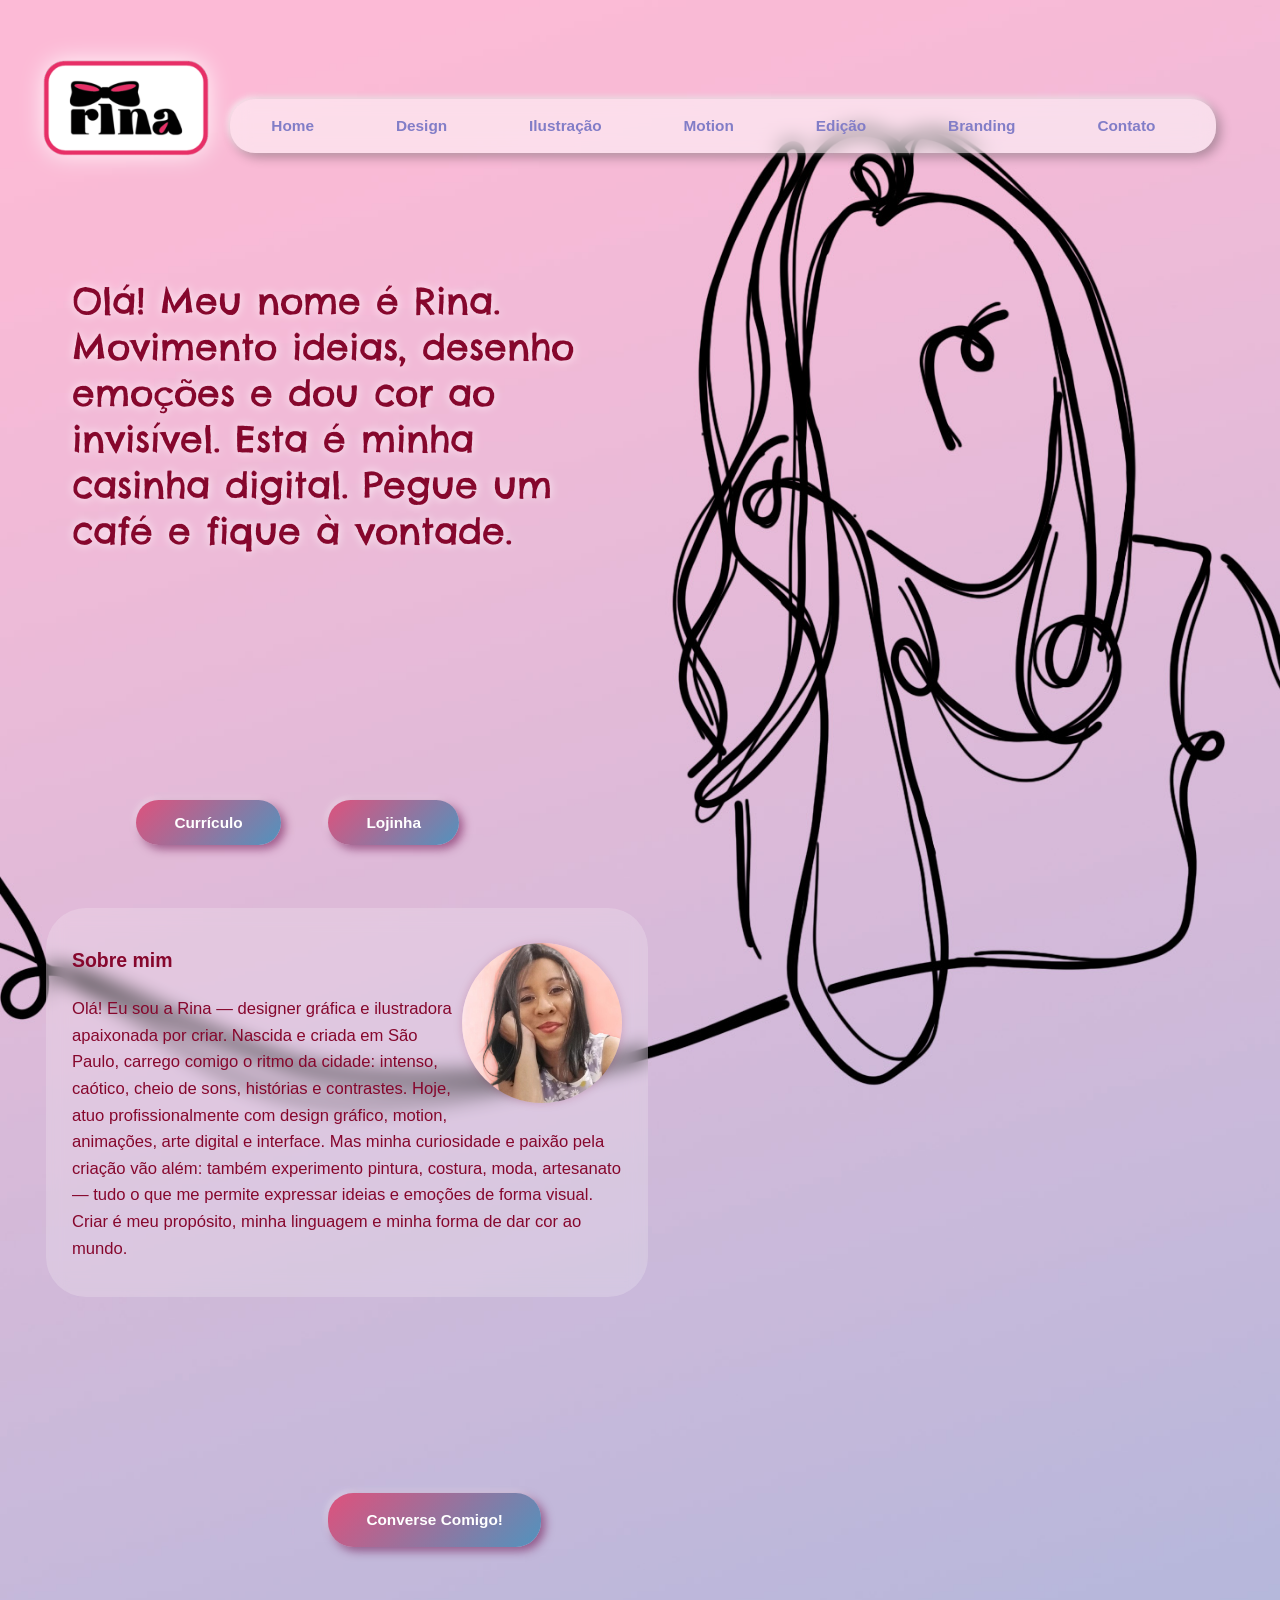
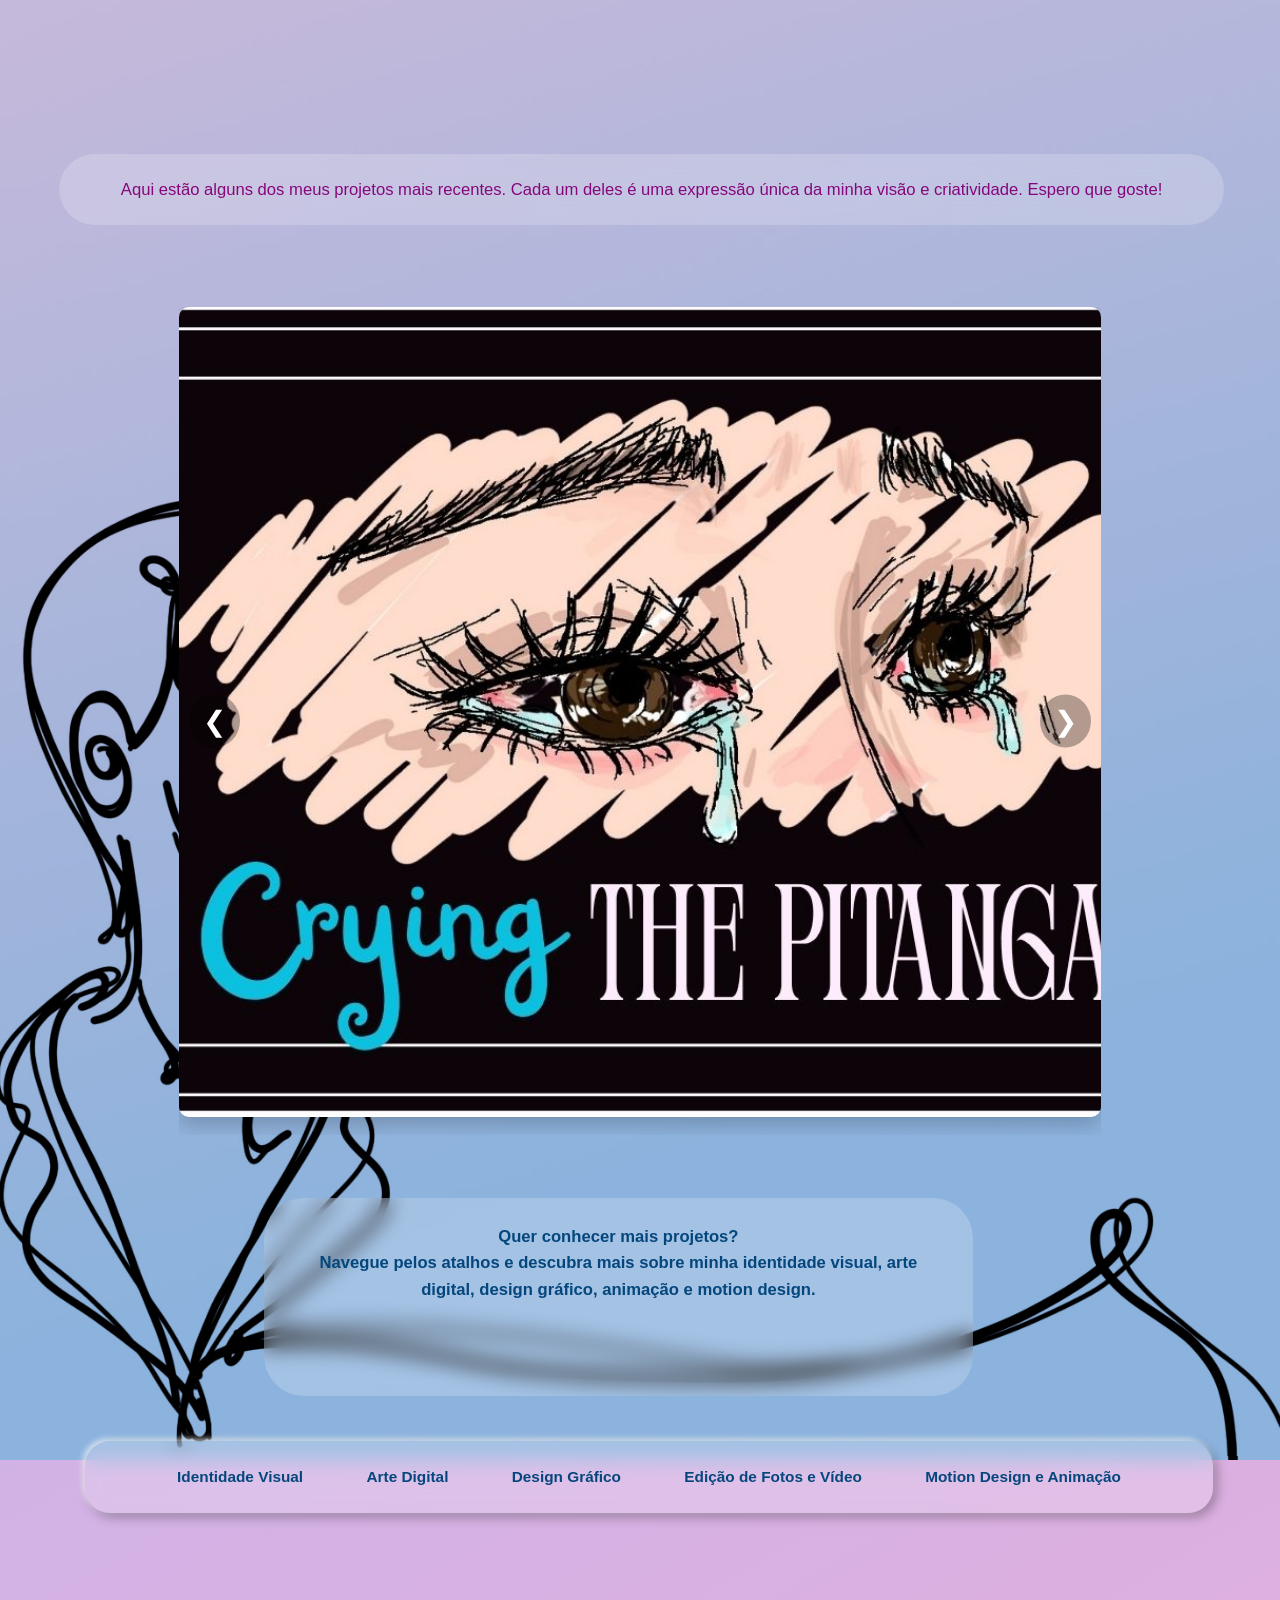
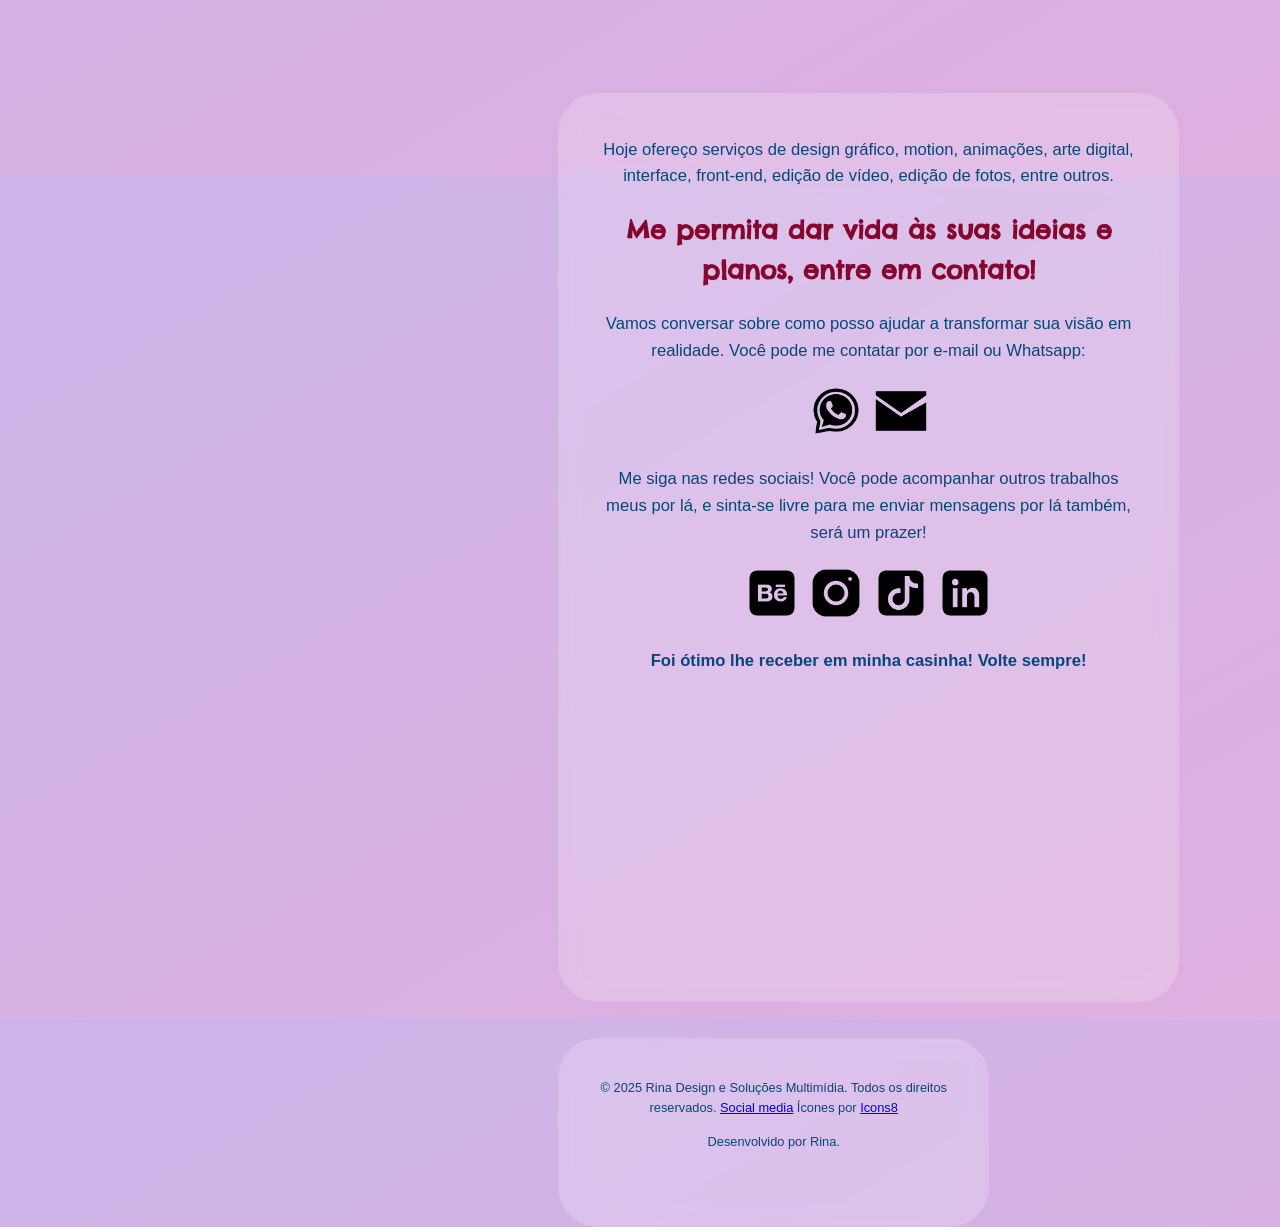
<file: index.html>
<!DOCTYPE html>
<html lang="pt-br">
<head>
    <meta charset="UTF-8">
    <meta name="viewport" content="width=device-width, initial-scale=1.0">
    <title>Rina - Soluções Multimídia</title>
    <style>
        @import url('https://fonts.googleapis.com/css2?family=Chelsea+Market&display=swap');
        </style>
    <link rel="stylesheet" href="estilo.css">
    <link rel="icon" type="image/png" sizes="64x64" href="favicon.png">
 
</head>

<body>
  
  <div class="logo">
    <a href="index.html"><img src="logo-rina.png" alt="logotipo Rina" width="200px" height="200px"></a>
  </div>

  <header class="menu">
  <nav>    
    <!-- Botão hamburguer (mobile) -->
    <button class="hamburguer" id="btn-menu" aria-label="Abrir menu">☰</button>

    <!-- Menu principal -->
    <div class="links" id="menu-links">
    <a href="index.html">Home</a>
    <a href="design.html">Design</a>
    <a href="arte.html">Ilustração</a>
    <a href="motion.html">Motion</a>
    <a href="edicao.html">Edição</a>
    <a href="identidade.html">Branding</a>
    <a href="index.html#final">Contato</a></div>
  </nav>
  </header>

    <div class= "fundo">
        <img src="interface.jpg" alt="background" width="100%" height="100%">
        </div>

    <main class="conteudo">
        <img src="interface2.jpg" alt="Fundo mobile" class="mobile-fundo">
        
        <div class= ola>   
            <p>
                Olá! Meu nome é Rina.
                Movimento ideias, desenho emoções e dou cor ao invisível.
                Esta é minha casinha digital. 
                Pegue um café e fique à vontade.
                                
            </p>
        </div>

    
    <a href="https://www.canva.com/design/DAGjb2WKS_E/EBd_wjp_-xWYGIBP5YscEw/view?utm_content=DAGjb2WKS_E&utm_campaign=designshare&utm_medium=link2&utm_source=uniquelinks&utlId=h130caaaec9" class="cta2" target="_blank">Currículo</a>
    <a href="https://umapenca.com/kimtee/" class="loja" target="_blank">Lojinha</a>

  
    <div class= "bio">
        <p>
            <div id="bio"></div>
            <img class="foto-bio" src="foto-bio.jpg" alt="Foto Biografica" width="160px" height="auto">
             <h3>Sobre mim</h3>
            Olá! Eu sou a Rina — designer gráfica e ilustradora apaixonada por criar. Nascida e criada em São Paulo, carrego comigo o ritmo da cidade: intenso, caótico, cheio de sons, histórias e contrastes. Hoje, atuo profissionalmente com design gráfico, motion, animações, arte digital e interface. Mas minha curiosidade e paixão pela criação vão além: também experimento pintura, costura, moda, artesanato — tudo o que me permite expressar ideias e emoções de forma visual. Criar é meu propósito, minha linguagem e minha forma de dar cor ao mundo.
           
        </p>
    </div>
    <a href="https://wa.me/5511943387174" target="_blank" class="cta" target="_blank">Converse Comigo!</a>

    <div class= "projetos">
        <p>
            Aqui estão alguns dos meus projetos mais recentes. Cada um deles é uma expressão única da minha visão e criatividade. Espero que goste!
            <div id="projetos"></div>
        </p>
    </div>

 <div class="carrossel" id="carrossel">
    <div class="galeria">
    <div class="slide ativo"><a href="arte.html"><img src="imagens/slider/pitanga.jpg" alt="Slide 1"></a><p class="legenda">Arte Digital</p></div>
    <div class="slide"><a href="identidade.html"><img src="imagens/slider/matraca.jpg" alt="Slide 2"></a><p class="legenda">Identidade Visual</p></div>
    <div class="slide"><a href="design.html"><img src="imagens/slider/banner horizontal.png" alt="Slide 3"></a><p class="legenda">Design de Produto</p></div>
    <div class="slide"><a href="design.html"><img src="imagens/slider/ballet.png" alt="Slide 4"></a><p class="legenda">Banner Comercial</p></div>
    <div class="slide"><a href="edicao.html"><img src="imagens/slider/edicao.jpg" alt="Slide 5"></a><p class="legenda">Edição de Fotos</p></div>
  </div>

  <button class="voltar">&#10094;</button>
  <button class="avancar">&#10095;</button>
</div>

<script>
  const slides = document.querySelectorAll('.slide');
  const avancar = document.querySelector('.avancar');
  const voltar = document.querySelector('.voltar');
  const carrossel = document.getElementById('carrossel');

  let indice = 0;
  let intervalo;

  function mostrarSlide(i) {
    slides.forEach((s, idx) => s.classList.remove('ativo'));
    slides[i].classList.add('ativo');
  }

  function proximoSlide() {
    indice = (indice + 1) % slides.length;
    mostrarSlide(indice);
  }

  function slideAnterior() {
    indice = (indice - 1 + slides.length) % slides.length;
    mostrarSlide(indice);
  }

  function iniciarAutoPlay() {
    intervalo = setInterval(proximoSlide, 5000);
  }

  function pararAutoPlay() {
    clearInterval(intervalo);
  }

  avancar.addEventListener('click', () => {
    proximoSlide();
    pararAutoPlay();
    iniciarAutoPlay();
  });

  voltar.addEventListener('click', () => {
    slideAnterior();
    pararAutoPlay();
    iniciarAutoPlay();
  });

  carrossel.addEventListener('mouseenter', pararAutoPlay);
  carrossel.addEventListener('mouseleave', iniciarAutoPlay);

  // Início
  mostrarSlide(indice);
  iniciarAutoPlay();
</script>

</div>


    <div class= "mais-projetos">
        <p>
            Quer conhecer mais projetos?<br>
            Navegue pelos atalhos e descubra mais sobre minha identidade visual, arte digital, design gráfico, animação e motion design.
        </p>
    </div>
</section>

<div class="projetinhos">
    <nav> 
             
        <div class="atalhos">
          <a href="identidade.html" class="atalho 1">Identidade Visual</a>
          <a href="arte.html" class="atalho 2">Arte Digital</a>
          <a href="design.html" class="atalho 3">Design Gráfico</a>
          <a href="edicao.html" class="atalho 4">Edição de Fotos e Vídeo</a>
          <a href="motion.html" class="atalho 5">Motion Design e Animação</a>
        </div>
    </nav>
</div>


    <div class="final">

       
        <p>Hoje ofereço serviços de design gráfico, motion, animações, arte digital, interface, front-end, edição de vídeo, edição de fotos, entre outros. <div id="final"></div>
        <h2 style="color:#86072d">Me permita dar vida às suas ideias e planos, entre em contato!</h2>
        Vamos conversar sobre como posso ajudar a transformar sua visão em realidade.
        Você pode me contatar por e-mail ou Whatsapp:</p>
          <a href="https://wa.me/5511943387174" target="_blank">
          <img src="imagens/icons/whats.png" alt="WhatsApp" width="60"></a>
          <a href="mailto:kkdess@gmail.com">
          <img src="imagens/icons/email.png" alt="Email" width="60"></a>
        <p>Me siga nas redes sociais! Você pode acompanhar outros trabalhos meus por lá, e sinta-se livre para me enviar mensagens por lá também, será um prazer!</p>
        
          <a href="https://www.behance.net/rina_art" target="_blank">
          <img src="imagens/icons/behance.png" alt="Behance" width="60"></a>
          <a href="https://www.instagram.com/k_rina_ilustra" target="_blank">
          <img src="imagens/icons/insta.png" alt="Instagram" width="60"></a>
          <a href="https://www.tiktok.com/@k_rina_ilustra" target="_blank">
          <img src="imagens/icons/tiktok.png" alt="TikTok" width="60"></a>
          <a href="https://www.linkedin.com/in/karina-santos-9a9a9a97" target="_blank"><img src="imagens/icons/linkedin.png" alt="LinkedIn" width="60"></a>

          <p><strong>Foi ótimo lhe receber em minha casinha! Volte sempre!</strong></p>
    </div>


    <div  class="finalzinho">
        <p>© 2025 Rina Design e Soluções Multimídia. Todos os direitos reservados. <a target="_blank" href="https://icons8.com/icon/eNVlnrYsecPX/envelope">Social media</a> Ícones por <a target="_blank" href="https://icons8.com">Icons8</a></p>
        <p>Desenvolvido por Rina.</p>
    </div>
    

  <button id="btn-topo" title="Voltar ao topo">
  <img src="imagens/icons/seta-topo.png" alt="Voltar ao topo" />
</button>

    <div class="fundo-mobile">
        <img src="fundo-mobile.png" alt="Fundo mobile" width="100%" height="100%">
    </div>

 </main>

<script>
  const btnTopo = document.getElementById('btn-topo'); 
  window.addEventListener('scroll', () => { 
  btnTopo.style.display = window.scrollY > 300 ? 'block' : 'none'; }); 
  btnTopo.addEventListener('click', () => { window.scrollTo({ top: 0, behavior: 'smooth' }); 
});

  const btnMenu = document.getElementById('btn-menu');
  const menuLinks = document.getElementById('menu-links');
  const itemProjetos = document.querySelector('.item-com-submenu');

  btnMenu.addEventListener('click', () => {menuLinks.classList.toggle('ativo');
  });

  itemProjetos.addEventListener('click', () => {
    itemProjetos.classList.toggle('ativo');  });

  const btnProjetos = document.querySelector('.item-com-submenu .projetos-toggle');
  const blocoProjetos = document.querySelector('.item-com-submenu');

  btnProjetos.addEventListener('click', (e) => {e.preventDefault(); // evita navegação
  blocoProjetos.classList.toggle('ativo');});

</script>

 


</body>

</html>
</file>
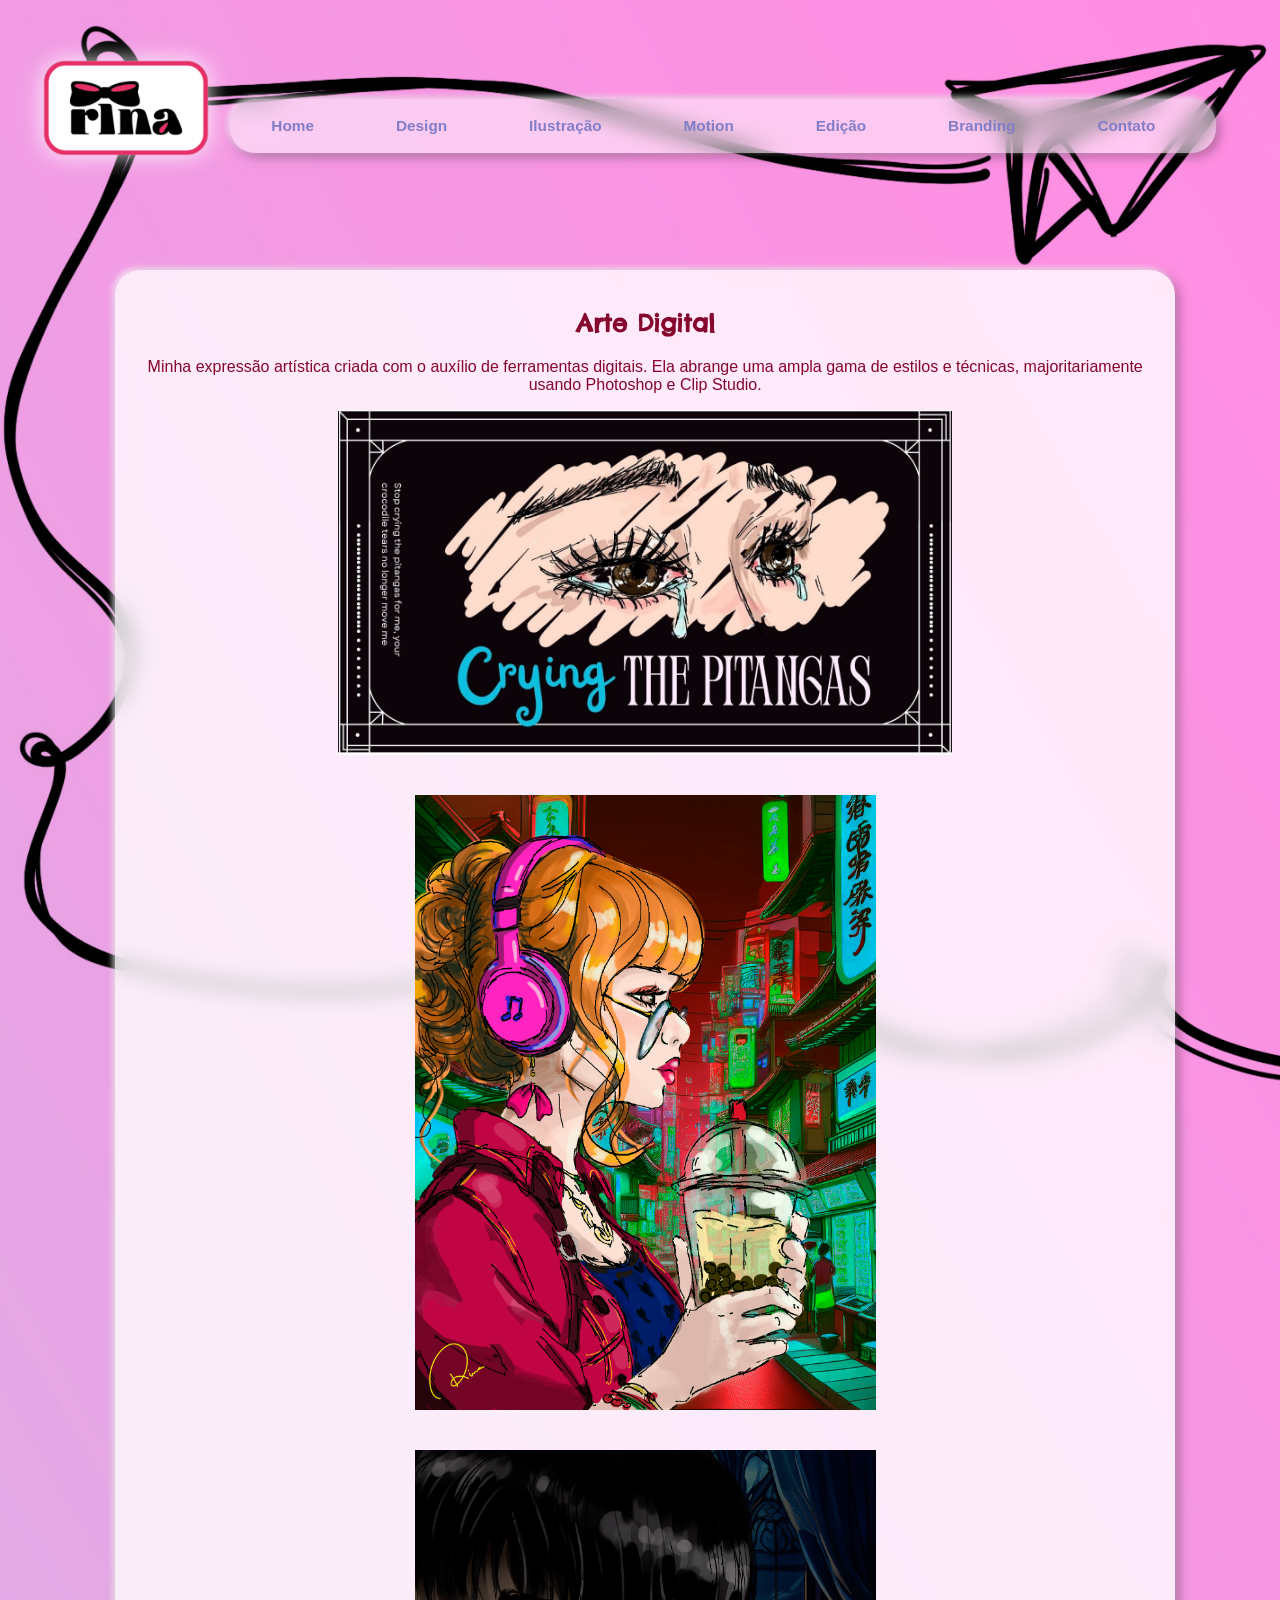
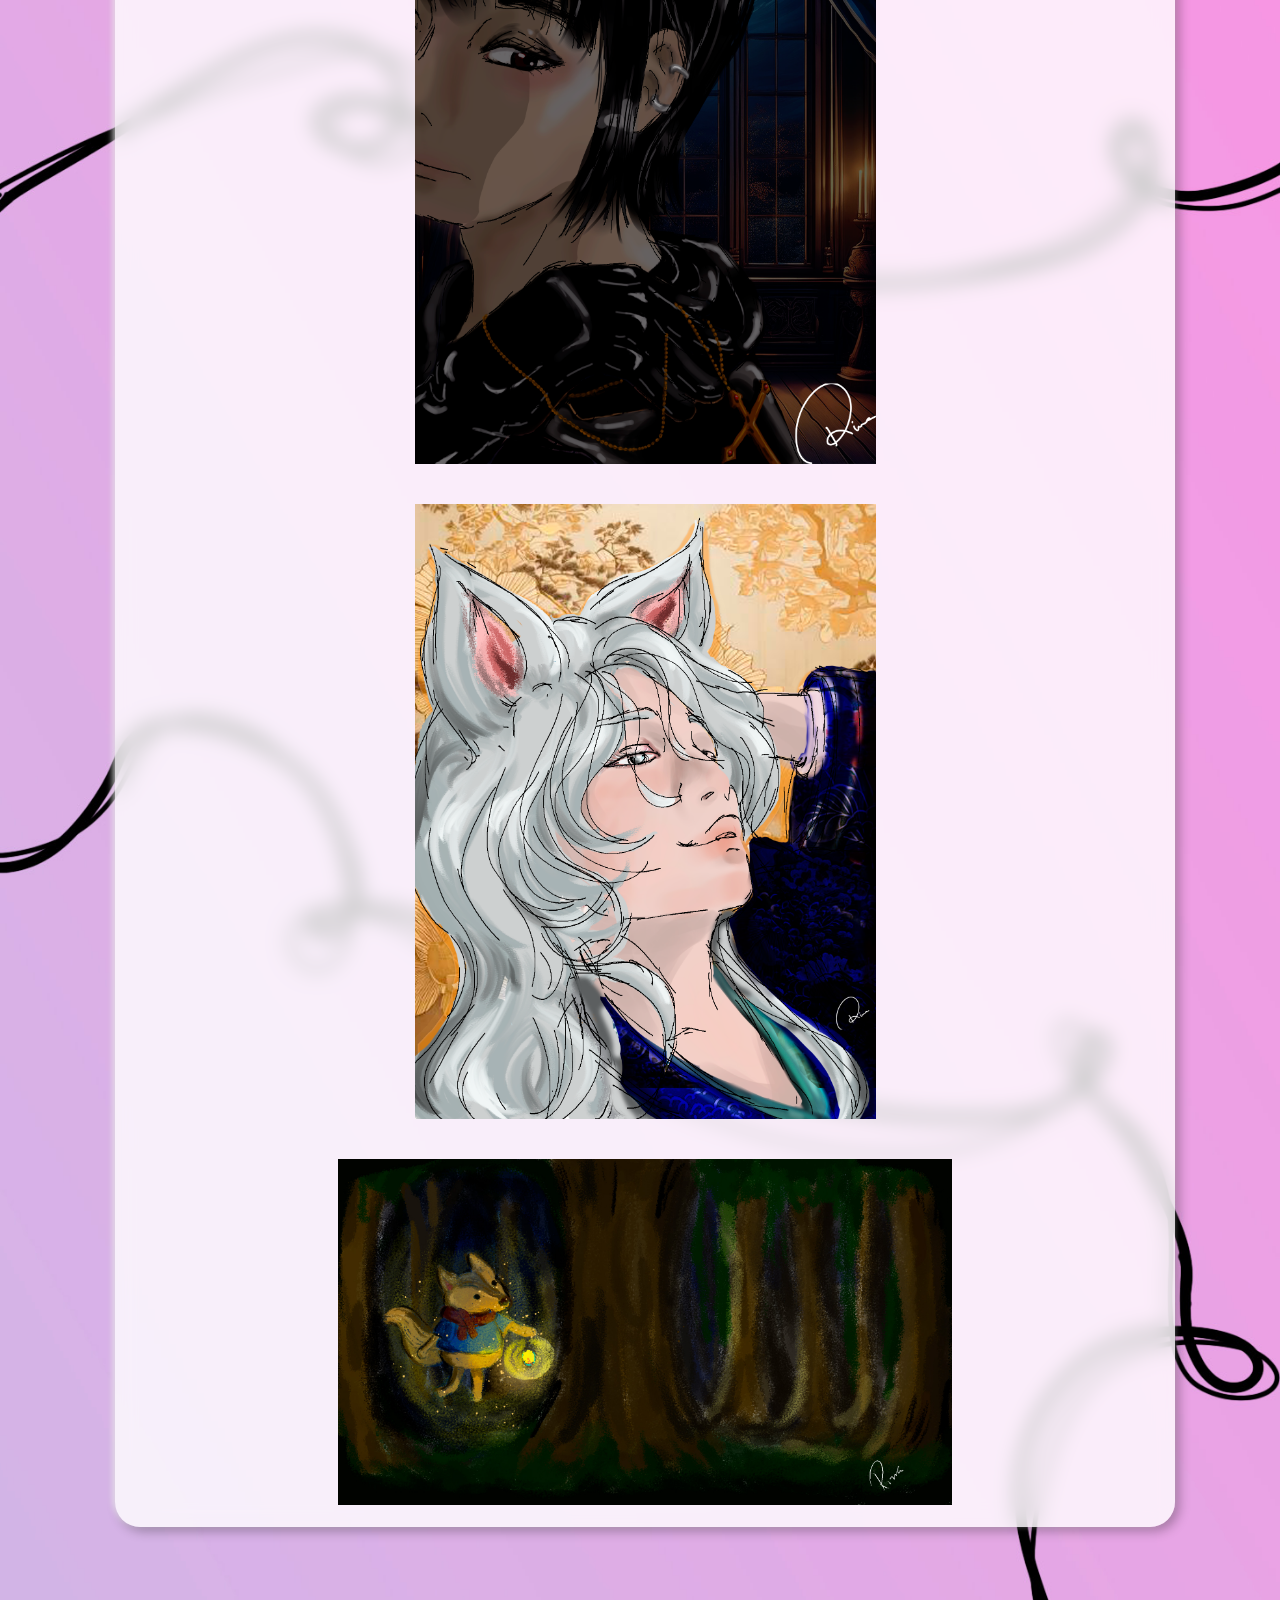
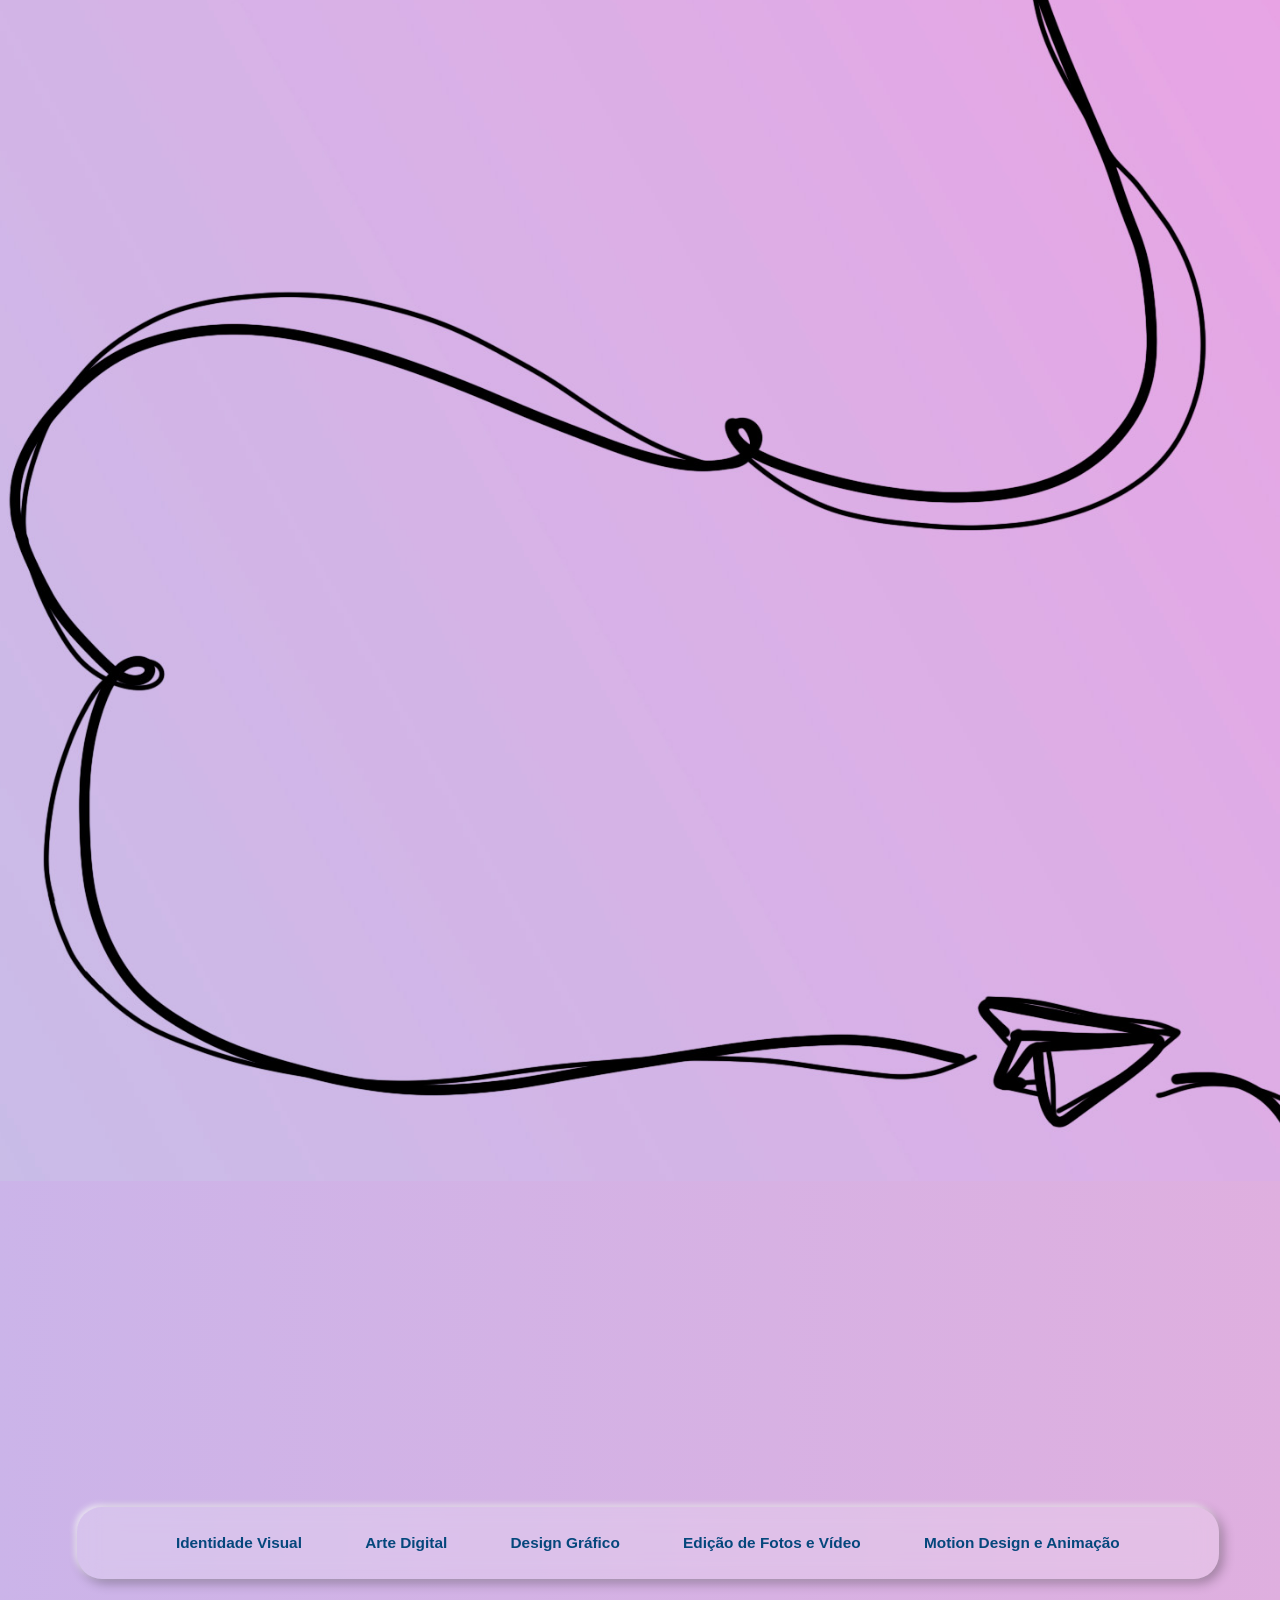
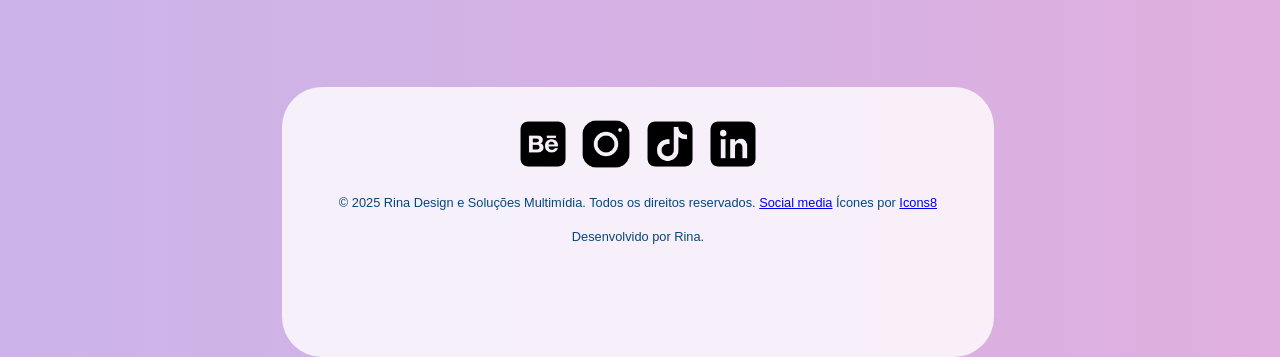
<file: arte.html>
<!DOCTYPE html>
<html lang="pt-br">
<head>
    <meta charset="UTF-8">
    <meta name="viewport" content="width=device-width, initial-scale=1.0">
    <title>Arte Digital</title>
    <style>
        @import url('https://fonts.googleapis.com/css2?family=Chelsea+Market&display=swap');
        </style>
    <link rel="stylesheet" href="estilo.css">
     <link rel="icon" type="image/png" sizes="64x64" href="favicon.png">
</head>

  <div class="logo">
    <a href="index.html"><img src="logo-rina.png" alt="logotipo Rina" width="200px" height="200px"></a>
  </div>


<header class="menu">
  <nav>    
    <!-- Botão hamburguer (mobile) -->
    <button class="hamburguer" id="btn-menu" aria-label="Abrir menu">☰</button>

    <!-- Menu principal -->
    <div class="links" id="menu-links">
    <a href="index.html">Home</a>
    <a href="design.html">Design</a>
    <a href="arte.html">Ilustração</a>
    <a href="motion.html">Motion</a>
    <a href="edicao.html">Edição</a>
    <a href="identidade.html">Branding</a>
    <a href="index.html#final">Contato</a></div>
  </nav>
</header>

<body>
    <div class= "fundo2">
        <img src="fundo3.jpg" alt="background" width="100%" height="100%">
        </div>


<div class="projetinhos3">
    <nav>        
        <div class="atalhos">
          <a href="identidade.html" class="atalho 1">Identidade Visual</a>
          <a href="arte.html" class="atalho 2">Arte Digital</a>
          <a href="design.html" class="atalho 3">Design Gráfico</a>
          <a href="edicao.html" class="atalho 4">Edição de Fotos e Vídeo</a>
          <a href="motion.html" class="atalho 5">Motion Design e Animação</a>
        </div>
    </nav>
</div>

<div class="intro">
    <p><h2>Arte Digital</h2></p>
    <p>Minha expressão artística criada com o auxílio de ferramentas digitais. Ela abrange uma ampla gama de estilos e técnicas, majoritariamente usando Photoshop e Clip Studio.</p>

<img src="imagens/slider/pitanga.jpg" alt="Pitanga" width="60%" height="auto"><br><br><br>
<img src="imagens/arte/ilustra-nigth.png" alt="Night" width="45%" height="auto">
<br><br><br>
<img src="imagens/arte/ilustra-emo.png" alt="Dark" width="45%" height="auto">
<br><br><br>
<img src="imagens/arte/raposao.png" alt="Raposa" width="45%" height="auto">
<br><br><br>
<img src="imagens/arte/Sr.Rapouso.jpg" alt="Floresta" width="60%" height="auto">



    <div  class="finalzinho3">

               <a href="https://www.behance.net/rina_art" target="_blank">
          <img src="imagens/icons/behance.png" alt="Behance" width="60"></a>
          <a href="https://www.instagram.com/k_rina_ilustra" target="_blank">
          <img src="imagens/icons/insta.png" alt="Instagram" width="60"></a>
          <a href="https://www.tiktok.com/@k_rina_ilustra" target="_blank">
          <img src="imagens/icons/tiktok.png" alt="TikTok" width="60"></a>
          <a href="https://www.linkedin.com/in/karina-santos-9a9a9a97" target="_blank"><img src="imagens/icons/linkedin.png" alt="LinkedIn" width="60"></a>
          
        <p>© 2025 Rina Design e Soluções Multimídia. Todos os direitos reservados. <a target="_blank" href="https://icons8.com/icon/eNVlnrYsecPX/envelope">Social media</a> Ícones por <a target="_blank" href="https://icons8.com">Icons8</a></p>
        <p>Desenvolvido por Rina.</p>
    </div>

  <button id="btn-topo" title="Voltar ao topo">
  <img src="imagens/icons/seta-topo.png" alt="Voltar ao topo" />
</button>

<script>
 
  const btnTopo = document.getElementById('btn-topo'); 
  window.addEventListener('scroll', () => { 
  btnTopo.style.display = window.scrollY > 300 ? 'block' : 'none'; }); 
  btnTopo.addEventListener('click', () => { window.scrollTo({ top: 0, behavior: 'smooth' }); 
});

  const btnMenu = document.getElementById('btn-menu');
  const menuLinks = document.getElementById('menu-links');
  const itemProjetos = document.querySelector('.item-com-submenu');

  btnMenu.addEventListener('click', () => {menuLinks.classList.toggle('ativo');
  });

  itemProjetos.addEventListener('click', () => {
    itemProjetos.classList.toggle('ativo');  });

  const btnProjetos = document.querySelector('.item-com-submenu .projetos-toggle');
  const blocoProjetos = document.querySelector('.item-com-submenu');

  btnProjetos.addEventListener('click', (e) => {e.preventDefault(); // evita navegação
  blocoProjetos.classList.toggle('ativo');});

</script>

  </main>


</body>

</html>
</file>
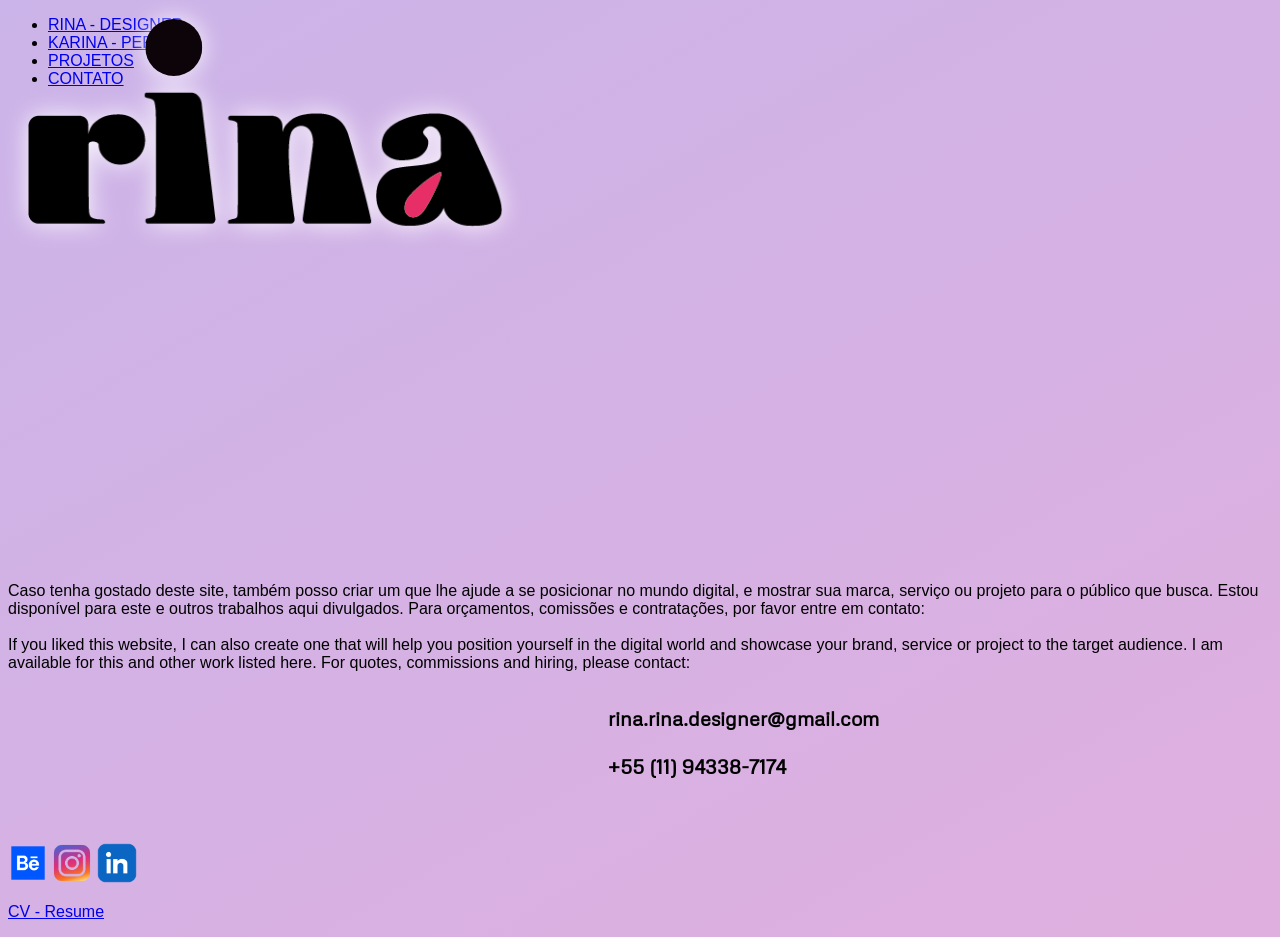
<file: contato.html>
<!DOCTYPE html>
<html lang="pt-br">
<head>
    <link href="https://fonts.googleapis.com/css2?family=Bebas+Neue&family=Metrophobic&display=swap" rel="stylesheet">
    <link href="https://fonts.googleapis.com/css2?family=Bebas+Neue&family=Metrophobic&display=swap" rel="stylesheet">
    <link href="https://fonts.googleapis.com/css2?family=Rubik+Glitch&display=swap" rel="stylesheet">
    <meta charset="UTF-8">
    <meta name="viewport" content="width=device-width, initial-scale=1.0">
    <link rel="icon" href="favicon.png" type="image/x-icon">
    <title>Contato</title>
    <link rel="stylesheet" href="estilo.css">
</head>
<body>
    <header>
        <a href="index.html" class="logo">
            <img src="logotipo.png" alt="Logotipo de Rina - Designer">
        </a>
        <nav>
            <ul class="lista">
                   
                <li>
                    <a href="pagina-rina.html"class="botao-dois">RINA - DESIGNER</a></li>
                <li>
                    <a href="pagina-karina.html"class="botao-dois">KARINA - PERSONA</a></li>
                <li>
                    <a href="projetos.html"class="botao-dois">PROJETOS</a></li>
                <li>
                    <a href="contato.html"class="botao-dois">CONTATO</a></li>
            </ul>
        </nav>
    </header> 
    <div class="conteiner">
        <div class="video-background">
        <video autoplay muted loop playsinline>
        <source
        src="video-background.mp4"
        type="video/mp4">
        </video>
        <div class="overlay"></div>
        </div>
        <video class="video-titulo" autoplay muted>
            <source src="titulo.contact.mp4" type="video/mp4">
        </video>
    </div>

    <div class="content">
        <video autoplay muted loop playsinline class="rina">
            <source src="motion-rina.mp4" type="video/mp4">
        </video>
    
        <div>
            <p class="contatinho">Caso tenha gostado deste site, também posso criar um que lhe ajude a se posicionar no mundo digital, e mostrar sua marca, serviço ou projeto para o público que busca. Estou disponível para este e outros trabalhos aqui divulgados. Para orçamentos, comissões e contratações, por favor entre em contato: 
                <br><br>

            If you liked this website, I can also create one that will help you position yourself in the digital world and showcase your brand, service or project to the target audience. I am available for this and other work listed here. For quotes, commissions and hiring, please contact:

                <br><br> 
                <h1 style="font-size: 20px; margin-left: 600px; font-family: metrophobic;">
                rina.rina.designer@gmail.com
                <br><br>
                +55 (11) 94338-7174 </h1>
                <br><br>
             </p>
        </div>
    </div> 
    <footer>
        <a href="https://www.behance.net/rina_art"><img src="icone-behance.webp" width="40px" alt="icone do behance" ></a>
        <a href="https://www.instagram.com/rina_puce_pink"><img src="icone-insta.png" width="40px" alt="icone do instagram"></a>
        <a href="https://www.linkedin.com/in/karina-santos-9a9a9a97/"><img src="icone-linkedin.webp" width="40px" alt="icone linkedin"></a>
        <a href="https://www.canva.com/design/DAGjb2WKS_E/bZHB0YNEfcgyJkx_ytWNTQ/edit" class="botao"><p>CV - Resume</p></a>
    </footer>   
</body>
</html>
</file>
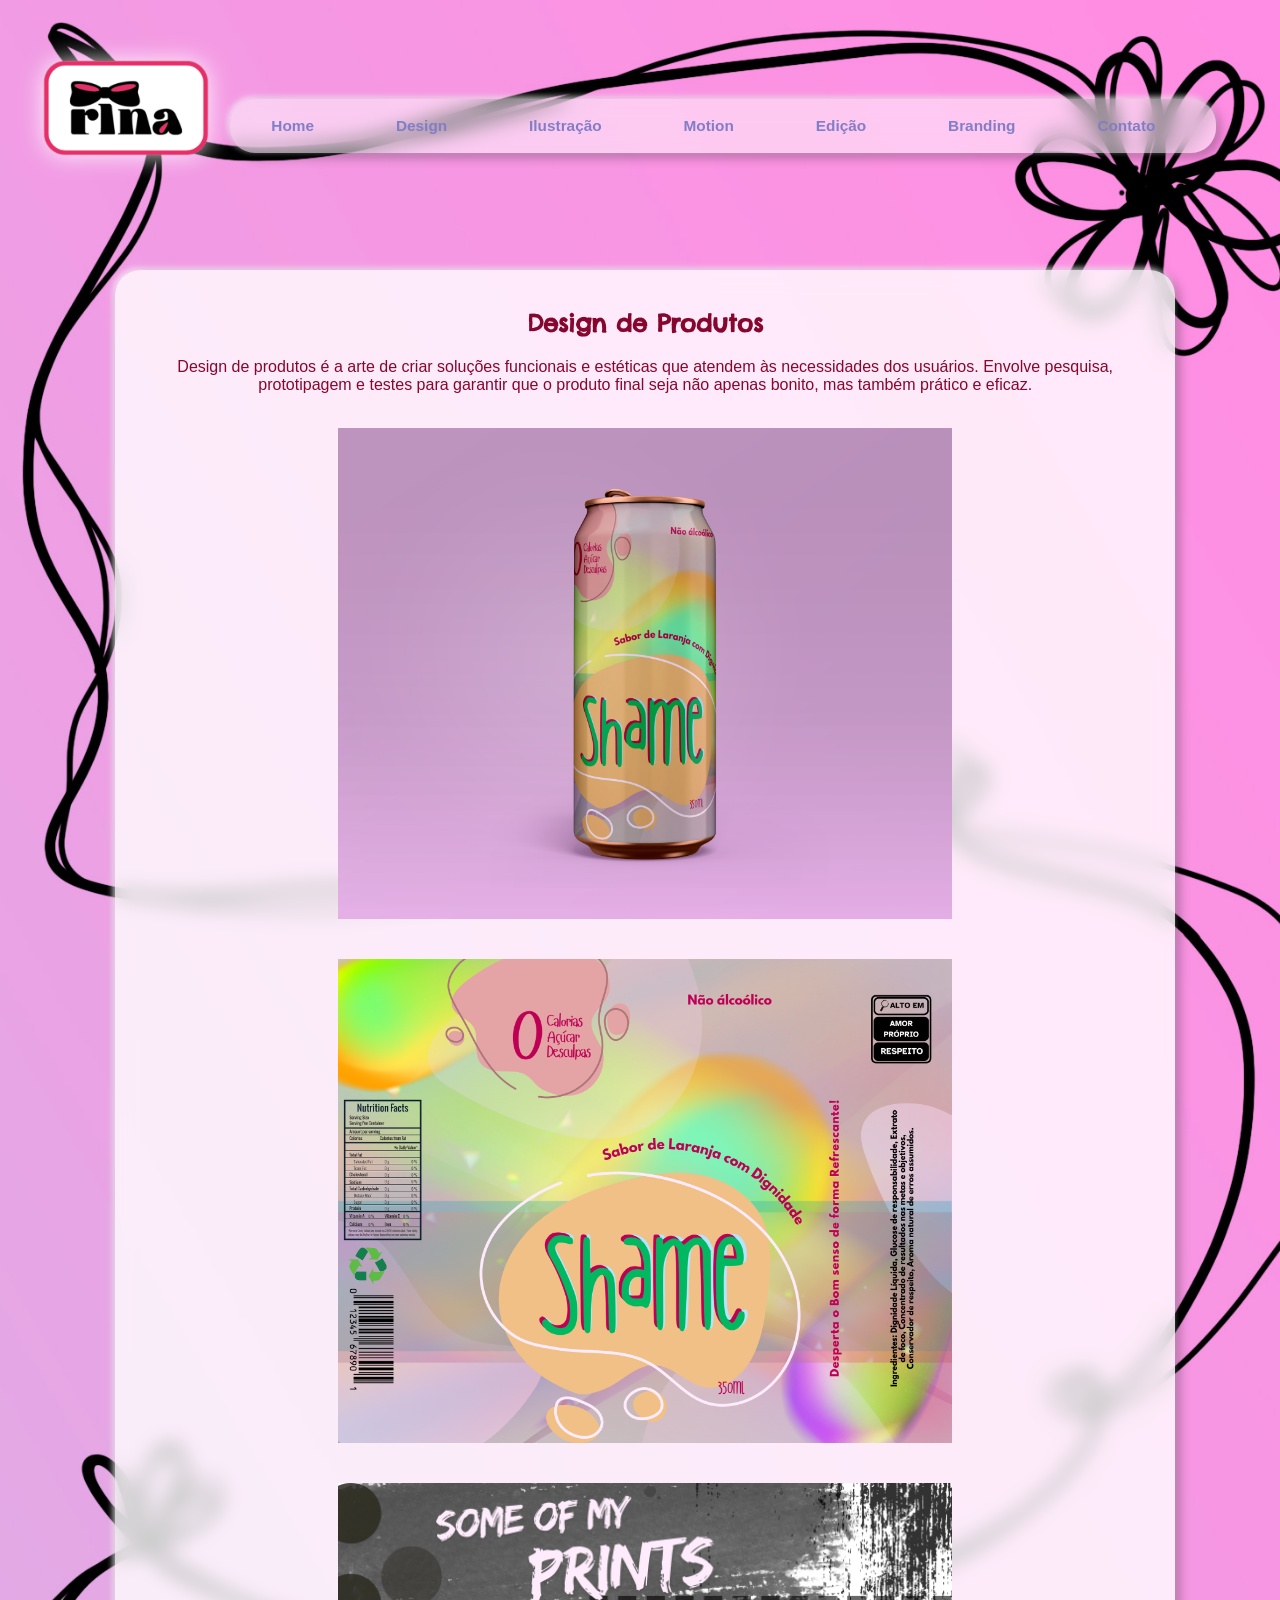
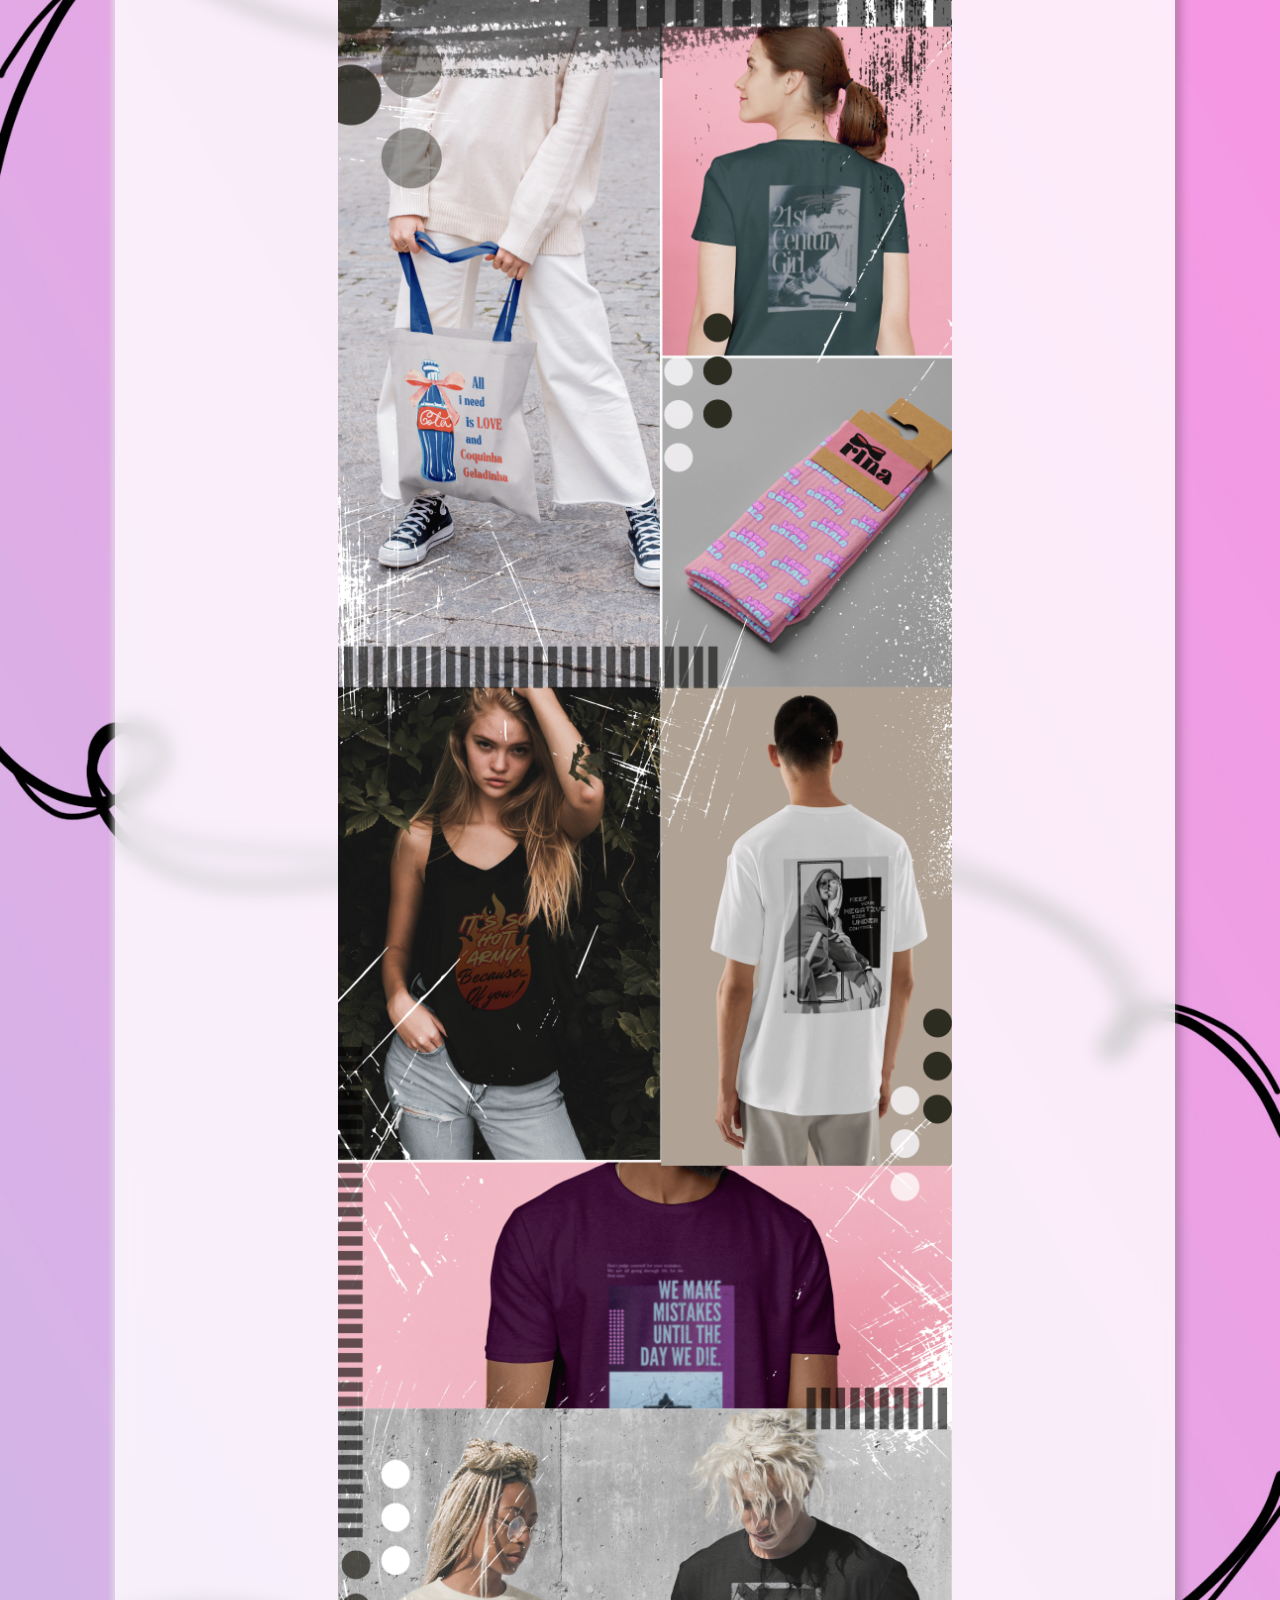
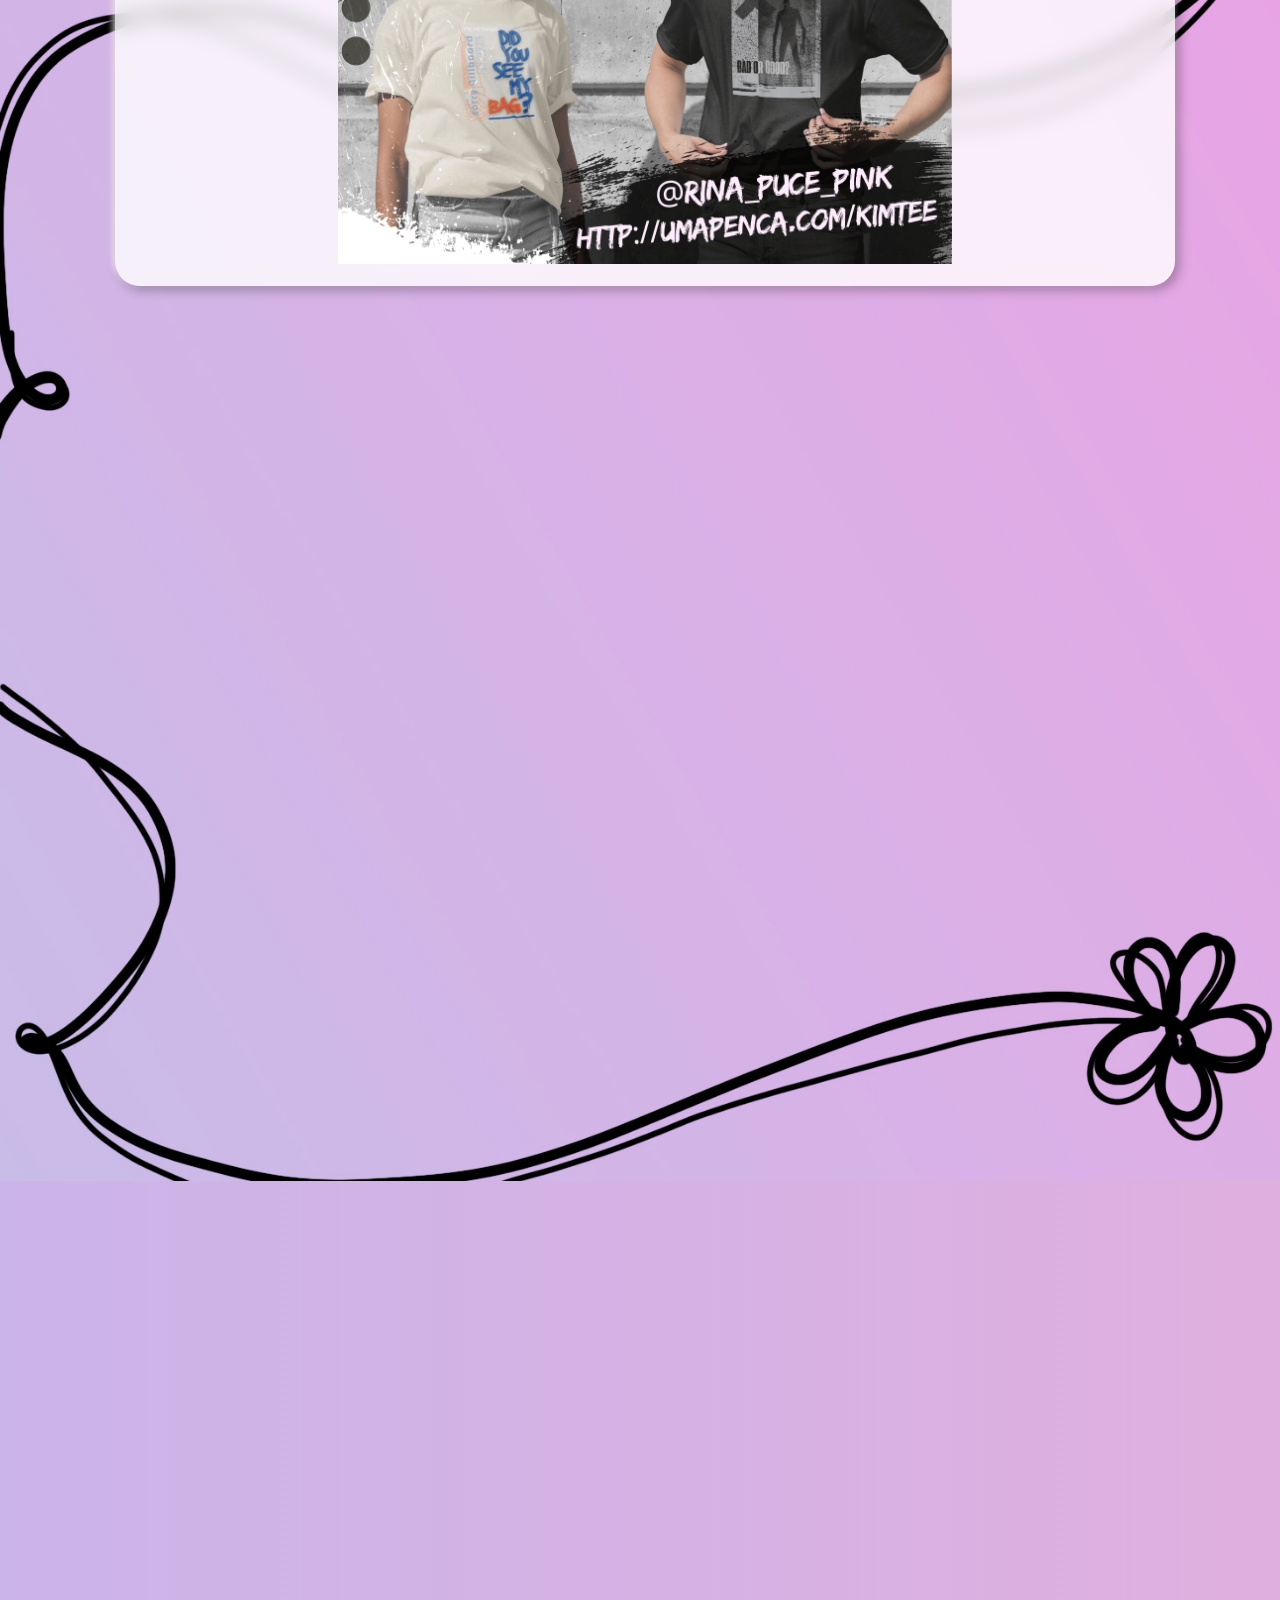
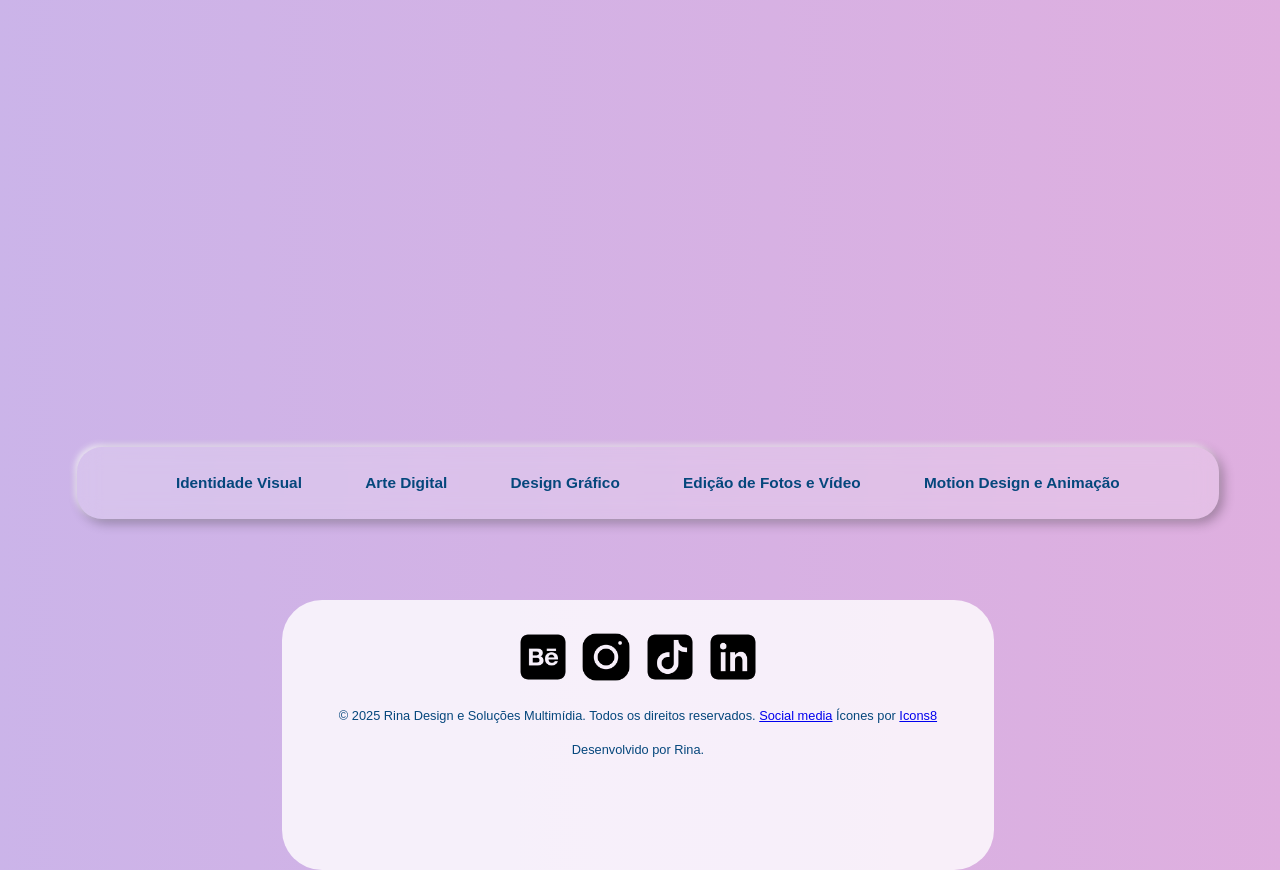
<file: design.html>
<!DOCTYPE html>
<html lang="pt-br">
<head>
    <meta charset="UTF-8">
    <meta name="viewport" content="width=device-width, initial-scale=1.0">
    <title>Design</title>
    <style>
        @import url('https://fonts.googleapis.com/css2?family=Chelsea+Market&display=swap');
        </style>
    <link rel="stylesheet" href="estilo.css">
     <link rel="icon" type="image/png" sizes="64x64" href="favicon.png">
</head>

  <div class="logo">
    <a href="index.html"><img src="logo-rina.png" alt="logotipo Rina" width="200px" height="200px"></a>
  </div>


<header class="menu">
  <nav>    
    <!-- Botão hamburguer (mobile) -->
    <button class="hamburguer" id="btn-menu" aria-label="Abrir menu">☰</button>

    <!-- Menu principal -->
    <div class="links" id="menu-links">
    <a href="index.html">Home</a>
    <a href="design.html">Design</a>
    <a href="arte.html">Ilustração</a>
    <a href="motion.html">Motion</a>
    <a href="edicao.html">Edição</a>
    <a href="identidade.html">Branding</a>
    <a href="index.html#final">Contato</a></div>
  </nav>
</header>


<body>
    <div class= "fundo4">
        <img src="fundo2.jpg" alt="background" width="100%" height="100%">
        
        </div>


<div class="projetinhos4">
    <nav>        
        <div class="atalhos">
          <a href="identidade.html" class="atalho 1">Identidade Visual</a>
          <a href="arte.html" class="atalho 2">Arte Digital</a>
          <a href="design.html" class="atalho 3">Design Gráfico</a>
          <a href="edicao.html" class="atalho 4">Edição de Fotos e Vídeo</a>
          <a href="motion.html" class="atalho 5">Motion Design e Animação</a>
        </div>
    </nav>
</div>

<div class="intro">
    <p><h2>Design de Produtos</h2></p>
    <p>Design de produtos é a arte de criar soluções funcionais e estéticas que atendem às necessidades dos usuários. Envolve pesquisa, prototipagem e testes para garantir que o produto final seja não apenas bonito, mas também prático e eficaz.</p>
<br>
<img src="imagens/design/2lata.jpg" alt="Lata" width="60%" height="auto">
<br><br><br>
<img src="imagens/design/5embalagem.png" alt="Embalagem" width="60%" height="auto">
<br><br><br>
<img src="imagens/design/paint.png" alt="Estampas" width="60%" height="auto">

    <div  class="finalzinho4">

          <a href="https://www.behance.net/rina_art" target="_blank">
          <img src="imagens/icons/behance.png" alt="Behance" width="60"></a>
          <a href="https://www.instagram.com/k_rina_ilustra" target="_blank">
          <img src="imagens/icons/insta.png" alt="Instagram" width="60"></a>
          <a href="https://www.tiktok.com/@k_rina_ilustra" target="_blank">
          <img src="imagens/icons/tiktok.png" alt="TikTok" width="60"></a>
          <a href="https://www.linkedin.com/in/karina-santos-9a9a9a97" target="_blank"><img src="imagens/icons/linkedin.png" alt="LinkedIn" width="60"></a>

        <p>© 2025 Rina Design e Soluções Multimídia. Todos os direitos reservados. <a target="_blank" href="https://icons8.com/icon/eNVlnrYsecPX/envelope">Social media</a> Ícones por <a target="_blank" href="https://icons8.com">Icons8</a></p>
        <p>Desenvolvido por Rina.</p>
    </div>

     <button id="btn-topo" title="Voltar ao topo">
  <img src="imagens/icons/seta-topo.png" alt="Voltar ao topo" />
</button>

<script>
  
  const btnTopo = document.getElementById('btn-topo'); 
  window.addEventListener('scroll', () => { 
  btnTopo.style.display = window.scrollY > 300 ? 'block' : 'none'; }); 
  btnTopo.addEventListener('click', () => { window.scrollTo({ top: 0, behavior: 'smooth' }); 
});

  const btnMenu = document.getElementById('btn-menu');
  const menuLinks = document.getElementById('menu-links');
  const itemProjetos = document.querySelector('.item-com-submenu');

  btnMenu.addEventListener('click', () => {menuLinks.classList.toggle('ativo');
  });

  itemProjetos.addEventListener('click', () => {
    itemProjetos.classList.toggle('ativo');  });

  const btnProjetos = document.querySelector('.item-com-submenu .projetos-toggle');
  const blocoProjetos = document.querySelector('.item-com-submenu');

  btnProjetos.addEventListener('click', (e) => {e.preventDefault(); // evita navegação
  blocoProjetos.classList.toggle('ativo');});

</script>

</body>

</html>
</file>
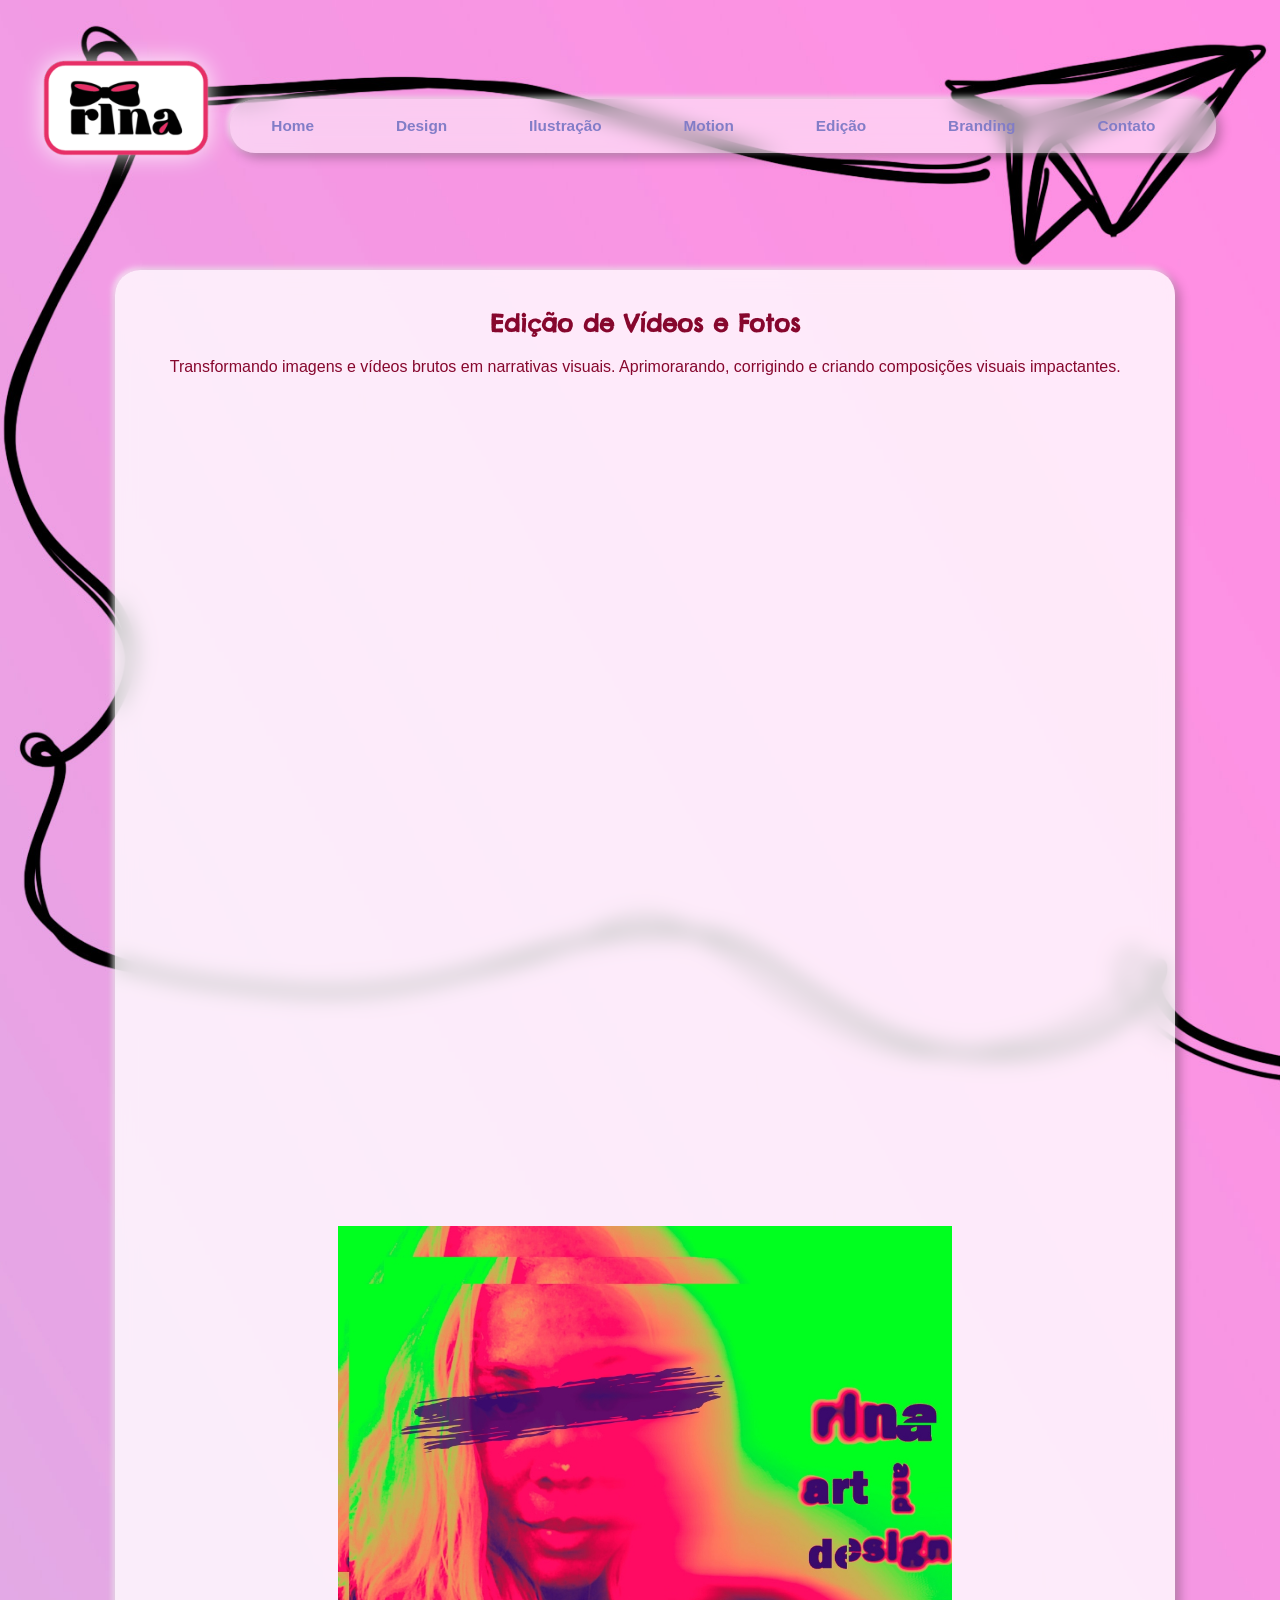
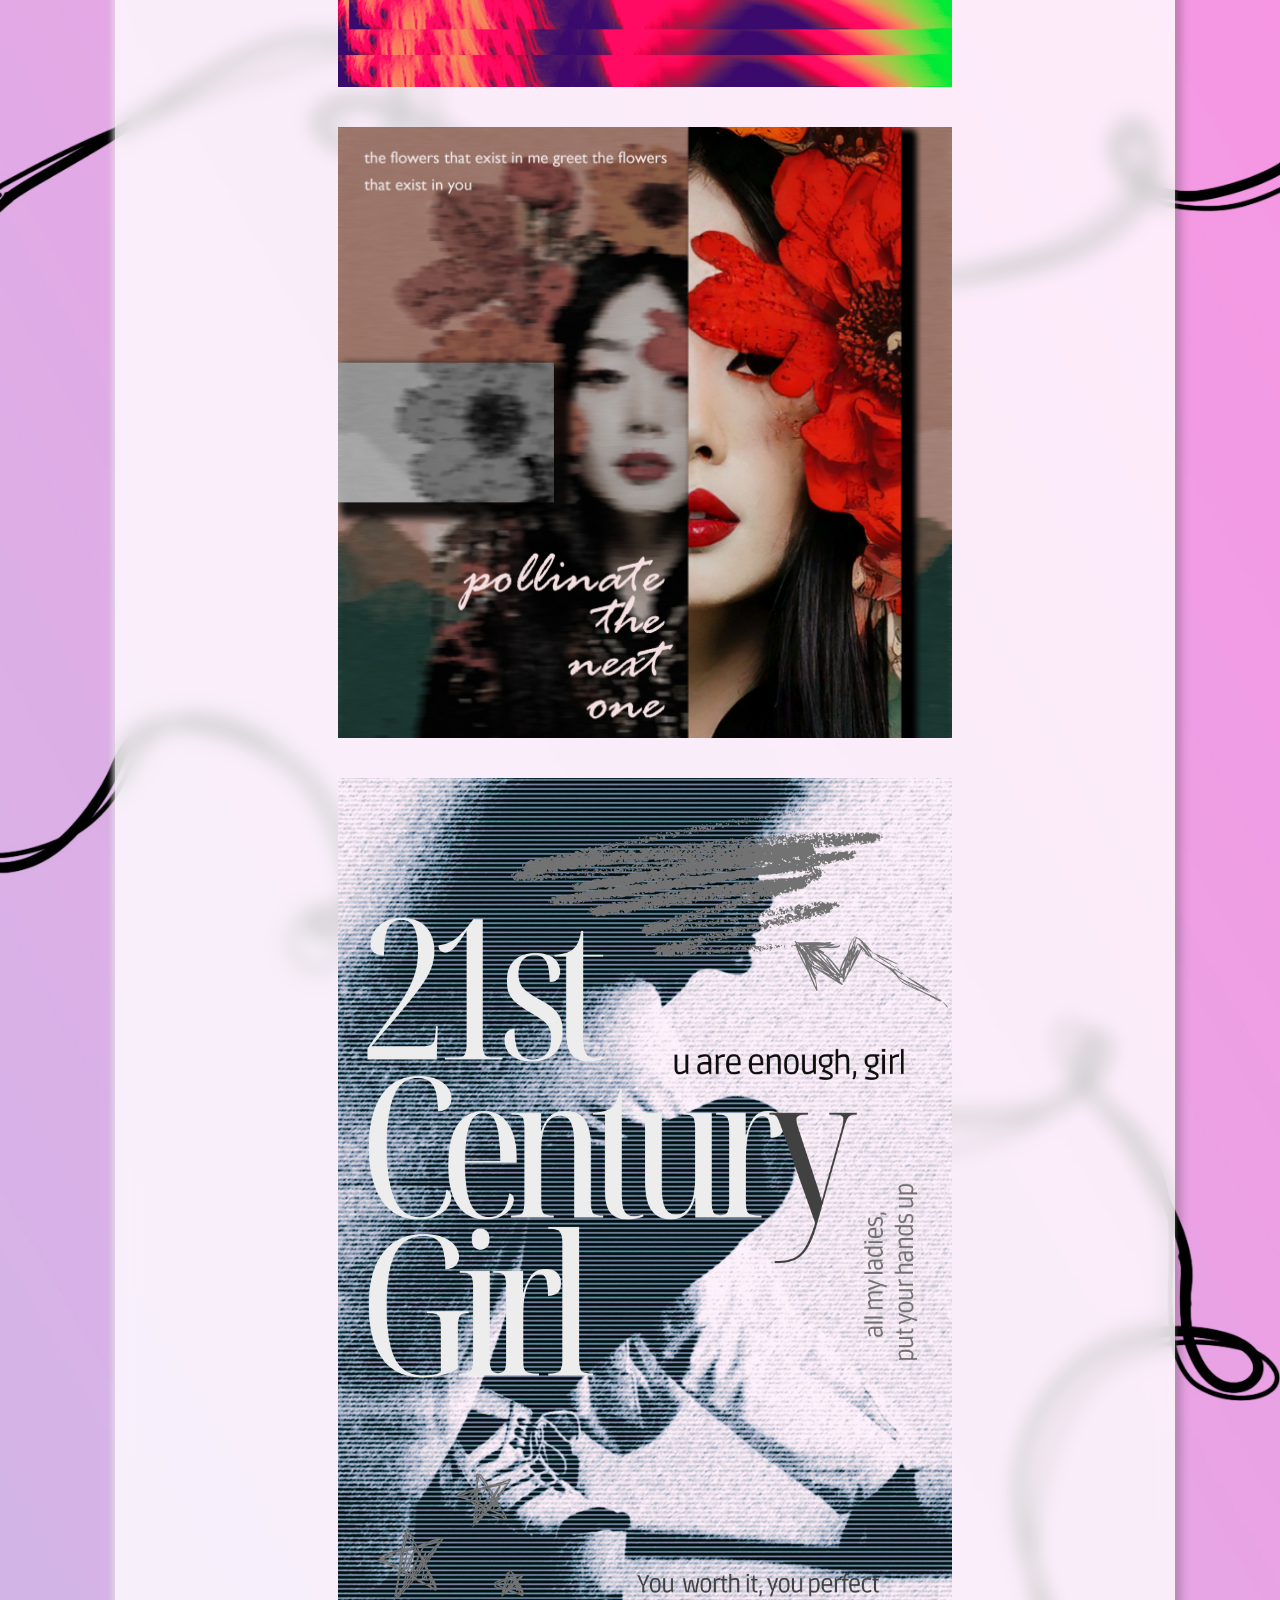
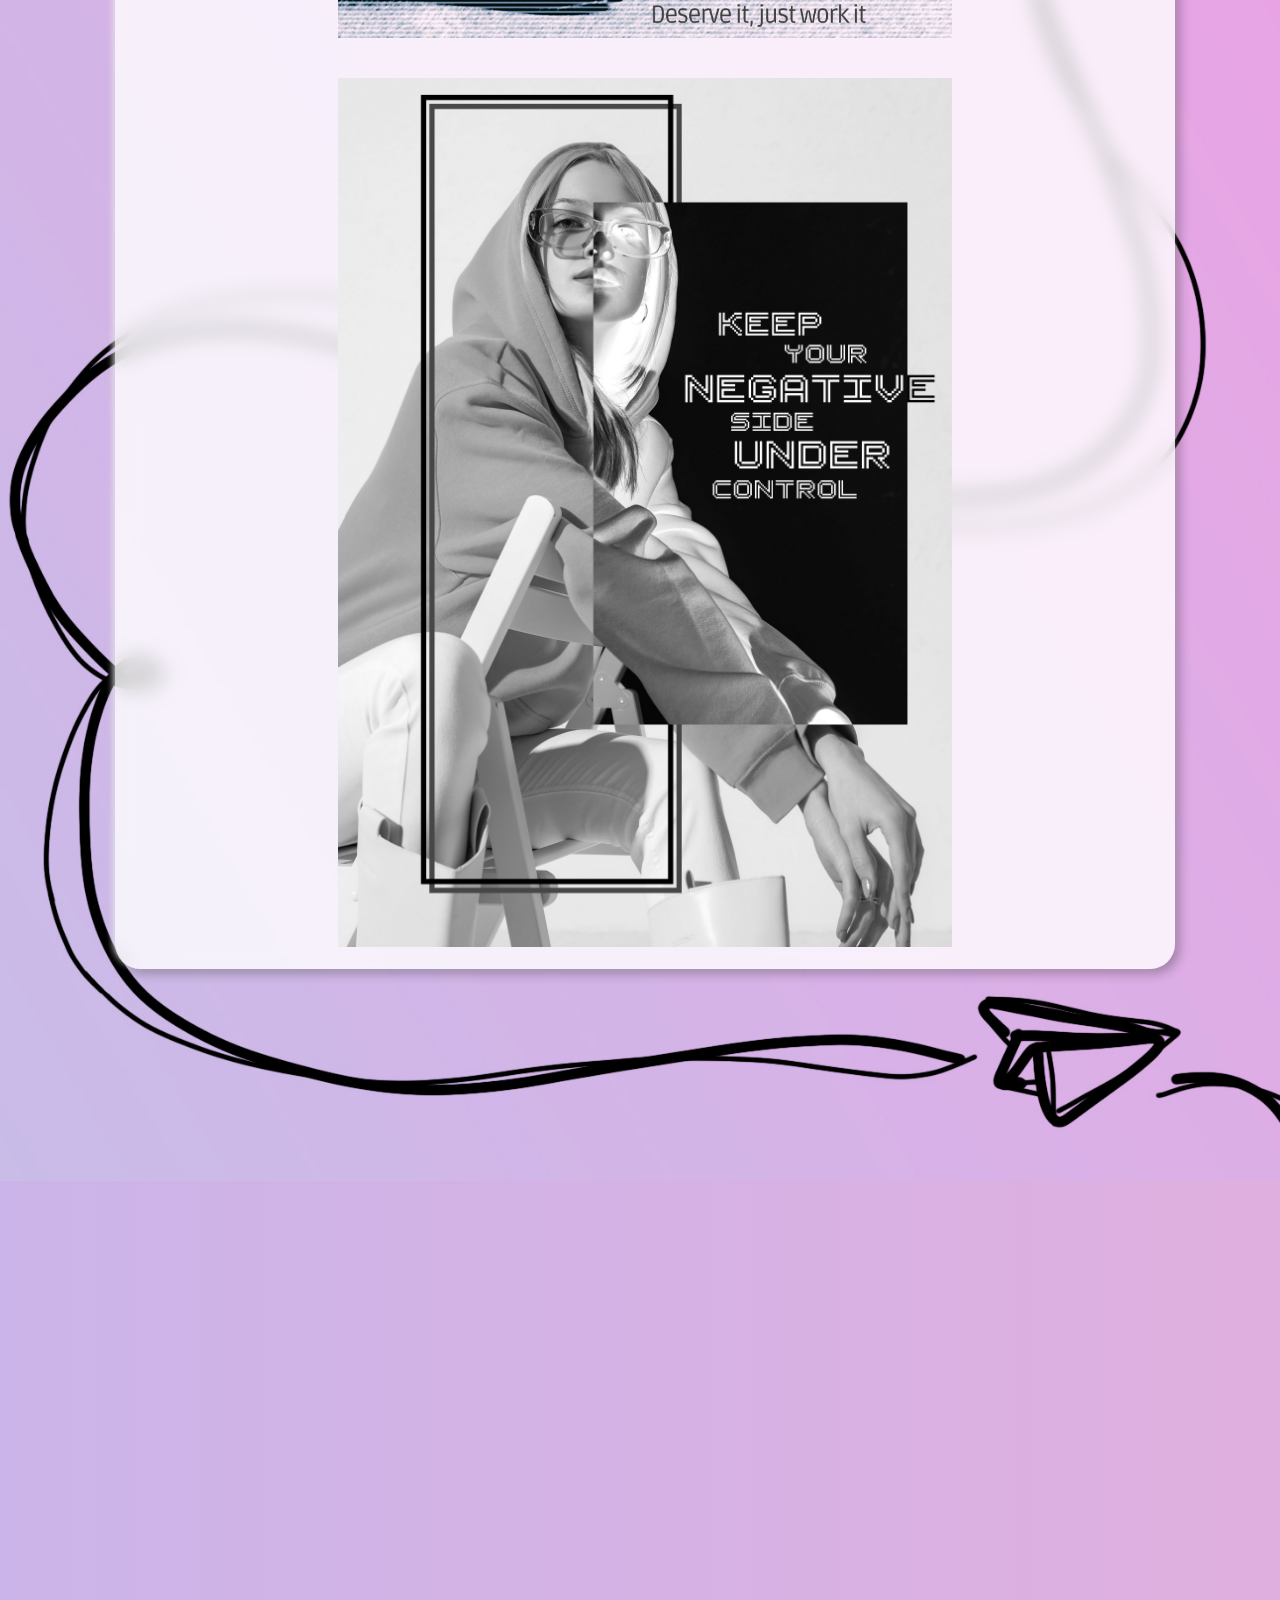
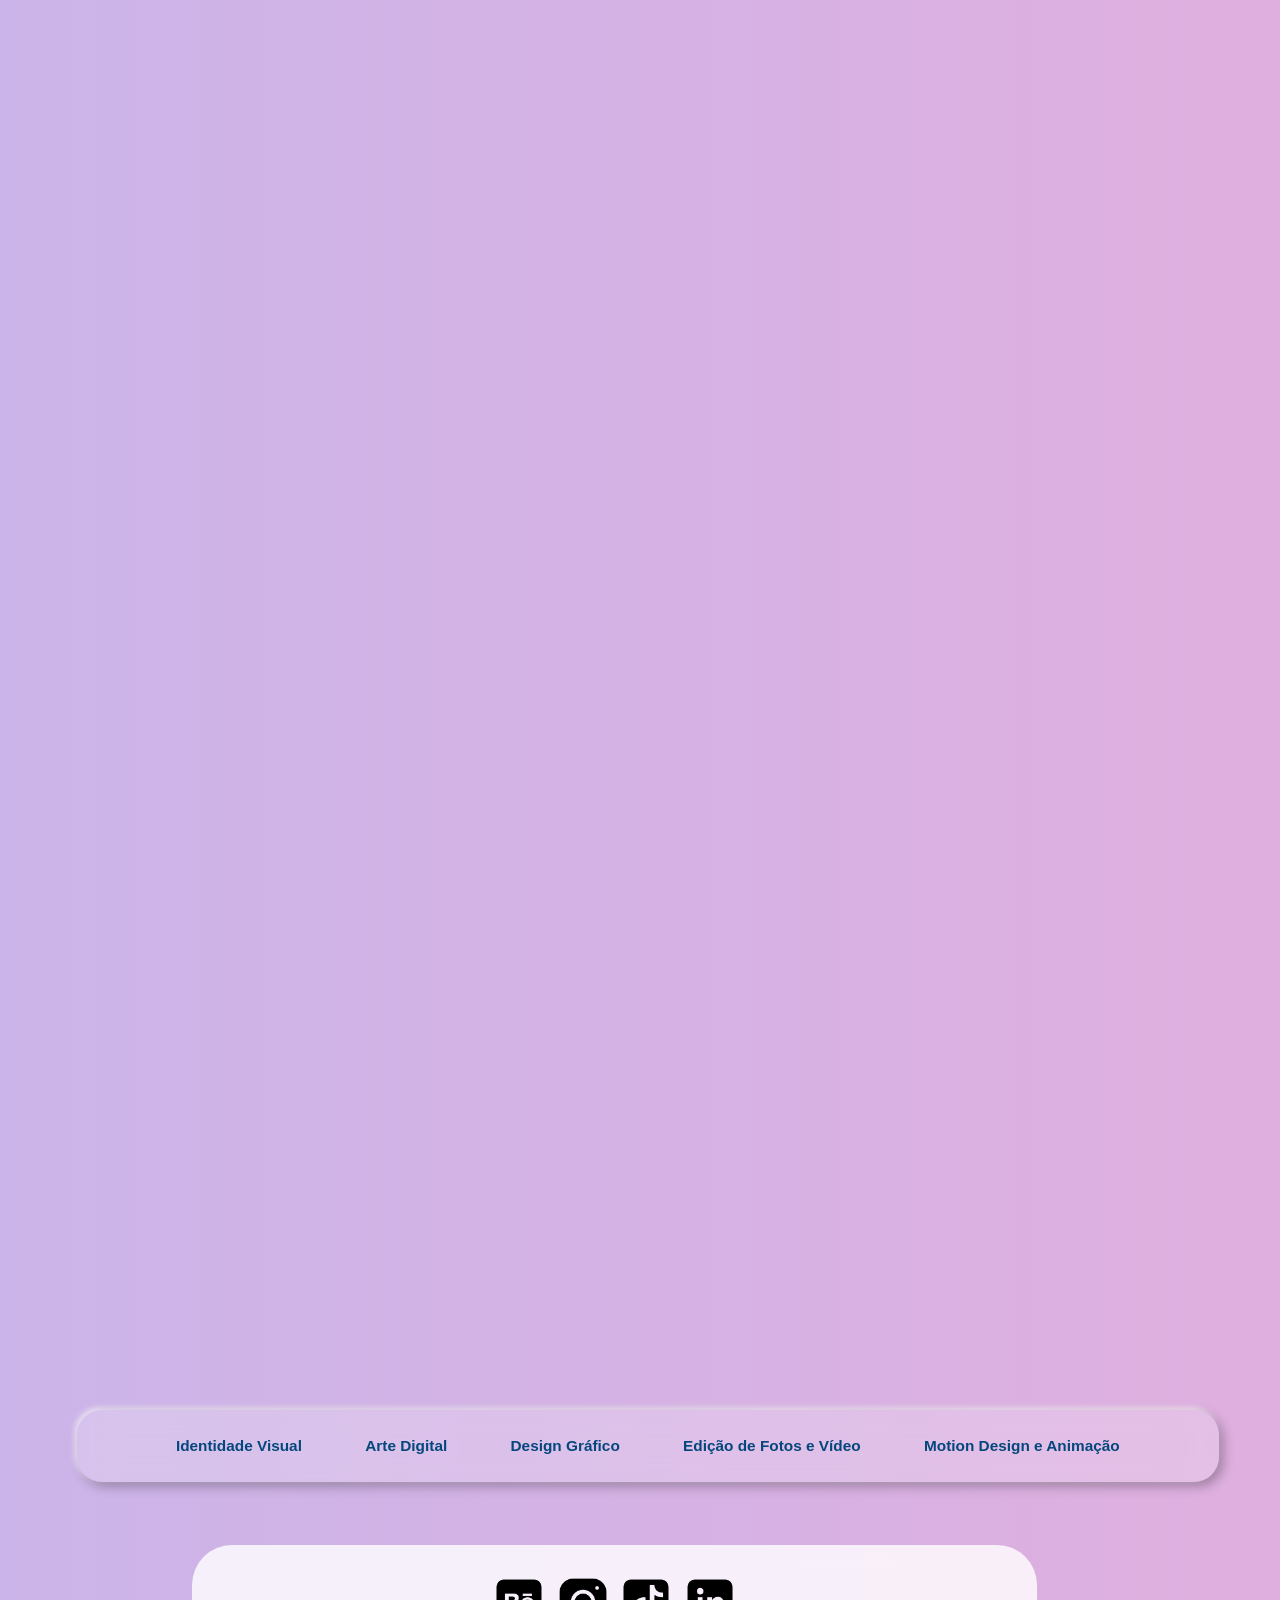
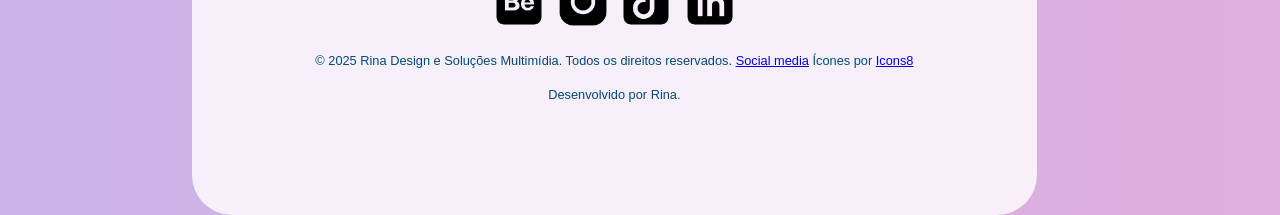
<file: edicao.html>
<!DOCTYPE html>
<html lang="pt-br">
<head>
    <meta charset="UTF-8">
    <meta name="viewport" content="width=device-width, initial-scale=1.0">
    <title>Edição de Fotos e Vídeos</title>
    <style>
        @import url('https://fonts.googleapis.com/css2?family=Chelsea+Market&display=swap');
        </style>
    <link rel="stylesheet" href="estilo.css">
     <link rel="icon" type="image/png" sizes="64x64" href="favicon.png">
</head>

  <div class="logo">
    <a href="index.html"><img src="logo-rina.png" alt="logotipo Rina" width="200px" height="200px"></a>
  </div>

  

<header class="menu">
  <nav>    
    <!-- Botão hamburguer (mobile) -->
    <button class="hamburguer" id="btn-menu" aria-label="Abrir menu">☰</button>

    <!-- Menu principal -->
    <div class="links" id="menu-links">
    <a href="index.html">Home</a>
    <a href="design.html">Design</a>
    <a href="arte.html">Ilustração</a>
    <a href="motion.html">Motion</a>
    <a href="edicao.html">Edição</a>
    <a href="identidade.html">Branding</a>
    <a href="index.html#final">Contato</a></div>
  </nav>
</header>


<body>

    
    <div class= "fundo5">
                <img src="fundo3.jpg" alt="background" width="100%" height="100%">
        </div>

<div class="projetinhos5">
    <nav>        
        <div class="atalhos">
          <a href="identidade.html" class="atalho 1">Identidade Visual</a>
          <a href="arte.html" class="atalho 2">Arte Digital</a>
          <a href="design.html" class="atalho 3">Design Gráfico</a>
          <a href="edicao.html" class="atalho 4">Edição de Fotos e Vídeo</a>
          <a href="motion.html" class="atalho 5">Motion Design e Animação</a>
        </div>
    </nav>
</div>

<div class="intro">
    <p><h2>Edição de Vídeos e Fotos</h2></p>
    <p>Transformando imagens e vídeos brutos em narrativas visuais. Aprimorarando, corrigindo e criando composições visuais impactantes.</p>
    <br><br><br>
            <iframe width="645" height="350" src="https://www.youtube.com/embed/kHV7rYVmr0k?si=9CpFCjSTqjLbtYuT" title="YouTube video player" frameborder="0" allow="accelerometer; autoplay; clipboard-write; encrypted-media; gyroscope; picture-in-picture; web-share" referrerpolicy="strict-origin-when-cross-origin" allowfullscreen></iframe>
            <br><br><br>
            <iframe width="645" height="350" src="https://www.youtube.com/embed/6HiBRMWiWiM?si=L6-NTQs2Zv73J-p5" title="YouTube video player" frameborder="0" allow="accelerometer; autoplay; clipboard-write; encrypted-media; gyroscope; picture-in-picture; web-share" referrerpolicy="strict-origin-when-cross-origin" allowfullscreen></iframe>
            <br><br><br>

<img src="imagens/slider/edicao.jpg" alt="Edição" width="60%" height="auto">
<br><br><br>
<img src="imagens/edicao/flowers.jpg" alt="Flowers" width="60%" height="auto">
<br><br><br>
<img src="imagens/edicao/banner-girl.jpg" alt="Girl" width="60%" height="auto">
<br><br><br>
<img src="imagens/edicao/under control.jpg" alt="Control" width="60%" height="auto">
                 <br>

    </div>


    <div  class="finalzinho5">

          <a href="https://www.behance.net/rina_art" target="_blank">
          <img src="imagens/icons/behance.png" alt="Behance" width="60"></a>
          <a href="https://www.instagram.com/k_rina_ilustra" target="_blank">
          <img src="imagens/icons/insta.png" alt="Instagram" width="60"></a>
          <a href="https://www.tiktok.com/@k_rina_ilustra" target="_blank">
          <img src="imagens/icons/tiktok.png" alt="TikTok" width="60"></a>
          <a href="https://www.linkedin.com/in/karina-santos-9a9a9a97" target="_blank"><img src="imagens/icons/linkedin.png" alt="LinkedIn" width="60"></a>

        <p>© 2025 Rina Design e Soluções Multimídia. Todos os direitos reservados. <a target="_blank" href="https://icons8.com/icon/eNVlnrYsecPX/envelope">Social media</a> Ícones por <a target="_blank" href="https://icons8.com">Icons8</a></p>
        <p>Desenvolvido por Rina.</p>
    </div>

  <button id="btn-topo" title="Voltar ao topo">
  <img src="imagens/icons/seta-topo.png" alt="Voltar ao topo" />
</button>

<script>
  
  const btnTopo = document.getElementById('btn-topo'); 
  window.addEventListener('scroll', () => { 
  btnTopo.style.display = window.scrollY > 300 ? 'block' : 'none'; }); 
  btnTopo.addEventListener('click', () => { window.scrollTo({ top: 0, behavior: 'smooth' }); 
});

  const btnMenu = document.getElementById('btn-menu');
  const menuLinks = document.getElementById('menu-links');
  const itemProjetos = document.querySelector('.item-com-submenu');

  btnMenu.addEventListener('click', () => {menuLinks.classList.toggle('ativo');
  });

  itemProjetos.addEventListener('click', () => {
    itemProjetos.classList.toggle('ativo');  });

  const btnProjetos = document.querySelector('.item-com-submenu .projetos-toggle');
  const blocoProjetos = document.querySelector('.item-com-submenu');

  btnProjetos.addEventListener('click', (e) => {e.preventDefault(); // evita navegação
  blocoProjetos.classList.toggle('ativo');});

</script>


</body>

</html>
</file>
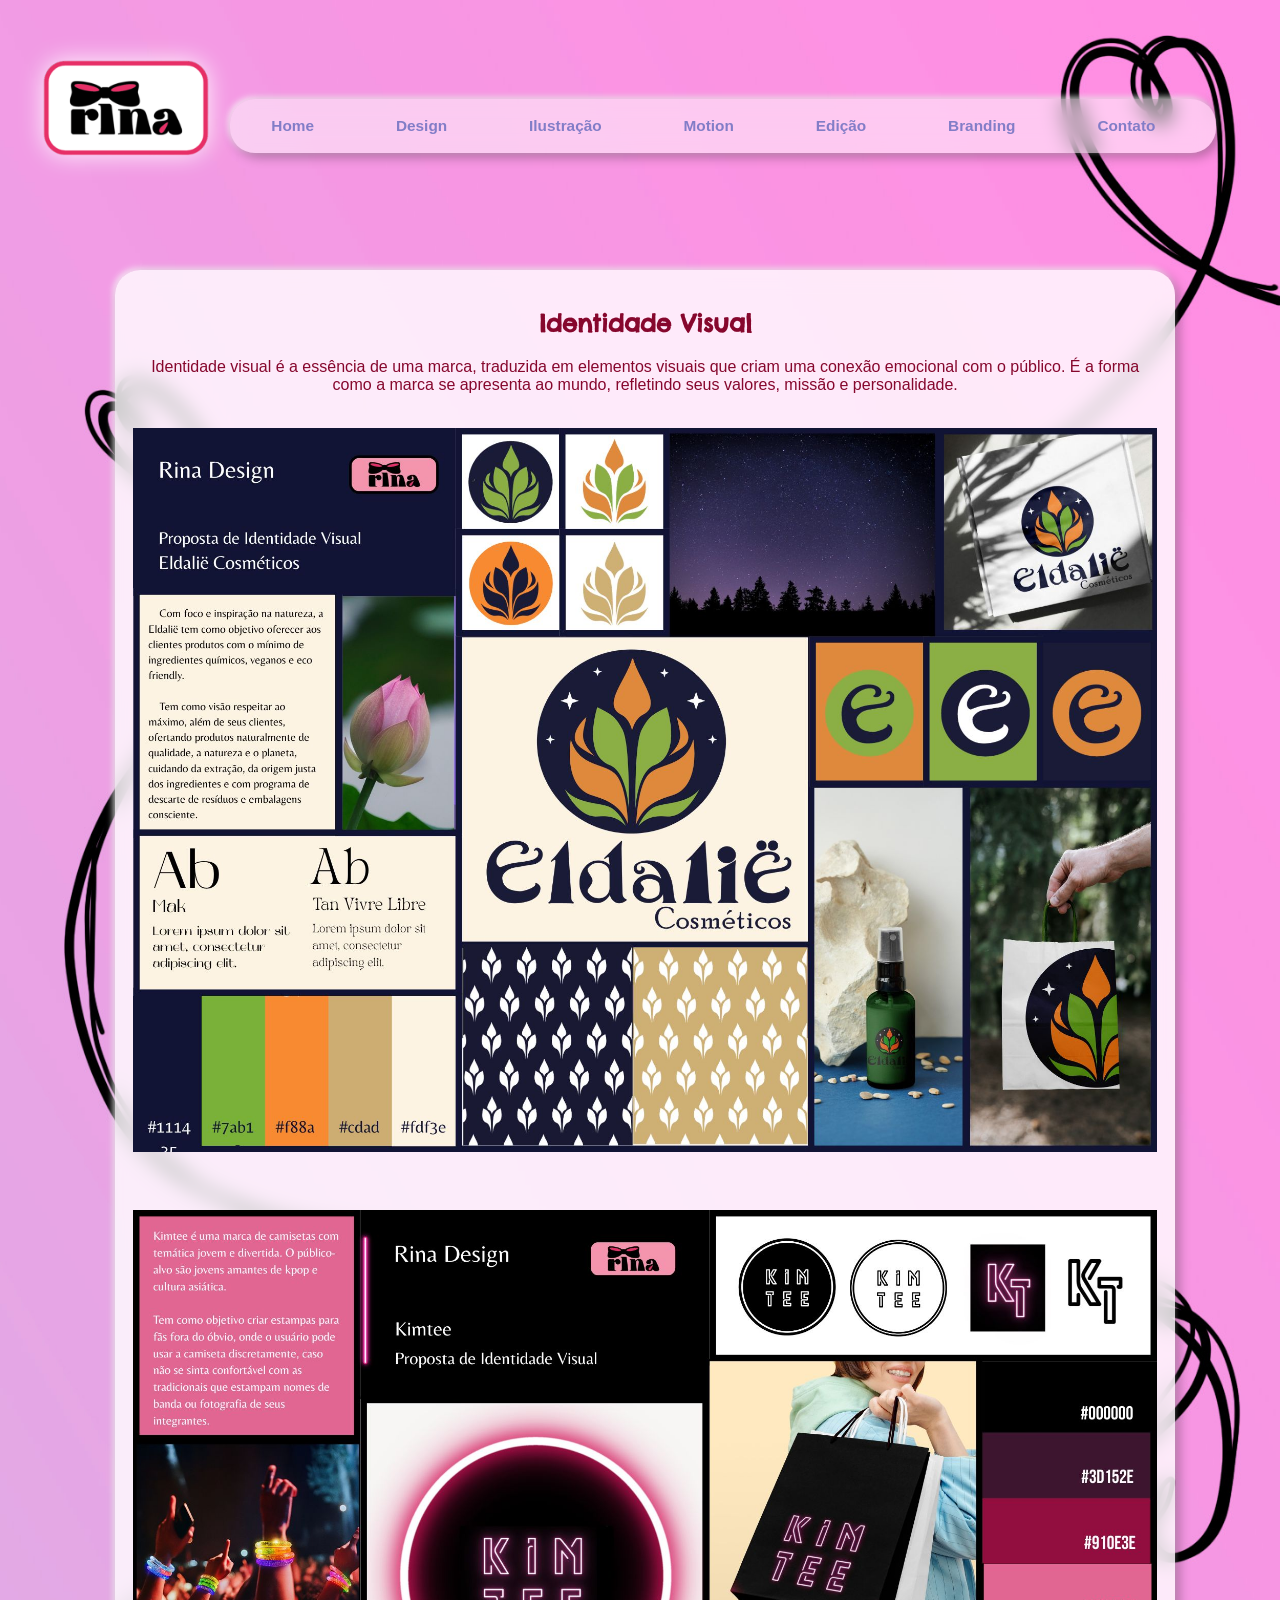
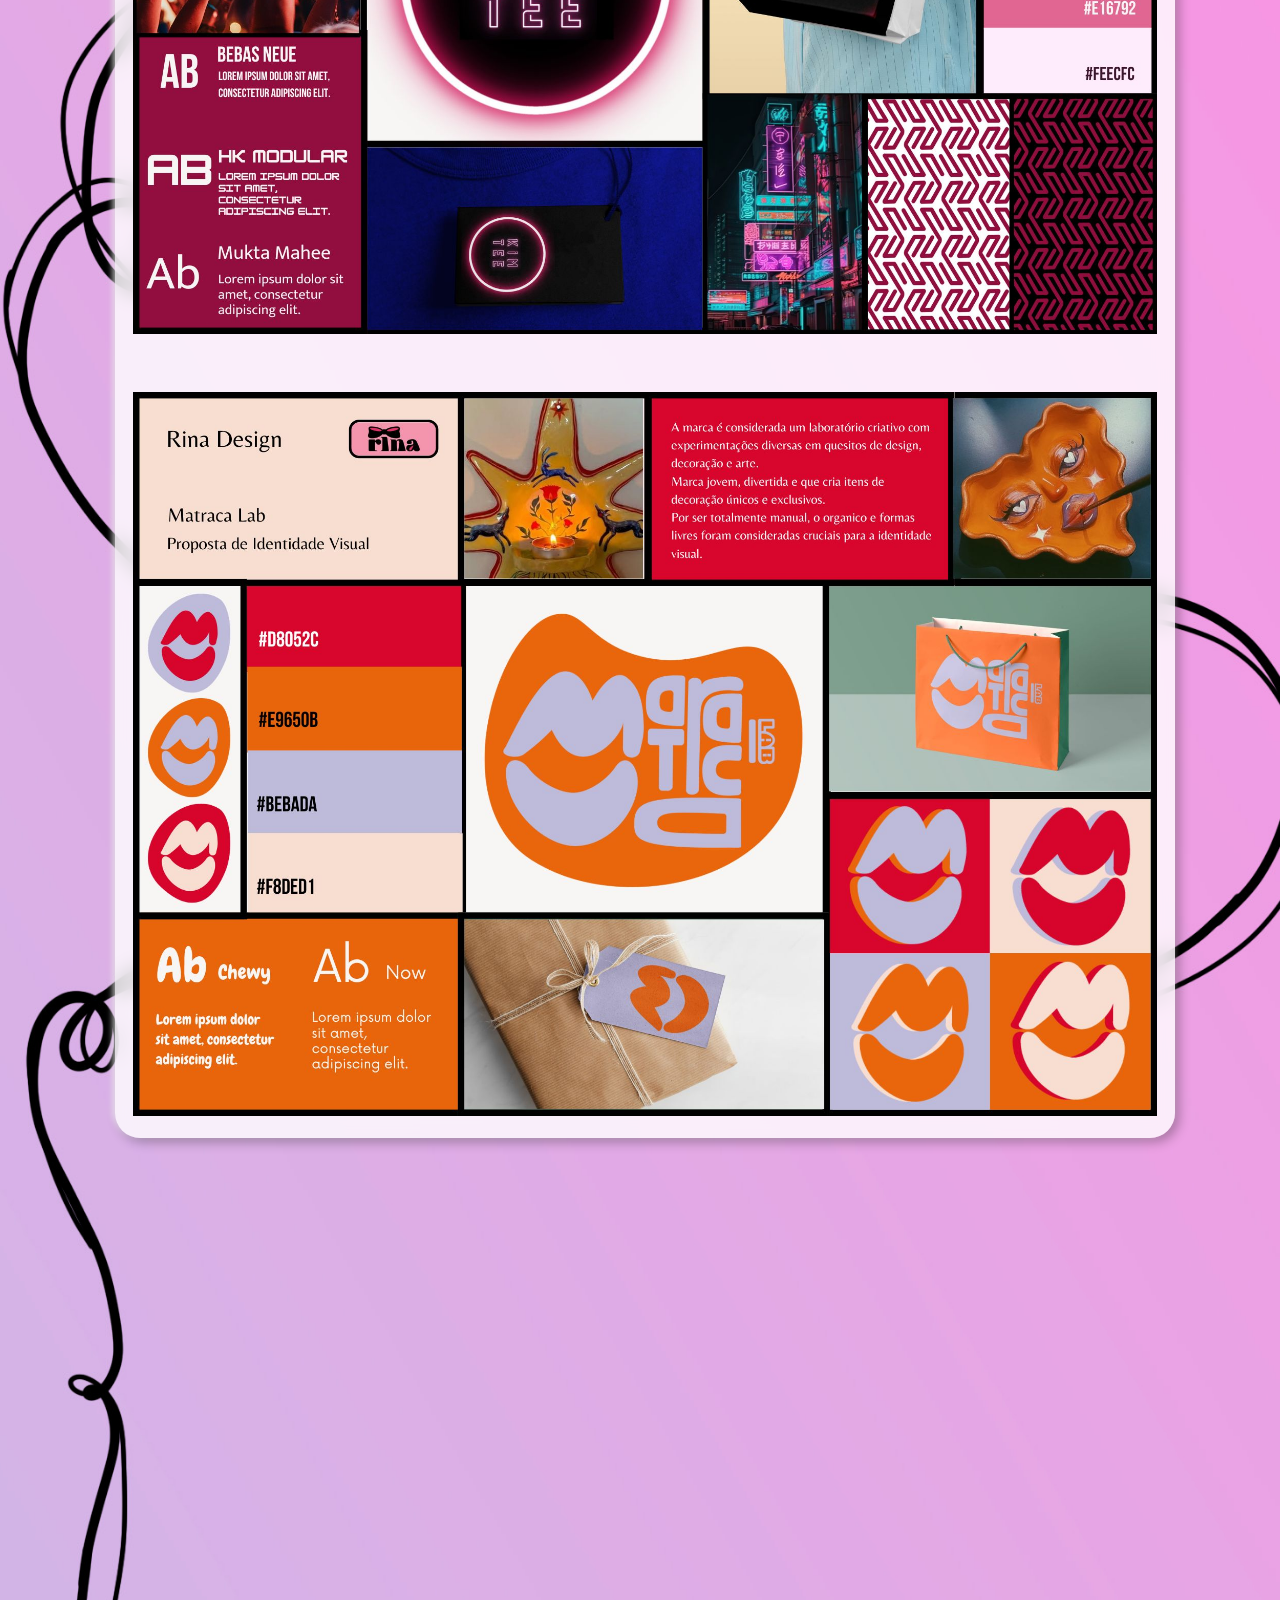
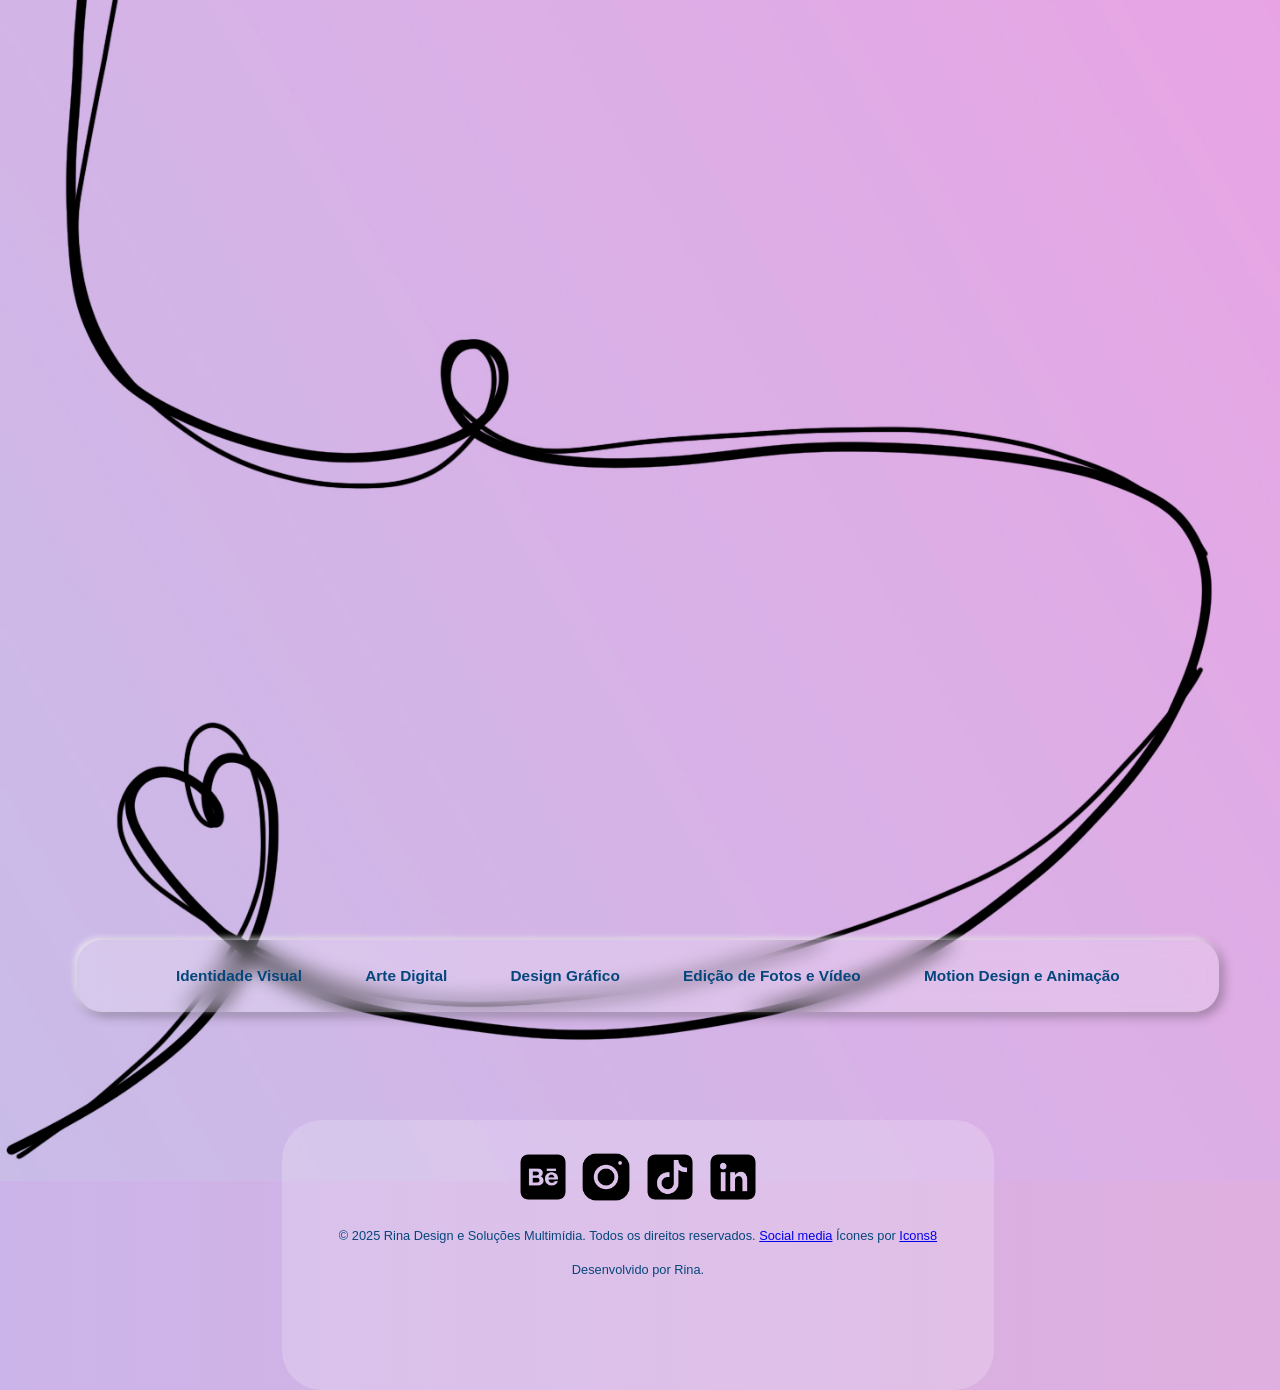
<file: identidade.html>
<!DOCTYPE html>
<html lang="pt-br">
<head>
    <meta charset="UTF-8">
    <meta name="viewport" content="width=device-width, initial-scale=1.0">
    <title>Identidade Visual</title>
    <style>
        @import url('https://fonts.googleapis.com/css2?family=Chelsea+Market&display=swap');
        </style>
    <link rel="stylesheet" href="estilo.css">
     <link rel="icon" type="image/png" sizes="64x64" href="favicon.png">
</head>

<body>

  <div class="logo">
    <a href="index.html"><img src="logo-rina.png" alt="logotipo Rina" width="200px" height="200px"></a>
  </div>


<header class="menu">
  <nav>    
    <!-- Botão hamburguer (mobile) -->
    <button class="hamburguer" id="btn-menu" aria-label="Abrir menu">☰</button>

    <!-- Menu principal -->
    <div class="links" id="menu-links">
    <a href="index.html">Home</a>
    <a href="design.html">Design</a>
    <a href="arte.html">Ilustração</a>
    <a href="motion.html">Motion</a>
    <a href="edicao.html">Edição</a>
    <a href="identidade.html">Branding</a>
    <a href="index.html#final">Contato</a></div>
  </nav>
</header>


    <div class="fundo1">
    <img src="fundo1.jpg" alt="background" class="imagem-fundo">
    </div>

<div class="projetinhos2">
    <nav>        
        <div class="atalhos">
          <a href="identidade.html" class="atalho 1">Identidade Visual</a>
          <a href="arte.html" class="atalho 2">Arte Digital</a>
          <a href="design.html" class="atalho 3">Design Gráfico</a>
          <a href="edicao.html" class="atalho 4">Edição de Fotos e Vídeo</a>
          <a href="motion.html" class="atalho 5">Motion Design e Animação</a>
        </div>
    </nav>
</div>

<div class="intro">
    <p><h2>Identidade Visual</h2></p>
    <p>Identidade visual é a essência de uma marca, traduzida em elementos visuais que criam uma conexão emocional com o público. É a forma como a marca se apresenta ao mundo, refletindo seus valores, missão e personalidade.</p>
    <br>

<img src="imagens/id/1.jpg" alt="Kimtee" width="100%" height="auto">
<br>
<br>
<br>
<br>
<img src="imagens/id/2.jpg" alt="eldalie" width="100%" height="auto">
<br>
<br>
<br>
<br>
<img src="imagens/slider/matraca.jpg" alt="Matraca" width="100%" height="auto">

    <div  class="finalzinho2">

          <a href="https://www.behance.net/rina_art" target="_blank">
          <img src="imagens/icons/behance.png" alt="Behance" width="60"></a>
          <a href="https://www.instagram.com/k_rina_ilustra" target="_blank">
          <img src="imagens/icons/insta.png" alt="Instagram" width="60"></a>
          <a href="https://www.tiktok.com/@k_rina_ilustra" target="_blank">
          <img src="imagens/icons/tiktok.png" alt="TikTok" width="60"></a>
          <a href="https://www.linkedin.com/in/karina-santos-9a9a9a97" target="_blank"><img src="imagens/icons/linkedin.png" alt="LinkedIn" width="60"></a>

        <p>© 2025 Rina Design e Soluções Multimídia. Todos os direitos reservados. <a target="_blank" href="https://icons8.com/icon/eNVlnrYsecPX/envelope">Social media</a> Ícones por <a target="_blank" href="https://icons8.com">Icons8</a></p>
        <p>Desenvolvido por Rina.</p>
    </div>

  <button id="btn-topo" title="Voltar ao topo">
  <img src="imagens/icons/seta-topo.png" alt="Voltar ao topo" />
</button>

<script>

  const btnTopo = document.getElementById('btn-topo'); 
  window.addEventListener('scroll', () => { 
  btnTopo.style.display = window.scrollY > 300 ? 'block' : 'none'; }); 
  btnTopo.addEventListener('click', () => { window.scrollTo({ top: 0, behavior: 'smooth' }); 
});

  const btnMenu = document.getElementById('btn-menu');
  const menuLinks = document.getElementById('menu-links');
  const itemProjetos = document.querySelector('.item-com-submenu');

  btnMenu.addEventListener('click', () => {menuLinks.classList.toggle('ativo');
  });

  itemProjetos.addEventListener('click', () => {
    itemProjetos.classList.toggle('ativo');  });

  const btnProjetos = document.querySelector('.item-com-submenu .projetos-toggle');
  const blocoProjetos = document.querySelector('.item-com-submenu');

  btnProjetos.addEventListener('click', (e) => {e.preventDefault(); // evita navegação
  blocoProjetos.classList.toggle('ativo');});

</script>

  </main>


</body>

</html>
</file>
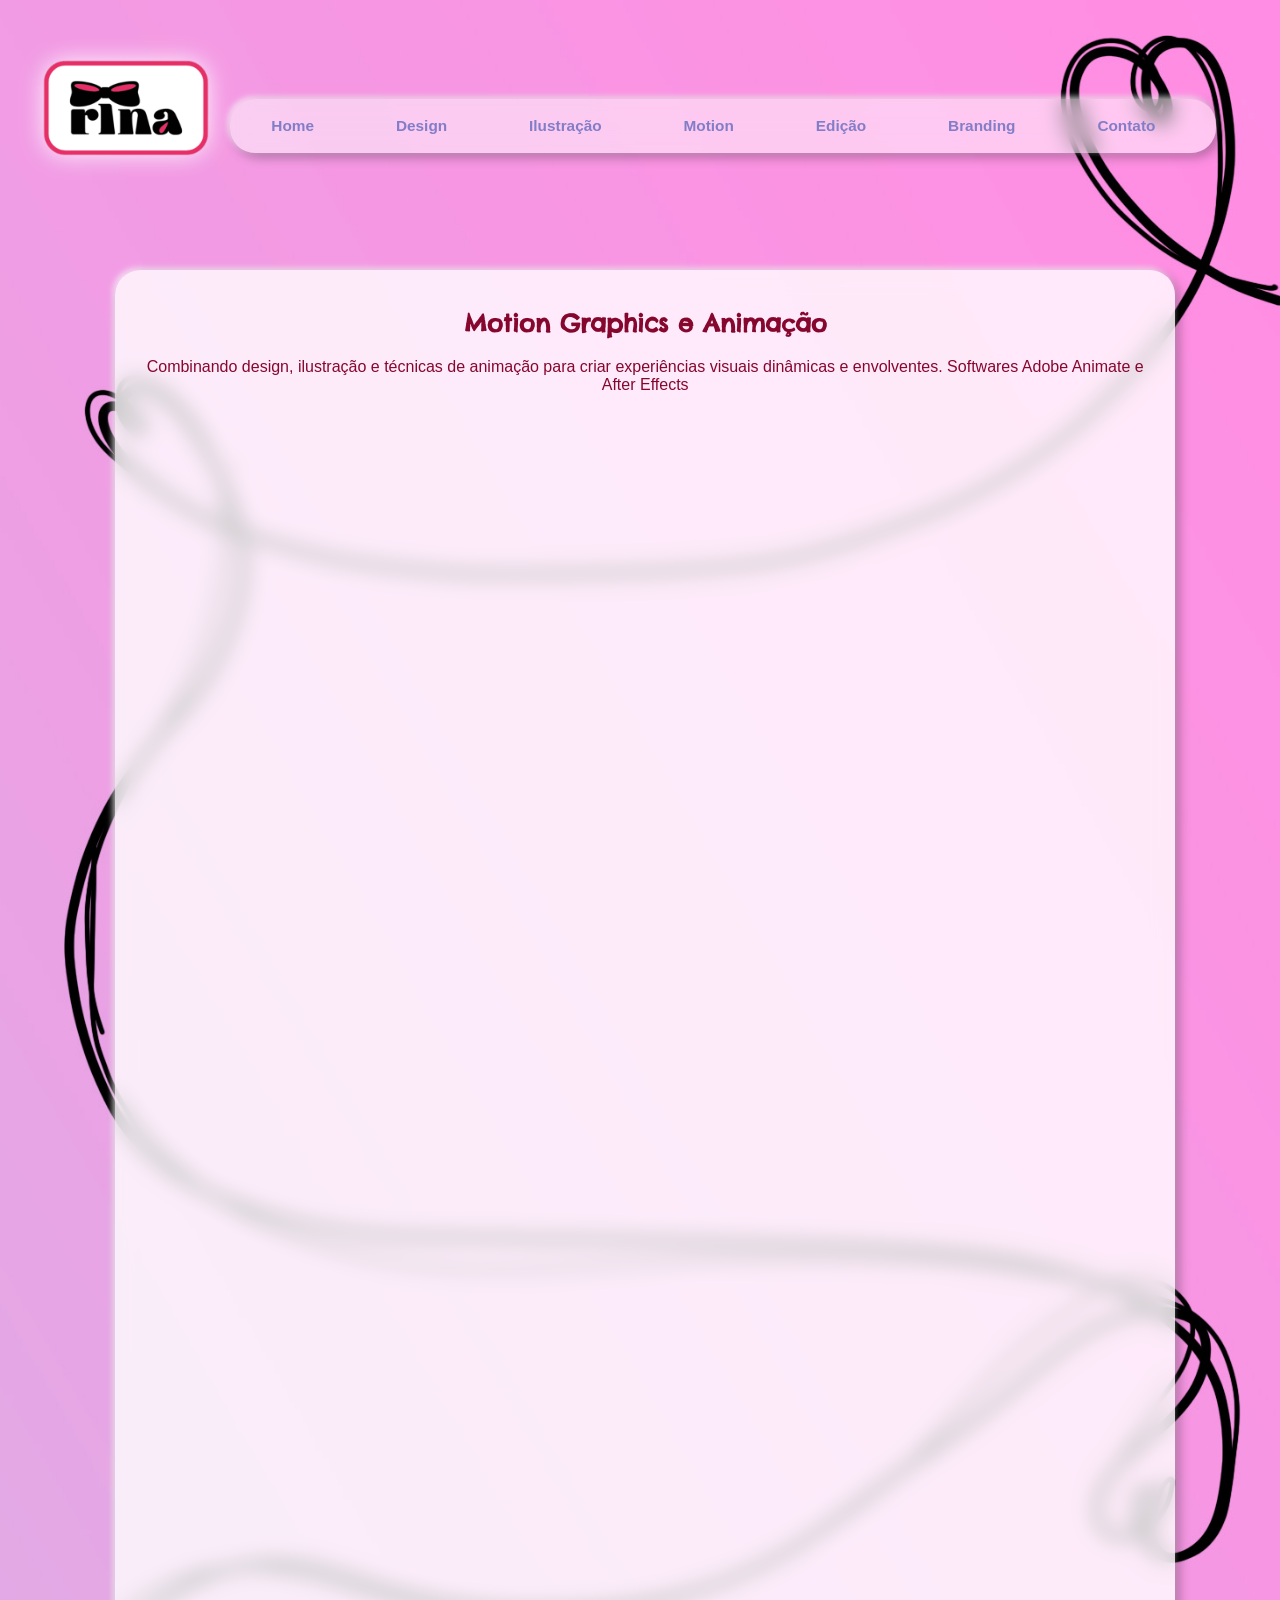
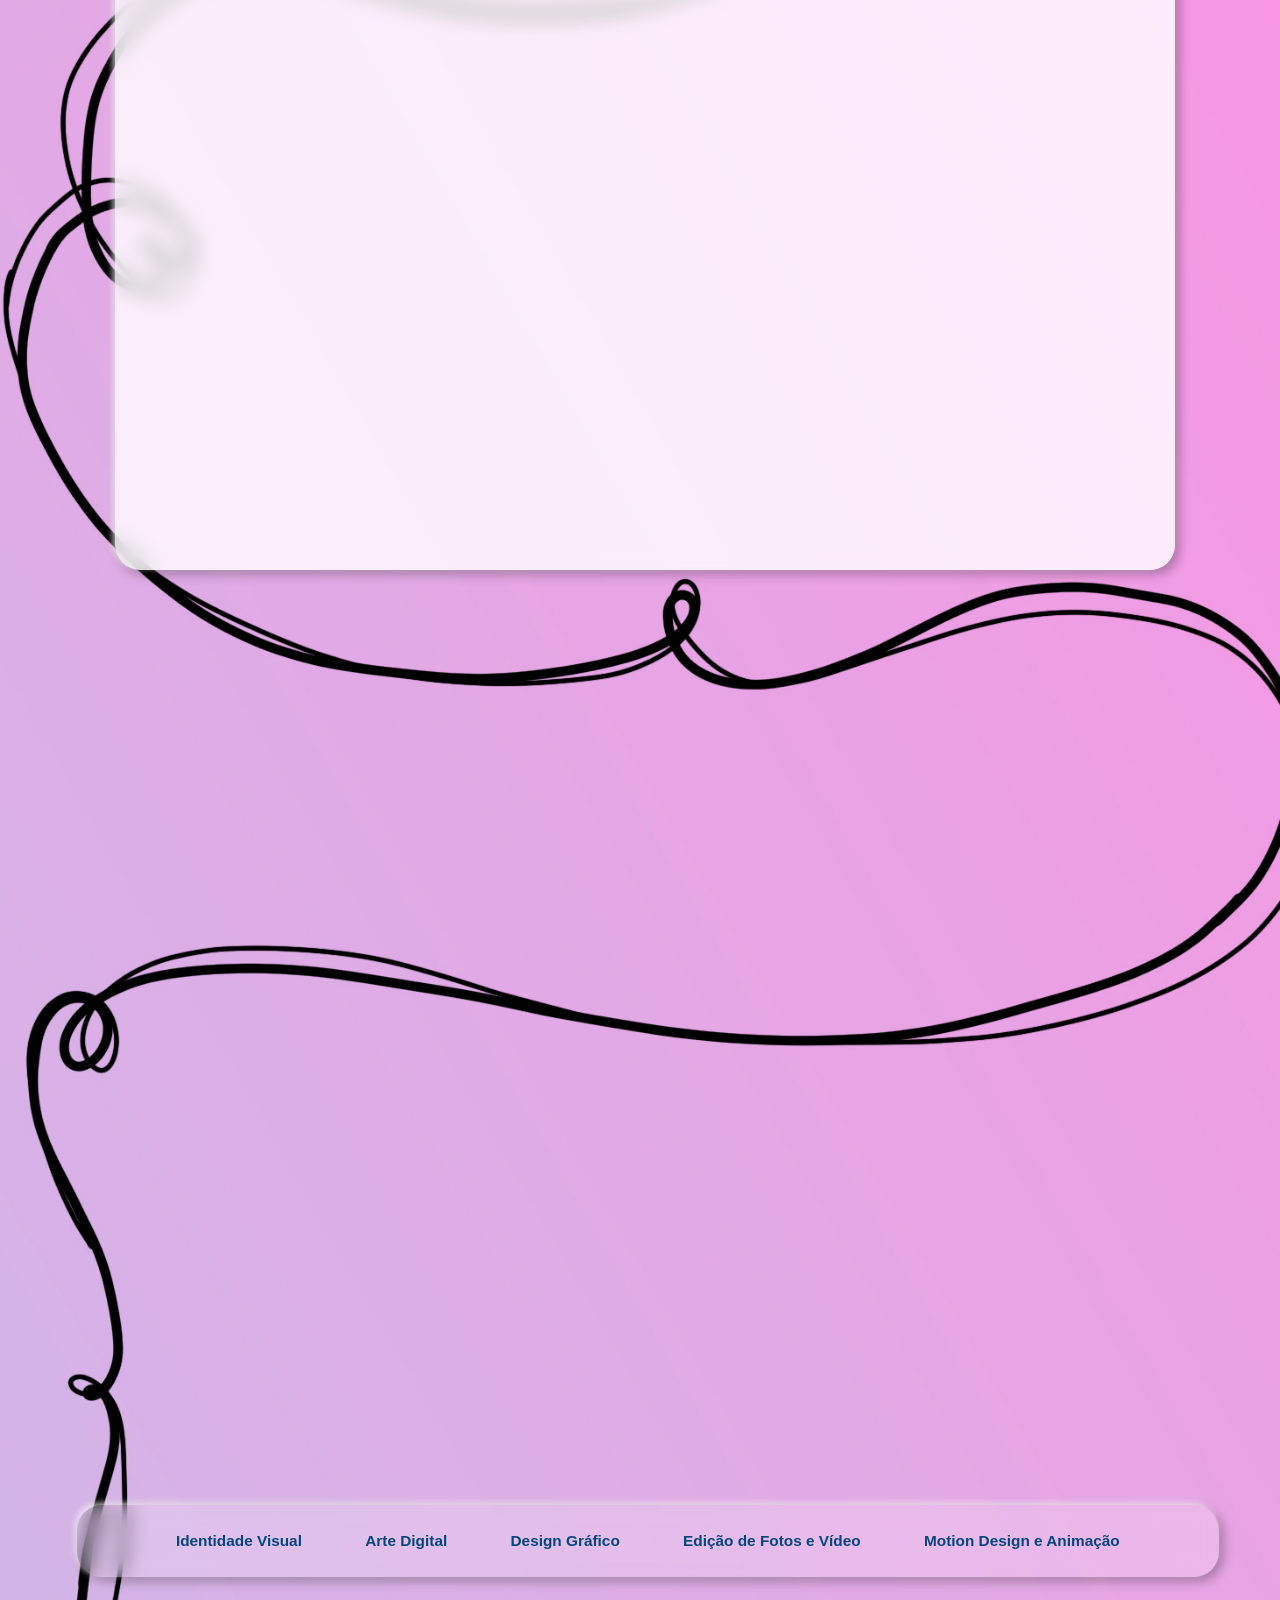
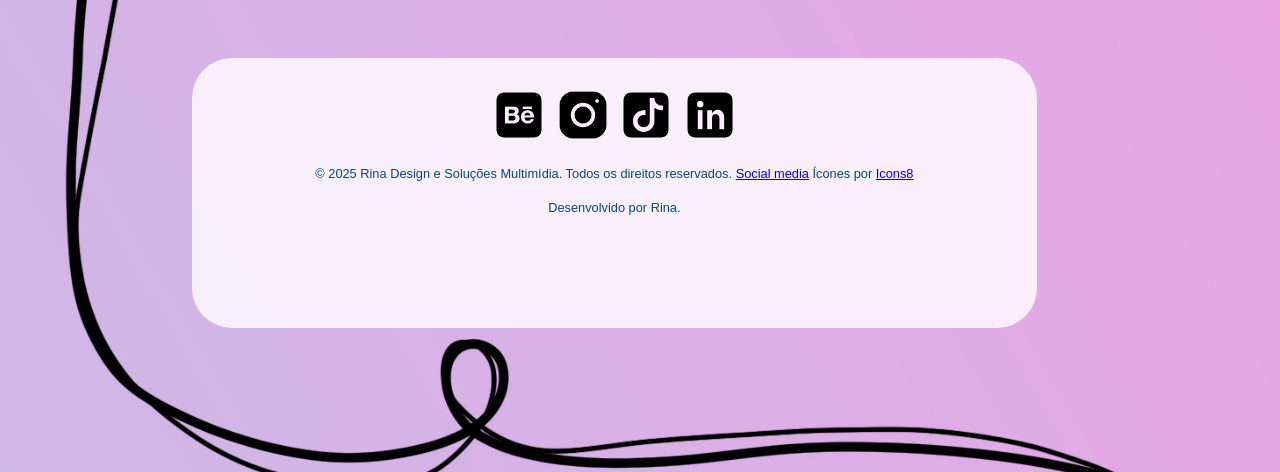
<file: motion.html>
<!DOCTYPE html>
<html lang="pt-br">
<head>
    <meta charset="UTF-8">
    <meta name="viewport" content="width=device-width, initial-scale=1.0">
    <title>Motion Design</title>
    <style>
        @import url('https://fonts.googleapis.com/css2?family=Chelsea+Market&display=swap');
        </style>
    <link rel="stylesheet" href="estilo.css">
     <link rel="icon" type="image/png" sizes="64x64" href="favicon.png">

</head>

  <div class="logo">
    <a href="index.html"><img src="logo-rina.png" alt="logotipo Rina" width="200px" height="200px"></a>
  </div>


<header class="menu">
  <nav>    
    <!-- Botão hamburguer (mobile) -->
    <button class="hamburguer" id="btn-menu" aria-label="Abrir menu">☰</button>

    <!-- Menu principal -->
    <div class="links" id="menu-links">
    <a href="index.html">Home</a>
    <a href="design.html">Design</a>
    <a href="arte.html">Ilustração</a>
    <a href="motion.html">Motion</a>
    <a href="edicao.html">Edição</a>
    <a href="identidade.html">Branding</a>
    <a href="index.html#final">Contato</a></div>
  </nav>
</header>


<body>
    <div class= "fundo6">
        <img src="fundo1.jpg" alt="background" width="100%" height="100%">
        </div>

<div class="projetinhos6">
    <nav>        
        <div class="atalhos">
          <a href="identidade.html" class="atalho 1">Identidade Visual</a>
          <a href="arte.html" class="atalho 2">Arte Digital</a>
          <a href="design.html" class="atalho 3">Design Gráfico</a>
          <a href="edicao.html" class="atalho 4">Edição de Fotos e Vídeo</a>
          <a href="motion.html" class="atalho 5">Motion Design e Animação</a>
        </div>
    </nav>
</div>

<div class="intro">
    <p><h2>Motion Graphics e Animação</h2></p>
    <p>Combinando design, ilustração e técnicas de animação para criar experiências visuais dinâmicas e envolventes. Softwares Adobe Animate e After Effects</p>
<br>
       <iframe width="700" height="400" src="https://www.youtube.com/embed/SKz7drEJGgc?si=4dYLbEUSxwYb1MLY" title="Motion Arara" frameborder="0" allow="accelerometer; autoplay; clipboard-write; encrypted-media; gyroscope; picture-in-picture; web-share" referrerpolicy="strict-origin-when-cross-origin" allowfullscreen></iframe>
<br><br><br>
        <iframe width="700" height="400" src="https://www.youtube.com/embed/98ZpzoeAy60?si=8ktgT31l5N5XqaLQ" title="iron" frameborder="0" allow="accelerometer; autoplay; clipboard-write; encrypted-media; gyroscope; picture-in-picture; web-share" referrerpolicy="strict-origin-when-cross-origin" allowfullscreen></iframe>
<br><br><br>
        <iframe width="700" height="400" src="https://www.youtube.com/embed/6iB5keic04w?si=Gr_x0C3Ox-vmzllP" title="Mar" frameborder="0" allow="accelerometer; autoplay; clipboard-write; encrypted-media; gyroscope; picture-in-picture; web-share" referrerpolicy="strict-origin-when-cross-origin" allowfullscreen></iframe>
<br><br><br>
        <iframe width="700" height="400" src="https://www.youtube.com/embed/LXFn30jGqU4?si=aU95HyeQfuJGYdpR" title="Sonhos a Venda" frameborder="0" allow="accelerometer; autoplay; clipboard-write; encrypted-media; gyroscope; picture-in-picture; web-share" referrerpolicy="strict-origin-when-cross-origin" allowfullscreen></iframe>
</div>


    <div class="finalzinho6">

          <a href="https://www.behance.net/rina_art" target="_blank">
          <img src="imagens/icons/behance.png" alt="Behance" width="60"></a>
          <a href="https://www.instagram.com/k_rina_ilustra" target="_blank">
          <img src="imagens/icons/insta.png" alt="Instagram" width="60"></a>
          <a href="https://www.tiktok.com/@k_rina_ilustra" target="_blank">
          <img src="imagens/icons/tiktok.png" alt="TikTok" width="60"></a>
          <a href="https://www.linkedin.com/in/karina-santos-9a9a9a97" target="_blank"><img src="imagens/icons/linkedin.png" alt="LinkedIn" width="60"></a>
          
        <p>© 2025 Rina Design e Soluções Multimídia. Todos os direitos reservados. <a target="_blank" href="https://icons8.com/icon/eNVlnrYsecPX/envelope">Social media</a> Ícones por <a target="_blank" href="https://icons8.com">Icons8</a></p>
        <p>Desenvolvido por Rina.</p>
    </div>

  <button id="btn-topo" title="Voltar ao topo">
  <img src="imagens/icons/seta-topo.png" alt="Voltar ao topo" />
</button>



<script>
 
  const btnTopo = document.getElementById('btn-topo'); 
  window.addEventListener('scroll', () => { 
  btnTopo.style.display = window.scrollY > 300 ? 'block' : 'none'; }); 
  btnTopo.addEventListener('click', () => { window.scrollTo({ top: 0, behavior: 'smooth' }); 
});

  const btnMenu = document.getElementById('btn-menu');
  const menuLinks = document.getElementById('menu-links');
  const itemProjetos = document.querySelector('.item-com-submenu');

  btnMenu.addEventListener('click', () => {menuLinks.classList.toggle('ativo');
  });

  itemProjetos.addEventListener('click', () => {
    itemProjetos.classList.toggle('ativo');  });

  const btnProjetos = document.querySelector('.item-com-submenu .projetos-toggle');
  const blocoProjetos = document.querySelector('.item-com-submenu');

  btnProjetos.addEventListener('click', (e) => {e.preventDefault(); // evita navegação
  blocoProjetos.classList.toggle('ativo');});

</script>

  </main>


</body>

</html>
</file>
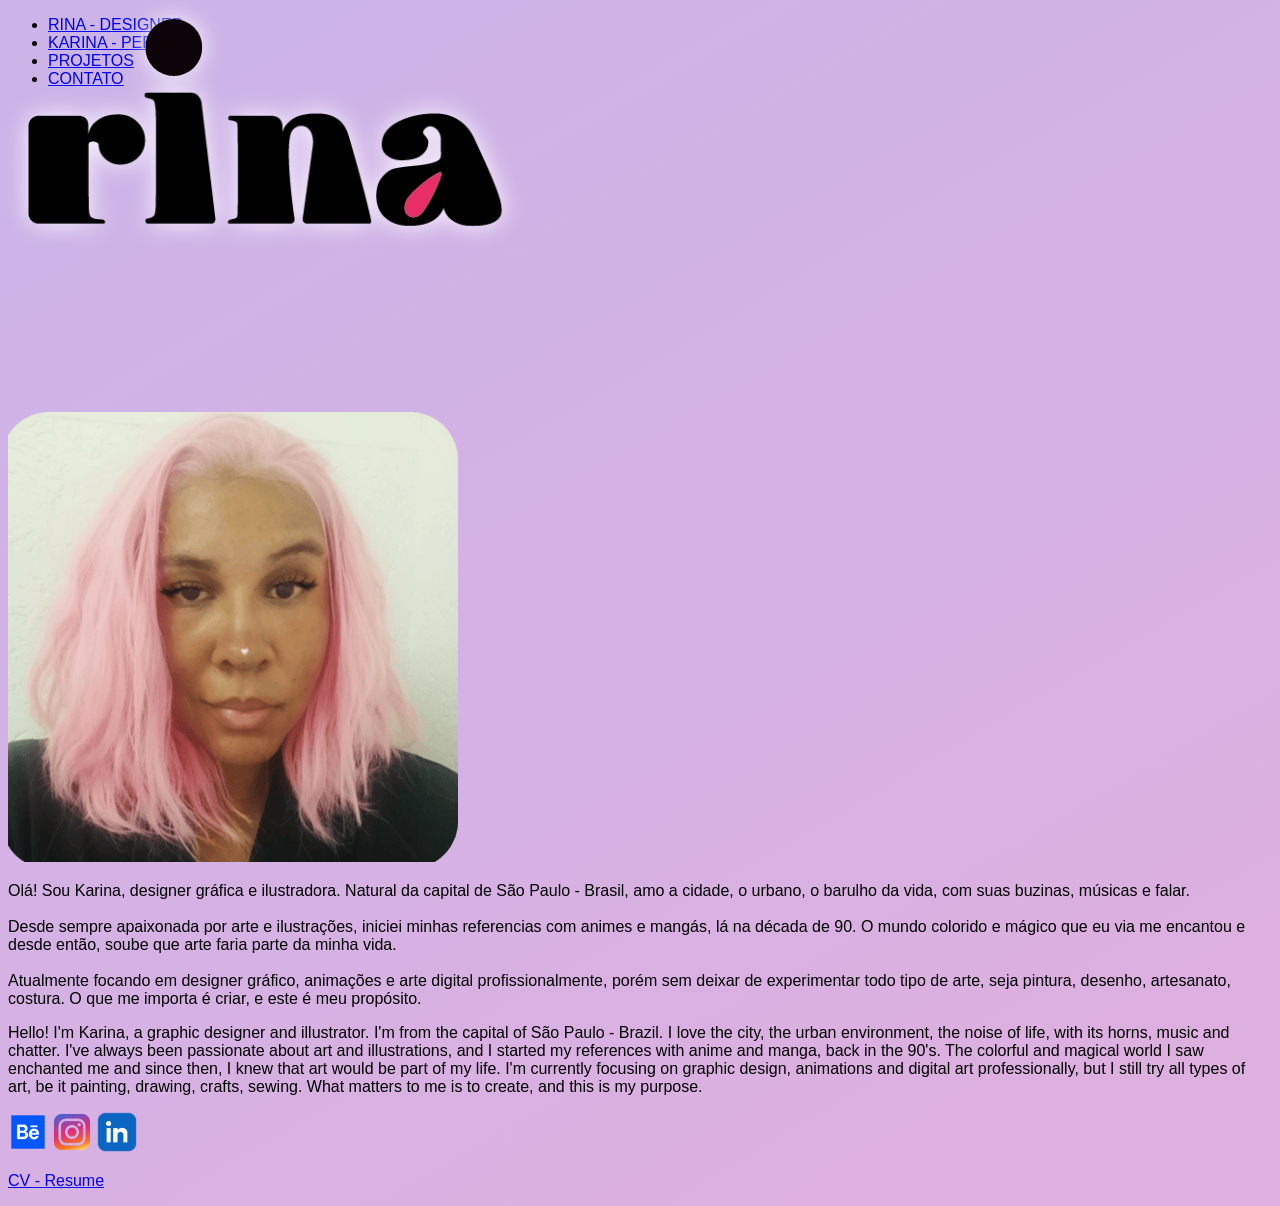
<file: pagina-karina.html>
<!DOCTYPE html>
<html lang="pt-br">
<head>
    <link href="https://fonts.googleapis.com/css2?family=Bebas+Neue&family=Metrophobic&display=swap" rel="stylesheet">
    <link href="https://fonts.googleapis.com/css2?family=Bebas+Neue&family=Metrophobic&display=swap" rel="stylesheet">
    <link href="https://fonts.googleapis.com/css2?family=Rubik+Glitch&display=swap" rel="stylesheet">
    <meta charset="UTF-8">
    <meta name="viewport" content="width=device-width, initial-scale=1.0">
    <link rel="icon" href="favicon.png" type="image/x-icon">
    <title>Karina - Persona</title>
    <link rel="stylesheet" href="estilo.css">
</head>
<body>
    <header>
        <a href="index.html" class="logo">
            <img src="logotipo.png" alt="Logotipo de Rina - Designer">
        </a> 
        <nav>
            <ul class="lista">
                  
                <li>
                    <a href="pagina-rina.html"class="botao-dois">RINA - DESIGNER</a></li>
                <li>
                    <a href="pagina-karina.html"class="botao-dois">KARINA - PERSONA</a></li>
                <li>
                    <a href="projetos.html"class="botao-dois">PROJETOS</a></li>
                <li>
                    <a href="contato.html"class="botao-dois">CONTATO</a></li>
            </ul>
        </nav>
    </header> 
    <div class="conteiner">
        <div class="video-background">
        <video autoplay muted loop playsinline>
        <source
        src="video-background.mp4"
        type="video/mp4">
        </video>
        <div class="overlay"></div>
        </div>
        <video class="video-titulo" autoplay muted>
            <source src="titulo.karina.mp4" type="video/mp4">
        </video>
    </div>
    
    <div class="content">
        
            
        <div class="text-conteiner">

            

            <img src="img-minha-foto.png" alt="Foto briografia" class="eu">

            <p class="text-topo">Olá! Sou Karina, designer gráfica e ilustradora. Natural da capital de São Paulo - Brasil, amo a cidade, o urbano, o barulho da vida, com suas buzinas, músicas e falar. <br><br>
                Desde sempre apaixonada por arte e ilustrações, iniciei minhas referencias com animes e mangás, lá na década de 90. O mundo colorido e mágico que eu via me encantou e desde então, soube que arte faria parte da minha vida. <br><br>
                Atualmente focando em designer gráfico, animações e arte digital profissionalmente, porém sem deixar de experimentar todo tipo de arte, seja pintura, desenho, artesanato, costura. O que me importa é criar, e este é meu propósito.
            </p>
        
        
    </div>

    <div>
        <p class="text-baixo">
            Hello! I'm Karina, a graphic designer and illustrator. I'm from the capital of São Paulo - Brazil. I love the city, the urban environment, the noise of life, with its horns, music and chatter.
            I've always been passionate about art and illustrations, and I started my references with anime and manga, back in the 90's. The colorful and magical world I saw enchanted me and since then, I knew that art would be part of my life.
            I'm currently focusing on graphic design, animations and digital art professionally, but I still try all types of art, be it painting, drawing, crafts, sewing. What matters to me is to create, and this is my purpose.
        </p>
    </div>
    </div> 
    <footer>
        <a href="https://www.behance.net/rina_art"><img src="icone-behance.webp" width="40px" alt="icone do behance" ></a>
        <a href="https://www.instagram.com/rina_puce_pink"><img src="icone-insta.png" width="40px" alt="icone do instagram"></a>
        <a href="https://www.linkedin.com/in/karina-santos-9a9a9a97/"><img src="icone-linkedin.webp" width="40px" alt="icone linkedin"></a>
        <a href="https://www.canva.com/design/DAGjb2WKS_E/bZHB0YNEfcgyJkx_ytWNTQ/edit" class="botao"><p>CV - Resume</p></a>
    </footer>
</body>
</html>
</file>
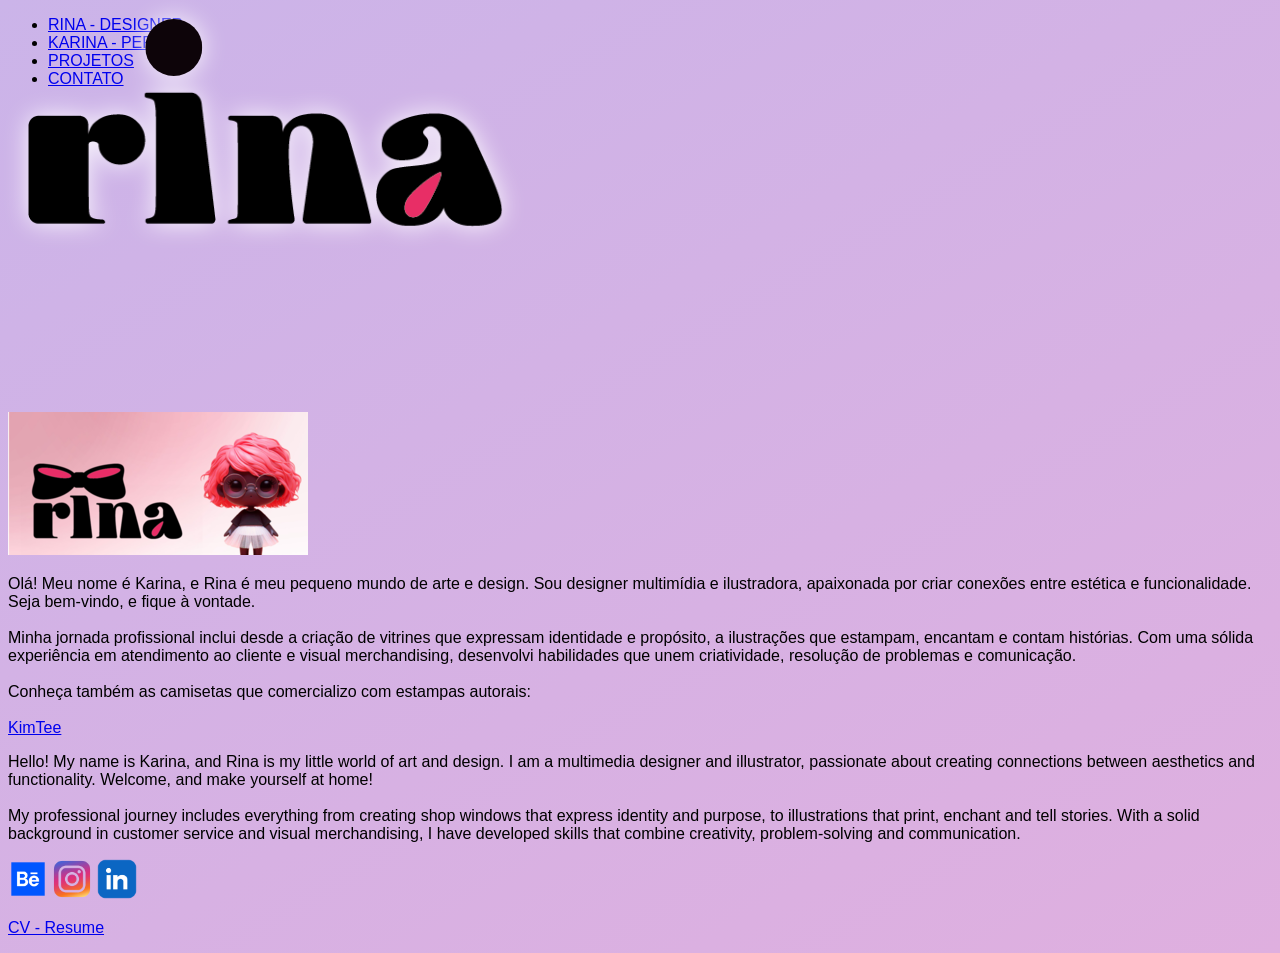
<file: pagina-rina.html>
<!DOCTYPE html>
<html lang="pt-br">
<head>
    <link href="https://fonts.googleapis.com/css2?family=Bebas+Neue&family=Metrophobic&display=swap" rel="stylesheet">
    <link href="https://fonts.googleapis.com/css2?family=Bebas+Neue&family=Metrophobic&display=swap" rel="stylesheet">
    <link href="https://fonts.googleapis.com/css2?family=Rubik+Glitch&display=swap" rel="stylesheet">
    <meta charset="UTF-8">
    <meta name="viewport" content="width=device-width, initial-scale=1.0">
    <link rel="icon" href="favicon.png" type="image/x-icon">
    <title>Rina - Designer</title>
    <link rel="stylesheet" href="estilo.css">
</head>
<body>
    <header>
        <a href="index.html" class="logo">
            <img src="logotipo.png" alt="Logotipo de Rina - Designer">
        </a> 
        <nav>
            <ul class="lista">
                 
                <li>
                    <a href="pagina-rina.html"class="botao-dois">RINA - DESIGNER</a></li>
                <li>
                    <a href="pagina-karina.html"class="botao-dois">KARINA - PERSONA</a></li>
                <li>
                    <a href="projetos.html"class="botao-dois">PROJETOS</a></li>
                <li>
                    <a href="contato.html"class="botao-dois">CONTATO</a></li>
            </ul>
        </nav>
    </header> 
    <div class="conteiner">
        <div class="video-background">
        <video autoplay muted loop playsinline>
        <source
        src="video-background.mp4"
        type="video/mp4">
        </video>
        </div>
        <video class="video-titulo" autoplay muted>
            <source src="titulo.rina.mp4" type="video/mp4">
        </video>
    </div>

    <div class="content">

        <img src="logo-rina-boneca.png" alt="Logotipo completo" class="boneca">
    
        <div class="text-conteiner">
            <p class="text-left">Olá! Meu nome é Karina, e Rina é meu pequeno mundo de arte e design. Sou designer multimídia e ilustradora, apaixonada por criar conexões entre estética e funcionalidade. 
            Seja bem-vindo, e fique à vontade.<br><br>        
            Minha jornada profissional inclui desde a criação de vitrines que expressam identidade e propósito, a ilustrações que estampam, encantam e contam histórias. Com uma sólida experiência em atendimento ao cliente e visual merchandising, desenvolvi habilidades que unem criatividade, resolução de problemas e comunicação.<br><br>       
        
        Conheça também as camisetas que comercializo com estampas autorais:<br><br>

            <a href="https://www.umapenca.com/kimtee" class="kimtee"> KimTee</a>
            </p>
        
          <p class="text-right">
            Hello! My name is Karina, and Rina is my little world of art and design. I am a multimedia designer and illustrator, passionate about creating connections between aesthetics and functionality. Welcome, and make yourself at home!<br><br>
            My professional journey includes everything from creating shop windows that express identity and purpose, to illustrations that print, enchant and tell stories. With a solid background in customer service and visual merchandising, I have developed skills that combine creativity, problem-solving and communication. 
        </p>
    </div>
    </div> 
    <footer>
        <a href="https://www.behance.net/rina_art"><img src="icone-behance.webp" width="40px" alt="icone do behance" ></a>
        <a href="https://www.instagram.com/rina_puce_pink"><img src="icone-insta.png" width="40px" alt="icone do instagram"></a>
        <a href="https://www.linkedin.com/in/karina-santos-9a9a9a97/"><img src="icone-linkedin.webp" width="40px" alt="icone linkedin"></a>
        <a href="https://www.canva.com/design/DAGjb2WKS_E/bZHB0YNEfcgyJkx_ytWNTQ/edit" class="botao"><p>CV - Resume</p></a>
    </footer>  
</body>
</html>
</file>
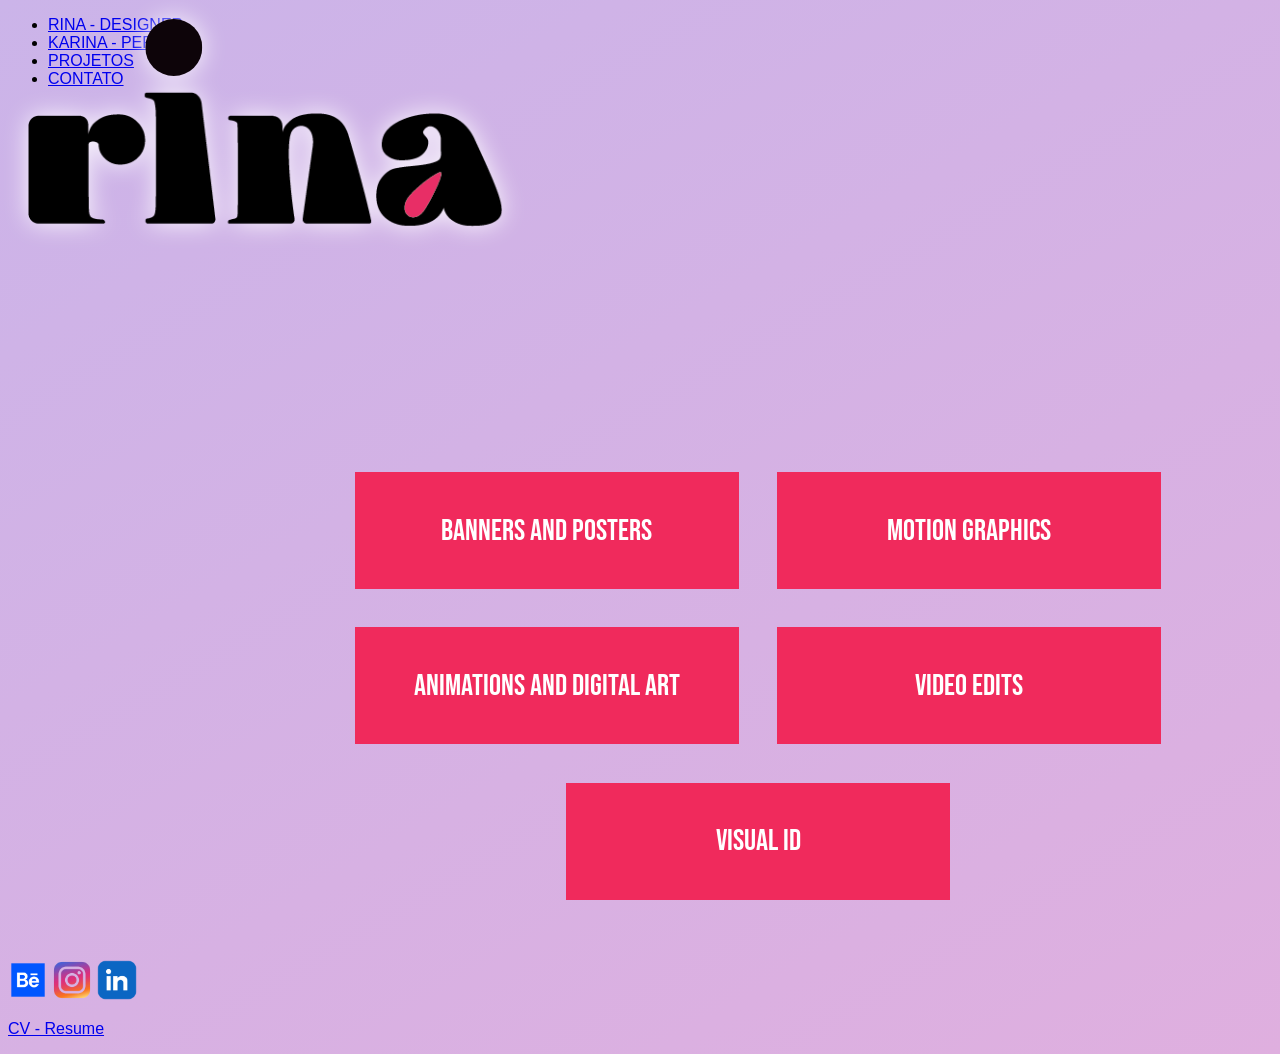
<file: projetos.html>
<!DOCTYPE html>
<html lang="pt-br">
<head>
    <link href="https://fonts.googleapis.com/css2?family=Bebas+Neue&family=Metrophobic&display=swap" rel="stylesheet">
    <link href="https://fonts.googleapis.com/css2?family=Bebas+Neue&family=Metrophobic&display=swap" rel="stylesheet">
    <link href="https://fonts.googleapis.com/css2?family=Rubik+Glitch&display=swap" rel="stylesheet">
    <meta charset="UTF-8">
    <meta name="viewport" content="width=device-width, initial-scale=1.0">
    <link rel="icon" href="favicon.png" type="image/x-icon">
    <title>Projetos</title>
    <link rel="stylesheet" href="estilo.css">
    <style>

        .container {
            display: flex;
            flex-wrap: wrap;
            justify-content: center;
            gap: 3vw;
            width: 100%;
            max-width: 900px;
            margin-top: 60px;
            margin-left:300px;
            margin-bottom: 60px;
        }
    
        .faixa {
            display: flex;
            justify-content: center;
            width: 100%;
           
        }
    
        .botao-retangular {
            display: inline-block;
            width: 30vw;
            height: 13vh;
            background-color: #f02a5c;
            color: white;
            text-align: center;
            line-height: 60px;
            font-family: "Bebas Neue", system-ui;
            font-weight: 100;
            font-style: normal;
            font-size: 30px;
            border: none;
            cursor: pointer;
        }      
    
        .botao-retangular:hover {
            background-color: #1ff927;
        }
        </style>
</head>
<body>
    <header>
        <a href="index.html" class="logo">
            <img src="logotipo.png" alt="Logotipo de Rina - Designer">
        </a>   
        <nav>
            <ul class="lista">
                
                <li>
                    <a href="pagina-rina.html"class="botao-dois">RINA - DESIGNER</a></li>
                <li>
                    <a href="pagina-karina.html"class="botao-dois">KARINA - PERSONA</a></li>
                <li>
                    <a href="projetos.html"class="botao-dois">PROJETOS</a></li>
                <li>
                    <a href="contato.html"class="botao-dois">CONTATO</a></li>
            </ul>
        </nav>
    </header> 
    <div class="conteiner">
        <div class="video-background">
        <video autoplay muted loop playsinline>
        <source
        src="video-background.mp4"
        type="video/mp4">
        </video>
        <div class="overlay"></div>
        </div>
        <video class="video-titulo" autoplay muted>
            <source src="titulo.projects.mp4" type="video/mp4">
        </video>
    </div>
    


    <div class="container">
        
            <a href="banners.html"><button class="botao-retangular">BANNERS AND POSTERS</button></a>
            <a href="motion.html"><button class="botao-retangular">MOTION GRAPHICS</button></a>
            <a href="ilustra.html"><button class="botao-retangular">ANIMATIONS AND DIGITAL ART</button></a>
            <a href="video.html"><button class="botao-retangular">VIDEO EDITS</button></a>
            <a href="visual.html"><button class="botao-retangular">VISUAL ID</button></a>

    </div>

        
    <footer>
        <a href="https://www.behance.net/rina_art"><img src="icone-behance.webp" width="40px" alt="icone do behance" ></a>
        <a href="https://www.instagram.com/rina_puce_pink"><img src="icone-insta.png" width="40px" alt="icone do instagram"></a>
        <a href="https://www.linkedin.com/in/karina-santos-9a9a9a97/"><img src="icone-linkedin.webp" width="40px" alt="icone linkedin"></a>
        <a href="https://www.canva.com/design/DAGjb2WKS_E/bZHB0YNEfcgyJkx_ytWNTQ/edit" class="botao"><p>CV - Resume</p></a>
    </footer>
</body>
</html>
</file>
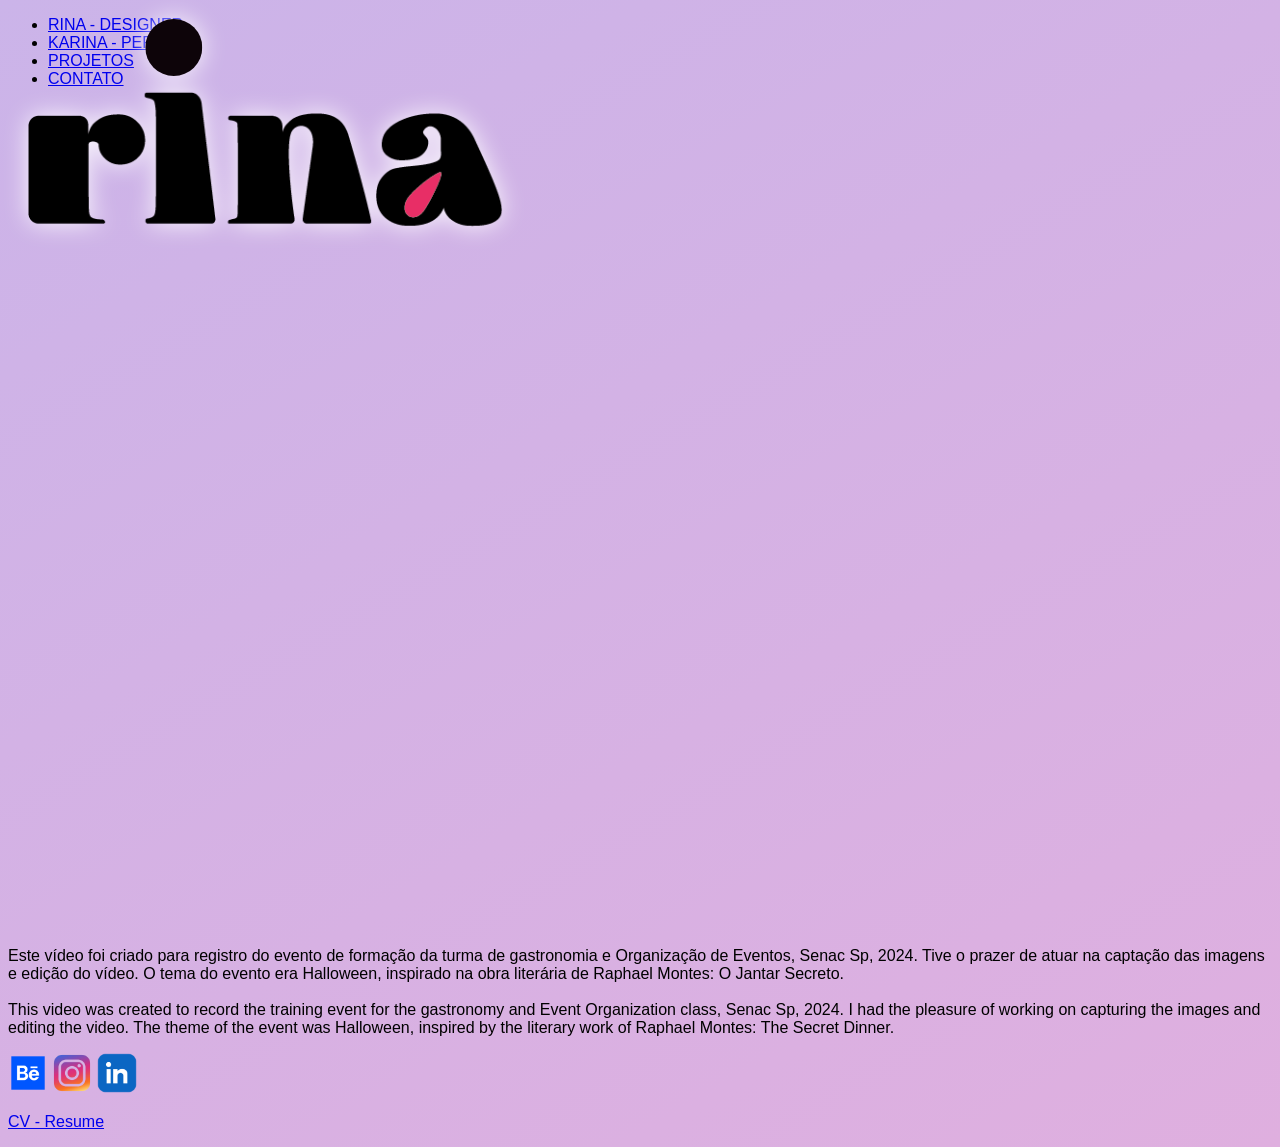
<file: video.html>
<!DOCTYPE html>
<html lang="pt-br">
<head>
    <link href="https://fonts.googleapis.com/css2?family=Bebas+Neue&family=Metrophobic&display=swap" rel="stylesheet">
    <link href="https://fonts.googleapis.com/css2?family=Bebas+Neue&family=Metrophobic&display=swap" rel="stylesheet">
    <link href="https://fonts.googleapis.com/css2?family=Rubik+Glitch&display=swap" rel="stylesheet">
    <meta charset="UTF-8">
    <meta name="viewport" content="width=device-width, initial-scale=1.0">
    <link rel="icon" href="favicon.png" type="image/x-icon">
    <title>Projetos - Edição de Vídeo</title>
    <link rel="stylesheet" href="estilo.css">
</head>
<body>
    <header>
        <a href="index.html" class="logo">
            <img src="logotipo.png" alt="Logotipo de Rina - Designer">
        </a>   
        <nav>
            <ul class="lista">
                
                <li>
                    <a href="pagina-rina.html"class="botao-dois">RINA - DESIGNER</a></li>
                <li>
                    <a href="pagina-karina.html"class="botao-dois">KARINA - PERSONA</a></li>
                <li>
                    <a href="projetos.html"class="botao-dois">PROJETOS</a></li>
                <li>
                    <a href="contato.html"class="botao-dois">CONTATO</a></li>
            </ul>
        </nav>
    </header> 
    <div class="conteiner">
        <div class="video-background">
        <video autoplay muted loop playsinline>
        <source
        src="video-background.mp4"
        type="video/mp4">
        </video>
        <div class="overlay"></div>
        </div>
        <video class="video-titulo" autoplay muted>
            <source src="titulo.video.mp4" type="video/mp4">
        </video>
    </div>
    
    <div class="content">
        <div class="jantar">
        <iframe
            width="820" 
            height="515" 
            src="https://www.youtube.com/embed/6HiBRMWiWiM?si=7ZNuuq6XrSu4a_rd&amp;controls=0" 
            title="Almoço Secreto" frameborder="0" allow="accelerometer; autoplay; clipboard-write; encrypted-media; gyroscope; picture-in-picture; web-share" referrerpolicy="strict-origin-when-cross-origin" allowfullscreen>
            </iframe>
        </div>

        <div class="text-conteiner">
           
            <p class="texto-jantar">
                Este vídeo foi criado  para registro do evento de formação da turma de gastronomia e Organização de Eventos, Senac Sp, 2024. Tive o prazer de atuar na captação das imagens e edição do vídeo. O tema do evento era Halloween, inspirado na obra literária de Raphael Montes: O Jantar Secreto.
                <br>
                <br>
                This video was created to record the training event for the gastronomy and Event Organization class, Senac Sp, 2024. I had the pleasure of working on capturing the images and editing the video. The theme of the event was Halloween, inspired by the literary work of Raphael Montes: The Secret Dinner.
                
            </p>
        
        
    </div>

    <div>
        <p class="text-baixo">
          
        </p>
    </div>
    </div> 

    <button class="botao-topo" id="botaotopo" onclick="voltaraotopo()">Voltar ao Topo</button>

    <script>
        window.onscroll = function() {
        const botao = document.getElementById('botaotopo');
        if (document.documentElement.scrollTop> 100) {
            botao.style.display = "block";
            } else {
                botao.style.display = "none"
            }
        };

        function voltaraotopo () {
            window.scrollTo({ top: 0, behavior: 'smooth'});
        }
    </script>
    
    <footer>
        <a href="https://www.behance.net/rina_art"><img src="icone-behance.webp" width="40px" alt="icone do behance" ></a>
        <a href="https://www.instagram.com/rina_puce_pink"><img src="icone-insta.png" width="40px" alt="icone do instagram"></a>
        <a href="https://www.linkedin.com/in/karina-santos-9a9a9a97/"><img src="icone-linkedin.webp" width="40px" alt="icone linkedin"></a>
        <a href="https://www.canva.com/design/DAGjb2WKS_E/bZHB0YNEfcgyJkx_ytWNTQ/edit" class="botao"><p>CV - Resume</p></a>
    </footer> 
</body>
</html>
</file>
<file: estilo.css>
html {
  scroll-behavior: auto;
}

body {
    font-family: poppins, sans-serif;
    background: linear-gradient(150deg, #cbb4e9, #dfafdf);
}

h2 {
  font-family: "Chelsea Market", system-ui;
}

.logo {
    position: absolute;
    width: 10vw;
    height: 50vh;
    left: 2vw;
    z-index: 1100;
    transition: transform 0.3s ease;
    filter: drop-shadow(0 0 12px rgba(255, 255, 255, 0.9));
}

.logo:hover {
    transform: scale(1.05);
}

.fundo {
    position: absolute;
    top: 0;
    left: 0;    
    background-image: url(interface.jpg);
    background-size: cover;
    background-position: center;
    background-repeat: repeat-y;
    z-index: 0;
    width: 100%;
    height: auto;
    overflow: hidden;
}

.fundo1 {
    position: absolute;
    top: 0;
    left: 0;     
    background-size: cover;
    background-position: center;    
    z-index: 0;
    width: 100%;
    max-height: 520vh; 
    height: auto; 
    overflow: hidden;
}

.fundo2 {
    position: absolute;
    top: 0;
    left: 0;     
    background-size: cover;
    background-position: center;    
    z-index: 0;
    width: 100%;
    max-height: 583vh; 
    height: auto; 
    overflow: hidden;
}

.fundo3 {
    position: absolute;
    top: 0;
    left: 0;     
    background-size: cover;
    background-position: center;    
    z-index: 0;
    width: 100%;
    max-height: 637vh; 
    height: auto; 
    overflow: hidden;
}

.fundo4 {
    position: absolute;
    top: 0;
    left: 0;     
    background-size: cover;
    background-position: center;    
    z-index: 0;
    width: 100%;
    max-height: 645vh; 
    height: auto; 
    overflow: hidden;
}

.fundo5 {
    position: absolute;
    top: 0;
    left: 0;     
    background-size: cover;
    background-position: center;    
    z-index: 0;
    width: 100%;
    max-height: 693vh; 
    height: auto; 
    overflow: hidden;
}

.fundo6 {
    position: absolute;
    top: 0;
    left: 0;     
    background-size: cover;
    background-position: center;    
    z-index: 0;
    width: 100%;
    max-height: 408vh; 
    height: auto;
    overflow: hidden;
}

.imagem-fundo {
  width: 100%;
  height: 100%;
  object-fit: cover; 
}

.mobile-fundo {
    display: none; 
}

.fundo-mobile {
  display: none;
}

.conteudo {
    position: relative;
    z-index: 1;
    font-family: poppins, sans-serif;
    color: #05477c;
}

.intro {
    position: absolute;
    top: 30vh;
    left: 9vw;
    width: 80%;
    padding: 2vh;
    background-color: rgba(255, 255, 255, 0.8);
    backdrop-filter: blur(10px);
    -webkit-backdrop-filter: blur(10px);
    box-shadow: 4px 4px 12px rgba(0, 0, 0, 0.3), -2px -2px 6px rgba(255, 255, 255, 0.8);
    border-radius: 25px;
    text-align: center;
    color: #86072d;
}

.menu {
  position: absolute;
  top: 11vh;
  left: 18vw;
  width: 77%;
  padding: 1vh 0;
  display: flex;
  justify-content: center;
  align-items: center;
  background-color: rgba(255, 255, 255, 0.5);
  backdrop-filter: blur(10px);
  box-shadow: 4px 4px 12px rgba(0, 0, 0, 0.3),
              -2px -2px 6px rgba(255, 255, 255, 0.8);
  border-radius: 25px;
  z-index: 1200;
}

.menu:hover {
  background-color: #fff;
}

.menu nav {
  width: 100%;
  display: flex;
  align-items: center;
  justify-content: space-between;
  padding: 1vh 0;
  position: relative;
}

.hamburguer {
  font-size: 32px;
  background: none;
  border: none;
  cursor: pointer;
  color: #86072d;
  display: none;
}

.links {
  display: flex;
  align-items: center;
  gap: 0;
}

.links > * {
  margin: 0 3.2vw;
  justify-content: center;
}

.links a {
  color: #827dc7;
  text-decoration: none;
  font-size: 1.2vw;
  font-weight: bold;
  transition: color 0.3s ease;
}

.links a:hover {
    color: #86072d;
    transform: scaleX(1.08);
}

.ola {
    font-size: 2.8vw;
    color: #86072d;
    position: absolute;
    top: 26vh;
    left: 5vw;
    width: 42vw;
    z-index: 1100;
    text-align: left;
    font-family: "Chelsea Market", system-ui;
    font-weight: 400;
    font-style: normal;
    text-shadow: 0 0 10px rgba(255, 255, 255, 0.9);
}

.cta {
    padding: 2vh 3vw;
    border-radius: 25px;
    top: 165vh;
    left: 25vw;
    display: inline-block;
    font-size: 1.2vw;
    font-weight: bold;
    color: #fff;
    text-decoration: none;
    background: linear-gradient(135deg, #df517c, #5193be);    
    backdrop-filter: blur(8px);
    -webkit-backdrop-filter: blur(8px);
    border: none;
    box-shadow: 
            4px 4px 10px rgba(112, 20, 82, 0.6),
            -2px -2px 6px rgba(255, 255, 255, 0.4);
    transition: transform 0.3s ease, box-shadow 0.3s ease;
    position: absolute;
    z-index: 1100;
}

.cta2 {
    display: inline-block;
    font-size: 1.2vw;
    font-weight: bold;
    color: #fff;
    text-decoration: none;
    background: linear-gradient(135deg, #df517c, #5193be);  
    backdrop-filter: blur(8px);  
    -webkit-backdrop-filter: blur(8px);
    border: none;
    box-shadow: 
            4px 4px 10px rgba(112, 20, 82, 0.6),
            -2px -2px 6px rgba(255, 255, 255, 0.4);
    transition: transform 0.3s ease, box-shadow 0.3s ease;
    position: absolute;
    z-index: 1100;
    padding: 1.5vh 3vw;
    border-radius: 25px;
    top: 88vh;
    left: 10vw;
}

.loja {
    display: inline-block;
    font-size: 1.2vw;
    font-weight: bold;
    color: #fff;
    text-decoration: none;
    background: linear-gradient(135deg, #df517c, #5193be);
    backdrop-filter: blur(8px);
    -webkit-backdrop-filter: blur(8px);
    border: none;
    border-radius: 20px;
    box-shadow: 
            4px 4px 10px rgba(112, 20, 82, 0.6),
            -2px -2px 6px rgba(255, 255, 255, 0.4);
    transition: transform 0.3s ease, box-shadow 0.3s ease;
    position: absolute;
    padding: 1.5vh 3vw;
    border-radius: 25px;
    top: 88vh;
    left: 25vw;
    z-index: 1100;
}

.cta:hover, .cta2:hover, .loja:hover, .menu:hover, .projetinhos:hover, .projetinhos2:hover {
    transform: translateY(-5px);
    box-shadow: 
            6px 6px 12px rgba(112, 20, 82, 0.8),
            -3px -3px 8px rgba(255, 255, 255, 1.1);
}

.bio {
    position: absolute;
    top: 100vh;
    left: 3vw;
    width: 43vw;
    z-index: 1100;
    font-size: 1.3vw;
    color: #86072d;
    text-align: left;
    font-family: poppins, sans-serif;
    line-height: 1.6;
    background-color: rgba(255, 255, 255, 0.2);
    backdrop-filter: blur(10px);
    -webkit-backdrop-filter: blur(10px);
    padding: 2vh 2vw;
    border-radius: 40px;
}

.foto-bio {
    float: right;
    margin: 0 0 0 0;
    border-radius: 50%;
    box-shadow: 0 0 10px rgba(129, 3, 51, 0.2);     
}

.projetos {
    position: absolute;
    top: 194vh;
    left: 4vw;
    width: 90vw;
    z-index: 1100;
    font-size: 1.3vw;
    color: #86077b;
    text-align: center;
    font-family: poppins, sans-serif;
    line-height: 1.2;
    background-color: rgba(255, 255, 255, 0.2);
    backdrop-filter: blur(10px);
    -webkit-backdrop-filter: blur(10px);
    padding: 1vh 0.5vw;
    border-radius: 40px;
}

.mais-projetos {
    position: absolute;
    top: 310vh;
    left: 20vw;
    width: 50%;
    height: 20vh;
    z-index: 1100;
    line-height: 0.3vh;
    font-size: 1.3vw;
    font-weight: bold;
    color: #05477c;
    text-align: center;
    font-family: poppins, sans-serif;
    line-height: 1.6;
    background-color: rgba(255, 255, 255, 0.2);
    backdrop-filter: blur(10px);
    -webkit-backdrop-filter: blur(10px);
    padding: 1vh 3vw;
    border-radius: 40px;
}

.projetinhos {
    position:absolute;
    top: 337vh;
    left: 6vw;
    width: 85%;
    padding: 3vh;
    display: flex;
    justify-content: center;
    align-items: center;
    background-color: rgba(255, 255, 255, 0.2);
    backdrop-filter: blur(10px);
    -webkit-backdrop-filter: blur(10px);
    box-shadow: 4px 4px 12px rgba(0, 0, 0, 0.3), -2px -2px 6px rgba(255, 255, 255, 0.8);
    border-radius: 25px;
    z-index: 1000;
}

.projetinhos2 {
    position:absolute;
    top: 460vh;
    left: 6vw;
    width: 85%;
    padding: 3vh;
    display: flex;
    justify-content: center;
    align-items: center;
    background-color: rgba(255, 255, 255, 0.2);
    backdrop-filter: blur(10px);
    -webkit-backdrop-filter: blur(10px);
    box-shadow: 4px 4px 12px rgba(0, 0, 0, 0.3),
                -2px -2px 6px rgba(255, 255, 255, 0.8);
    border-radius: 25px;
    z-index: 1000;
}

.projetinhos3 {
    position:absolute;
    top: 523vh;
    left: 6vw;
    width: 85%;
    padding: 3vh;
    display: flex;
    justify-content: center;
    align-items: center;
    background-color: rgba(255, 255, 255, 0.2);
    backdrop-filter: blur(10px);
    -webkit-backdrop-filter: blur(10px);
    box-shadow: 4px 4px 12px rgba(0, 0, 0, 0.3),
                -2px -2px 6px rgba(255, 255, 255, 0.8);
    border-radius: 25px;
    z-index: 1000;
}

.projetinhos4 {
    position:absolute;
    top: 583vh;
    left: 6vw;
    width: 85%;
    padding: 3vh;
    display: flex;
    justify-content: center;
    align-items: center;
    background-color: rgba(255, 255, 255, 0.2);
    backdrop-filter: blur(10px);
    -webkit-backdrop-filter: blur(10px);
    box-shadow: 4px 4px 12px rgba(0, 0, 0, 0.3),
                -2px -2px 6px rgba(255, 255, 255, 0.8);
    border-radius: 25px;
    z-index: 1000;
}

.projetinhos5 {
    position:absolute;
    top: 690vh;
    left: 6vw;
    width: 85%;
    padding: 3vh;
    display: flex;
    justify-content: center;
    align-items: center;
    background-color: rgba(255, 255, 255, 0.2);
    backdrop-filter: blur(10px);
    -webkit-backdrop-filter: blur(10px);
    box-shadow: 4px 4px 12px rgba(0, 0, 0, 0.3),
                -2px -2px 6px rgba(255, 255, 255, 0.8);
    border-radius: 25px;
    z-index: 1000;
}

.projetinhos6 {
    position:absolute;
    top: 345vh;
    left: 6vw;
    width: 85%;
    padding: 3vh;
    display: flex;
    justify-content: center;
    align-items: center;
    background-color: rgba(255, 255, 255, 0.2);
    backdrop-filter: blur(10px);
    -webkit-backdrop-filter: blur(10px);
    box-shadow: 4px 4px 12px rgba(0, 0, 0, 0.3),
                -2px -2px 6px rgba(255, 255, 255, 0.8);
    border-radius: 25px;
    z-index: 1000;
}

.projetinhos nav, .projetinhos2 nav, .projetinhos3 nav, .projetinhos4 nav, .projetinhos5 nav, .projetinhos6 nav {
    display: flex;
    gap: 0.1vw;
    align-items: center;
    justify-content: space-between;
}

.atalhos a {
    margin: 2.3vw;
    color: #05477c;
    text-decoration: none;
    font-size: 1.2vw;
    font-weight: bold;
    transition: color 0.3s ease;
}

.carrossel {
  position: relative;
  width: 72vw;
  height: 92vh;
  margin: auto;
  overflow: hidden;
  z-index: 1200;
  top: 211vh;
}

.galeria {
  position: relative;
  width: 100%;
  height: 100%;
}

.slide {
  position: absolute;
  width: 100%;
  height: 100%;
  opacity: 0;
  transform: scale(0.95);
  transition: opacity 1s ease, transform 1s ease;
  text-align: center;
  pointer-events: none;
}

.slide.ativo {
  opacity: 1;
  transform: scale(1);
  pointer-events: auto;
  z-index: 1;
}

.slide img {
  width: 100%;
  height: 90vh;
  object-fit: cover;
  border-radius: 10px;
  box-shadow: 0 8px 20px rgba(0,0,0,0.2);
}

button.voltar,
button.avancar {
  position: absolute;
  top: 50%;
  transform: translateY(-50%);
  background: rgba(0, 0, 0, 0.3);
  color: white;
  border: none;
  font-size: 28px;
  padding: 10px 14px;
  border-radius: 50%;
  cursor: pointer;
  z-index: 2;
}

.voltar { 
  left: 10px; 
}
.avancar { 
  right: 10px; 
}

.final {
    position: absolute;
    top: 365vh;
    left: 43vw;
    width: 43%;
    height: 95vh;
    z-index: 1100;
    line-height: 0.3vh;
    font-size: 1.3vw;
    font-weight: semi-bold;
    color: #05477c;
    text-align: center;
    font-family: poppins, sans-serif;
    line-height: 1.6;
    background-color: rgba(255, 255, 255, 0.2);
    backdrop-filter: blur(10px);
    -webkit-backdrop-filter: blur(10px);
    padding: 3vh 3vw;
    border-radius: 40px;
}

.finalzinho {
    position: absolute;
    top: 470vh;
    left: 43vw;
    width: 28%;
    height: 15vh;
    z-index: 1100;
    line-height: 0.3vh;
    font-size: 1vw;
    font-weight: semi-bold;
    color: #05477c;
    text-align: center;
    font-family: poppins, sans-serif;
    line-height: 1.6;
    background-color: rgba(255, 255, 255, 0.2);
    backdrop-filter: blur(10px);
    -webkit-backdrop-filter: blur(10px);
    padding: 3vh 3vw;
    border-radius: 40px;
    text-decoration: none;
}

.finalzinho2 {
    position: absolute;
    top: 450vh;
    left: 13vw;
    width: 60%;
    height: 24vh;
    z-index: 1100;
    line-height: 0.3vh;
    font-size: 1vw;
    font-weight: semi-bold;
    color: #05477c;
    text-align: center;
    font-family: poppins, sans-serif;
    line-height: 1.6;
    background-color: rgba(255, 255, 255, 0.2);
    backdrop-filter: blur(10px);
    -webkit-backdrop-filter: blur(10px);
    padding: 3vh 3vw;
    border-radius: 40px;
    text-decoration: none;
}

.finalzinho3 {
    position: absolute;
    top: 513vh;
    left: 13vw;
    width: 60%;
    height: 24vh;
    z-index: 1100;
    line-height: 0.3vh;
    font-size: 1vw;
    font-weight: semi-bold;
    color: #05477c;
    text-align: center;
    font-family: poppins, sans-serif;
    line-height: 1.6;
    background-color: rgba(255, 255, 255, 0.8);
    backdrop-filter: blur(10px);
    -webkit-backdrop-filter: blur(10px);
    padding: 3vh 3vw;
    border-radius: 40px;
    text-decoration: none;
}

.finalzinho4 {
    position: absolute;
    top: 570vh;
    left: 13vw;
    width: 60%;
    height: 24vh;
    z-index: 1100;
    line-height: 0.3vh;
    font-size: 1vw;
    font-weight: semi-bold;
    color: #05477c;
    text-align: center;
    font-family: poppins, sans-serif;
    line-height: 1.6;
    background-color: rgba(255, 255, 255, 0.8);
    backdrop-filter: blur(10px);
    -webkit-backdrop-filter: blur(10px);
    padding: 3vh 3vw;
    border-radius: 40px;
    text-decoration: none;
}

.finalzinho5 {
    position: absolute;
    top: 705vh;
    left: 15vw;
    width: 60%;
    height: 24vh;
    z-index: 1100;
    line-height: 0.3vh;
    font-size: 1vw;
    font-weight: semi-bold;
    color: #05477c;
    text-align: center;
    font-family: poppins, sans-serif;
    line-height: 1.6;
    background-color: rgba(255, 255, 255, 0.8);
    backdrop-filter: blur(10px);
    -webkit-backdrop-filter: blur(10px);
    padding: 3vh 3vw;
    border-radius: 40px;
    text-decoration: none;
}

.finalzinho6 {
    position: absolute;
    top: 362vh;
    left: 15vw;
    width: 60%;
    height: 24vh;
    z-index: 1100;
    line-height: 0.3vh;
    font-size: 1vw;
    font-weight: semi-bold;
    color: #05477c;
    text-align: center;
    font-family: poppins, sans-serif;
    line-height: 1.6;
    background-color: rgba(255, 255, 255, 0.8);
    backdrop-filter: blur(10px);
    -webkit-backdrop-filter: blur(10px);
    padding: 3vh 3vw;
    border-radius: 40px;
    text-decoration: none;
}

.final img {
  transition: transform 0.3s ease;
}

.final img:hover {
  transform: scale(1.1);
}

#btn-topo {
    display: none;
    position: fixed;
    bottom: 2vh;
    right: 1vw;
    background: transparent;
    border: none;
    cursor: pointer;
    z-index: 1200;
    padding: 0;    
    animation: flutuar 3s ease-in-out infinite;
}

#btn-topo img {
  width: 44px;
  height: 44px;
  opacity: 0.8;
  pointer-events: none;
  transition: transform 0.3s ease, opacity 0.3s ease;
}


@keyframes flutuar {
  0%, 100% {
    transform: translateY(0);
  }
  50% {
    transform: translateY(-5px);
  }
}

#bio, #projetos, #final {
  scroll-margin-top: 100px;
}

@media (max-width: 768px) {
    
  .body {
    background: rgb(235, 196, 226);
    height: fit-content;
    font-size: clamp(15px, 4vw, 20px);
  }
  
  html, body {
    background: linear-gradient(100deg, #f8cfe4 0%, #b3e0ff 100%) !important;
  }

  .logo {
    width: 20vw;
    height: 30vh;
    left: 2vw;
    top: 7vh;
  }

  .fundo, .fundo1, .fundo2, .fundo3, .fundo4, .fundo5, .fundo6 {
    display: none; 
    }

  .mobile-fundo {
    display: block; 
    position: absolute;
    top: 0;
    left: 0;
    width: 100vw;
    height: 100vh; 
    object-fit: cover; 
    z-index: -1; 
  }

  .fundo-mobile {
    display: block; 
    position: absolute;
    left: 0;
    top: 410vh;
    width: 100vw;
    height: 60vh; 
    object-fit: cover; 
    z-index: -1; 
  }

  .ola {
    font-size: 5vw; 
    top: 32vh; 
    left: 7vw;
    width: 43vw; 
  }

  .cta, .cta2 {
    padding: 3vh 6vw;
    font-size: 3.7vw; 
    top: 80vh; 
    left: 37vw;
  }

  .loja {
      font-size: 3.7vw; 
      padding: 3vh 6vw; 
      top: 80vh; 
      left: 6vw;
  }

  .bio {
    width: 80vw; 
    font-size: 3.8vw; 
    top: 104vh; 
    left: 6vw;
    text-align: left; 
  }

  .intro {
    top: 30vh; 
    left: 3vw; 
    width: 90%; 
    padding: 3vh 2vw; 
    font-size: 3.5vw; 
    height: relative; 
  }

  .menu {
    position: fixed;
    top: 0;
    left: 0;
    width: 100%;
    padding: 1vh 0;
    border-radius: 0;
    box-shadow: none;
    background-color: rgba(255, 255, 255, 0.2);
    backdrop-filter: blur(6px);
    flex-direction: column;
    align-items: center;
    z-index: 1100;
    height: fit-content; 
  }

  .menu nav {
    justify-content: center;
    flex-direction: column;
    align-items: center;
    height: fit-content;
    z-index: 1100;
  }

  .hamburguer {
    display: block;
    font-size: 8vw;
    margin-bottom: 1vh;
  }

  .links {
    display: none;
    flex-direction: column;
    gap: 16px;
    padding: 16px 0;
  }

  .links.ativo {
    display: flex; 
  }

  .links a {
    font-size: 16px;
  }

  .projetos {
    width: 80vw; 
    font-size: 3.8vw; 
    top: 175vh; 
    left: 6vw;
    padding: 1.5vh 2vw; 
  }

  .mais-projetos {
    width: 80vw; 
    font-size: 3.7vw; 
    top: 240vh; 
    left: 6vw;
    padding: 2vh 2vw; 
  }

  .projetinhos {
    width: 62vw; 
    font-size: 3.7vw; 
    top: 270vh; 
    left: 15vw;
    padding: 3vh 2vw; 
    height: auto; 
    flex-direction: column; 
    display: flex;
    align-items: center; 
  }  

  .atalhos a {
    font-size: 3.7vw; 
    margin: 2vh;
    flex-direction: column;
    justify-content: center;
    display: flex;
    gap: 2.3vh; 
    text-align: center; 
  }

  .projetinhos2, .projetinhos3, .projetinhos4, .projetinhos5, .projetinhos6 {
      display: none; 
  }

  .carrossel {
    width: 90vw; 
    height: 40vh; 
    top: 195vh; 
  }

  .galeria {
    height: 100%; 
  }

  .slide {
    height: 100%; 
    transform: scale(1);
  }

  .slide img {
    width: 100%;
    height: auto;
    object-fit: cover; 
    border-radius: 10px;
    box-shadow: 0 4px 10px rgba(0,0,0,0.2);
  }

  iframe {
    width: 80vw; 
    height: auto;
    max-width: 100%;
    border: none;
    display: block;
    margin-left: auto;
    margin-right: auto;
 }

  .final {
    width: 80vw; 
    font-size: 3.8vw; 
    top: 305vh; 
    left: 6vw;
    padding: 3.5vh 2vw; 
    height: auto; 
  }

  .finalzinho, .finalzinho2, .finalzinho3, .finalzinho4, .finalzinho5, .finalzinho6 {
    width: 80vw; 
    font-size: 3vw; 
    padding: 3.5vh 2vw; 
    height: auto; 
  }

  .finalzinho {
    top: 410vh; 
    left: 6vw;
    margin-bottom: 1vh;
  }

  .finalzinho2 {
    top: 140vh; 
    left: 3vw;
    margin-bottom: 1vh;
  }

  .finalzinho3 {
    top: 160vh; 
    left: 3vw;
    margin-bottom: 1vh;
  }

  .finalzinho4 {
    top: 180vh; 
    left: 3vw;
    margin-bottom: 1vh;
  }

  .finalzinho5 {
    top: 230vh; 
    left: 5vw;
    margin-bottom: 1vh;
  }

  .finalzinho6 {
    top: 170vh; 
    left: 6vw;
    margin-bottom: 1vh;
  }

  #btn-topo {
    display: block; 
    z-index: 1200; 
  }

  #btn-topo:hover img {
  transform: scale(1.1);
  opacity: 1;
  }

  #btn-topo img {
    width: 50px;
    height: 50px;
  }
}
</file>
